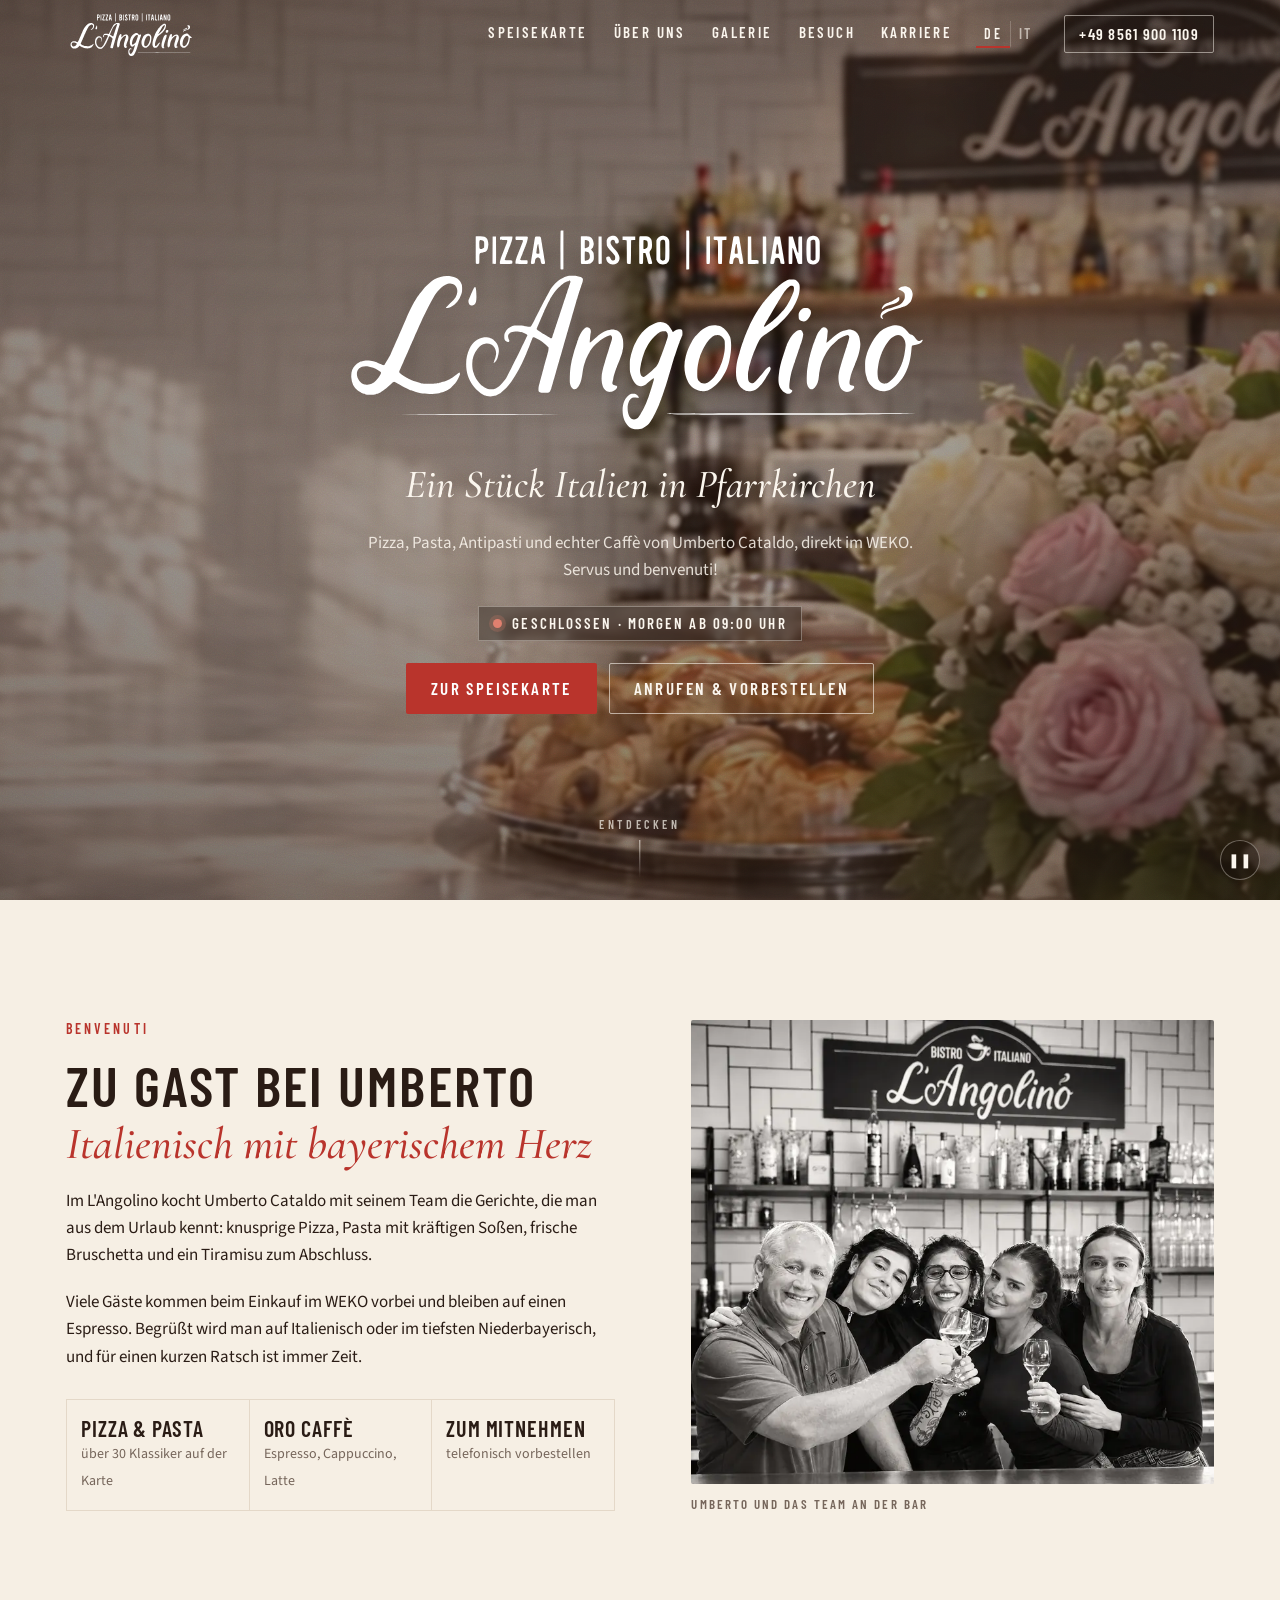
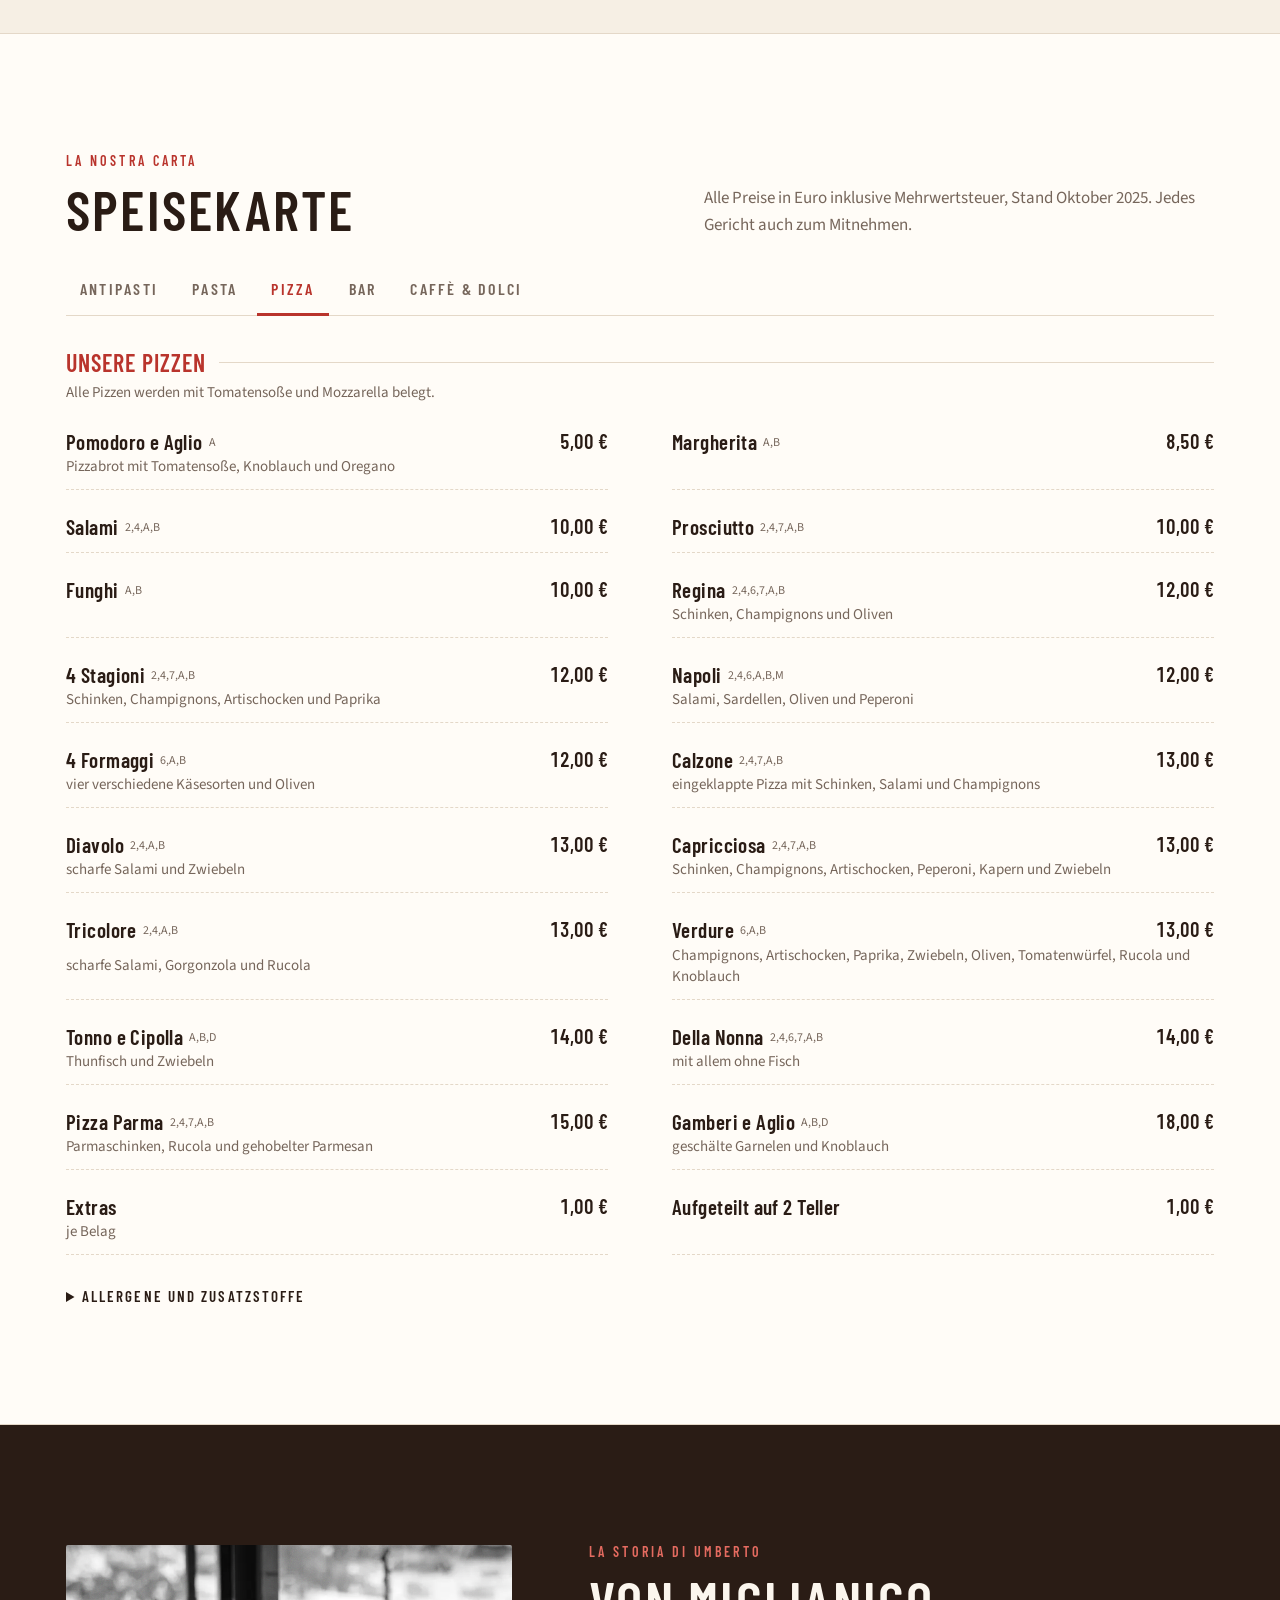
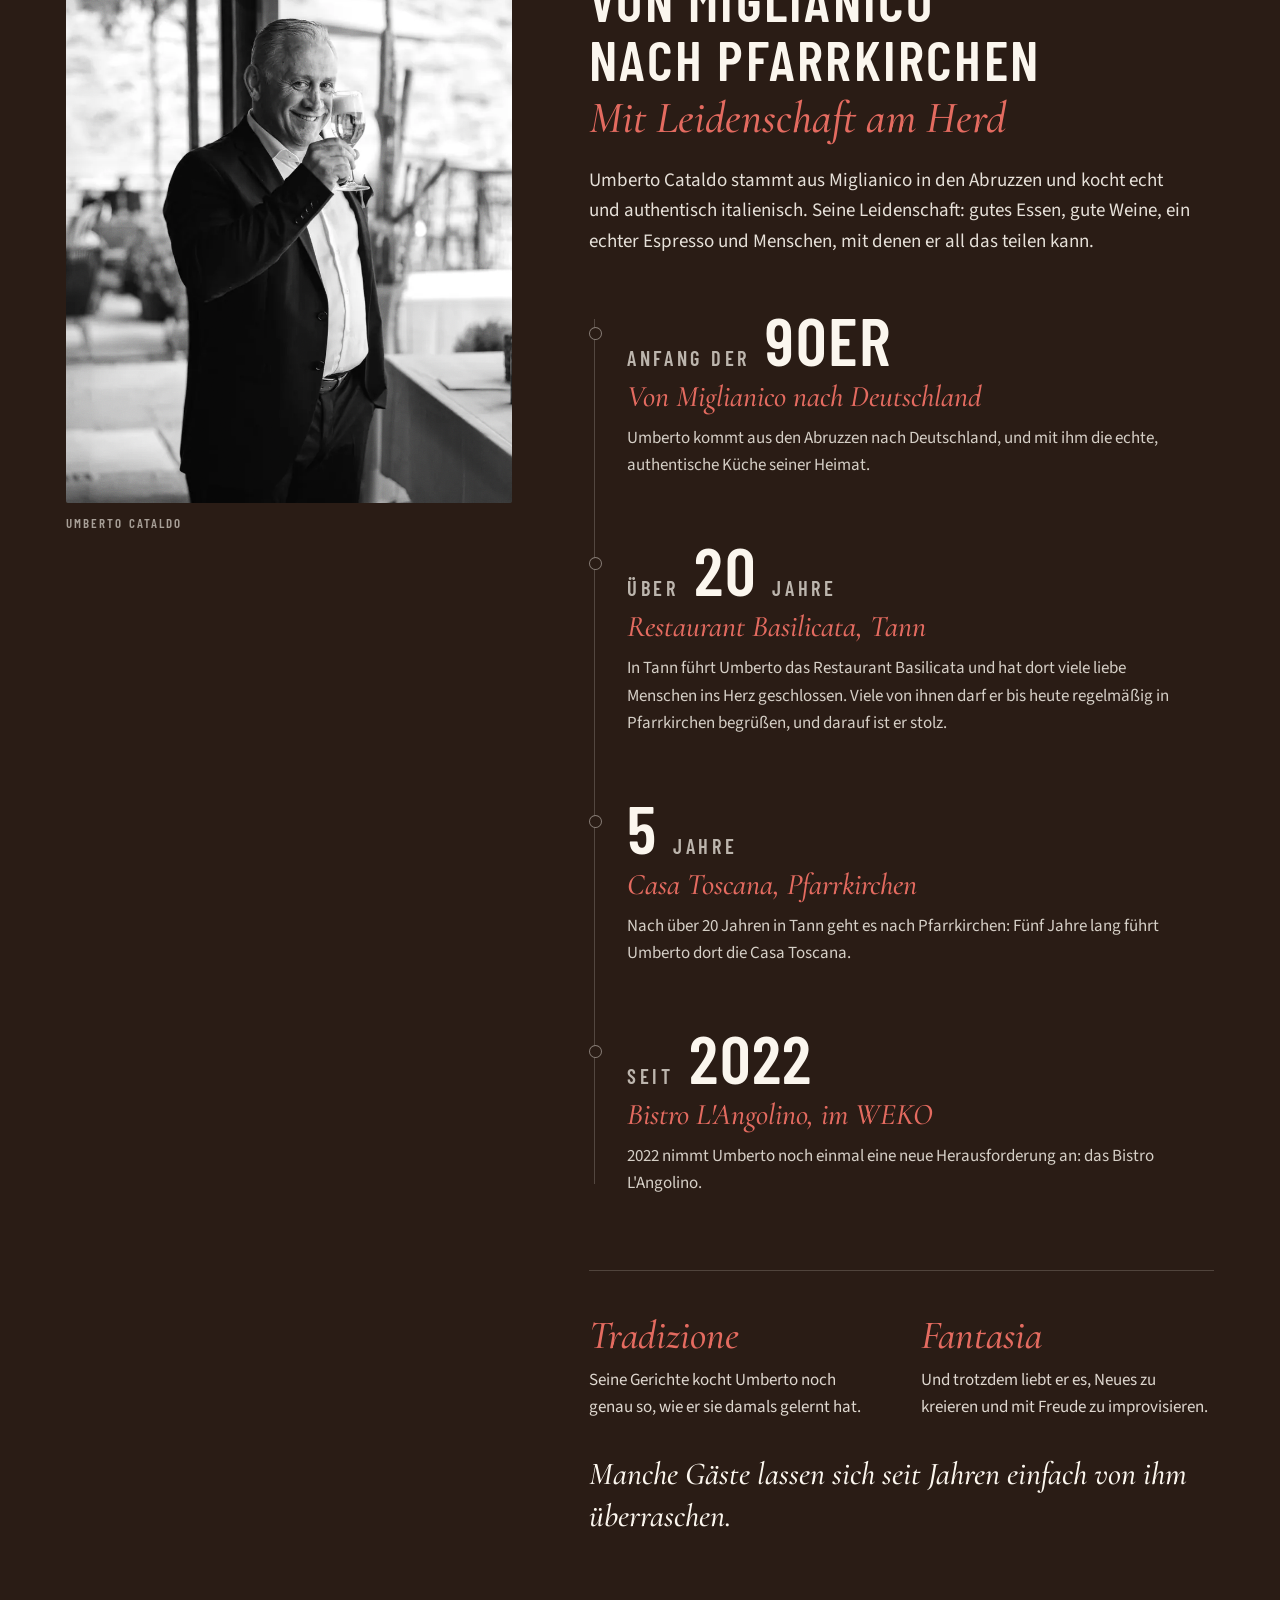
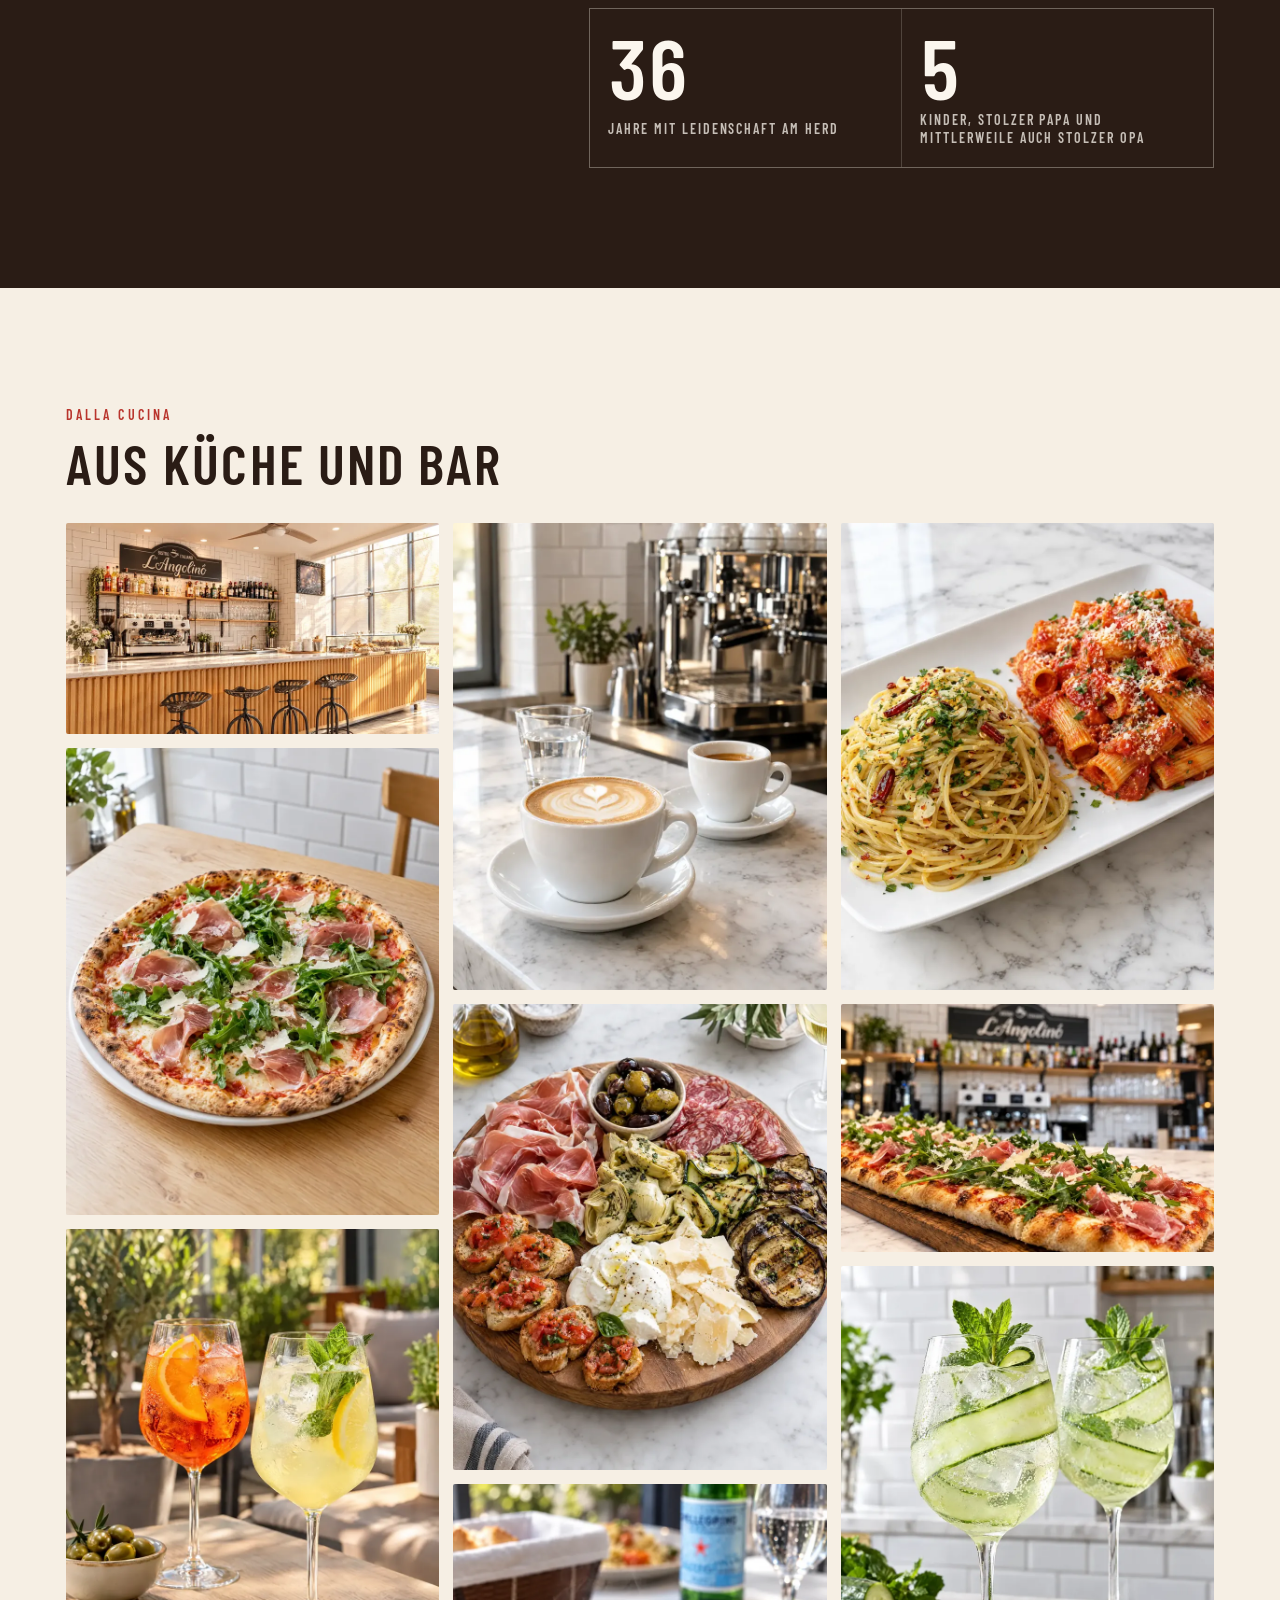
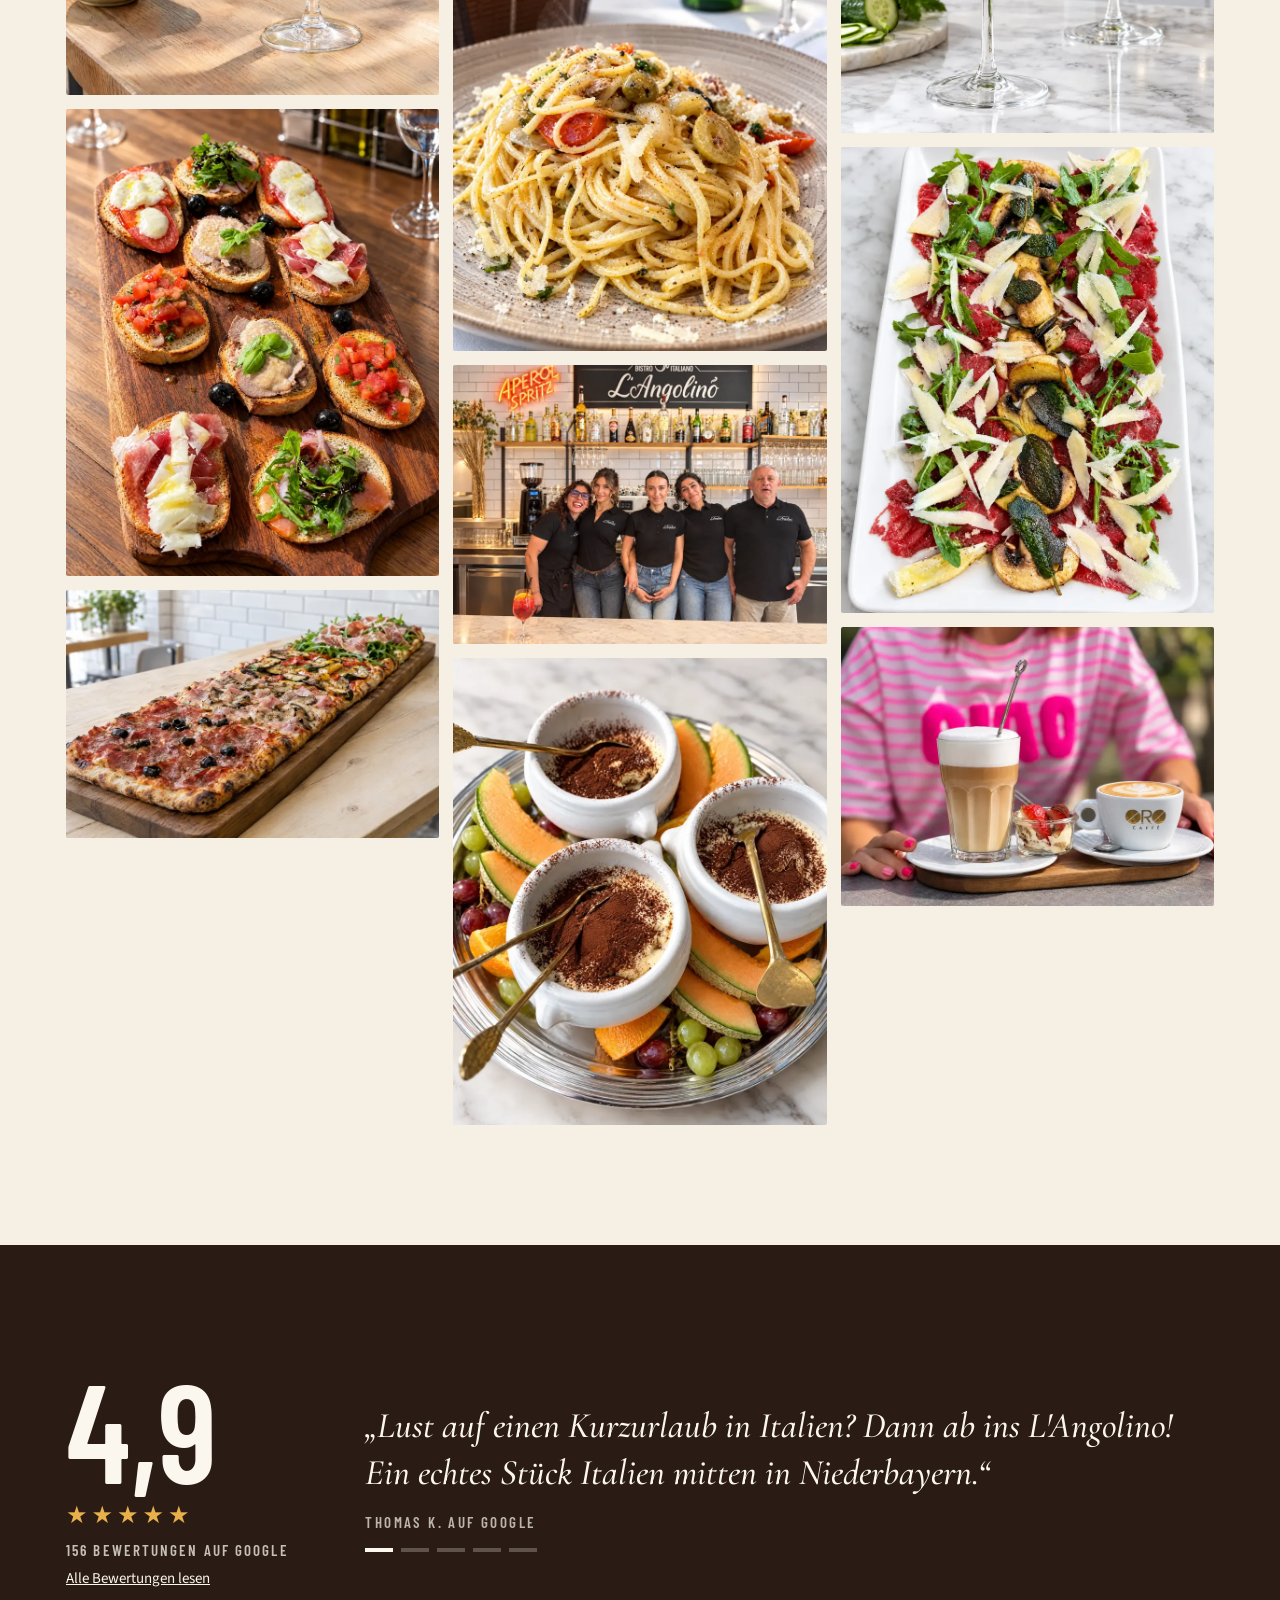
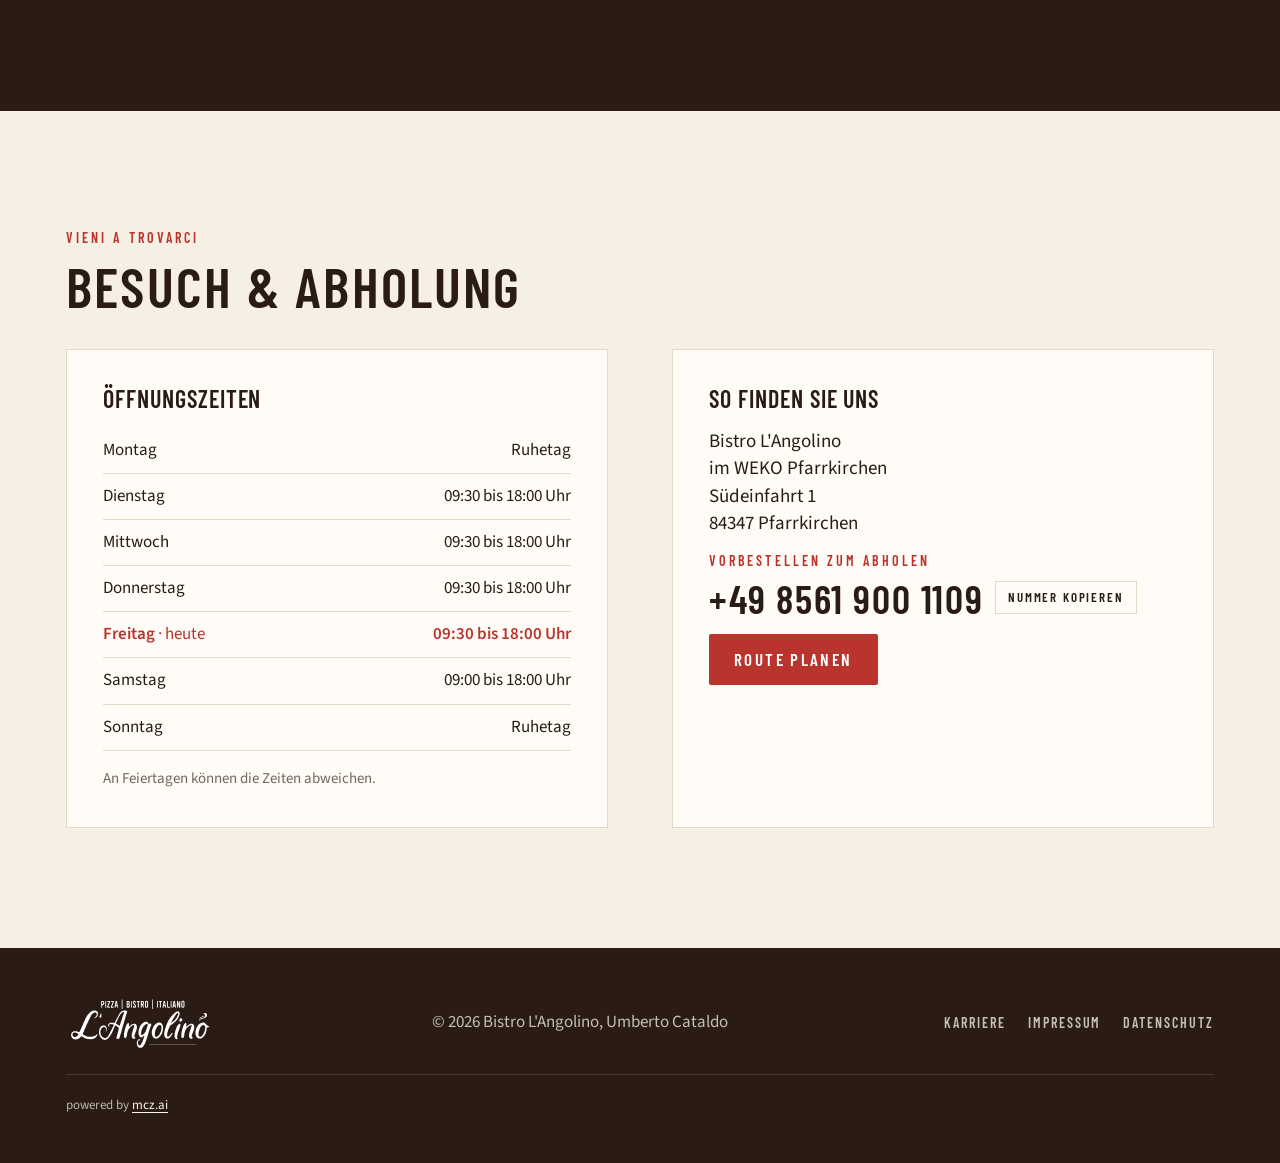
<file: index.html>
<!doctype html>
<html lang="de">
<head>
<meta charset="utf-8">
<meta name="viewport" content="width=device-width, initial-scale=1, viewport-fit=cover">
<title>L'Angolino Pfarrkirchen</title>
<meta name="description" content="Bistro L'Angolino im WEKO Pfarrkirchen: Pizza, Pasta, Antipasti und italienischer Caffè von Umberto Cataldo.">
<link rel="canonical" href="https://m5ki.github.io/angolino/">
<link rel="alternate" hreflang="de" href="https://m5ki.github.io/angolino/">
<link rel="alternate" hreflang="it" href="https://m5ki.github.io/angolino/it/">
<link rel="alternate" hreflang="x-default" href="https://m5ki.github.io/angolino/">
<meta property="og:type" content="website">
<meta property="og:locale" content="de_DE">
<meta property="og:locale:alternate" content="it_IT">
<meta property="og:site_name" content="L'Angolino Pfarrkirchen">
<meta property="og:title" content="L'Angolino Pfarrkirchen">
<meta property="og:description" content="Bistro L'Angolino im WEKO Pfarrkirchen: Pizza, Pasta, Antipasti und italienischer Caffè von Umberto Cataldo.">
<meta property="og:url" content="https://m5ki.github.io/angolino/">
<meta property="og:image" content="https://m5ki.github.io/angolino/assets/og-image.jpg">
<meta property="og:image:width" content="1200">
<meta property="og:image:height" content="630">
<meta property="og:image:alt" content="Bar des L'Angolino mit Siebträgermaschine, Flaschenregal und Croissants">
<meta name="twitter:card" content="summary_large_image">
<meta name="twitter:title" content="L'Angolino Pfarrkirchen">
<meta name="twitter:description" content="Bistro L'Angolino im WEKO Pfarrkirchen: Pizza, Pasta, Antipasti und italienischer Caffè von Umberto Cataldo.">
<meta name="twitter:image" content="https://m5ki.github.io/angolino/assets/og-image.jpg">
<meta name="twitter:image:alt" content="Bar des L'Angolino mit Siebträgermaschine, Flaschenregal und Croissants">
<link rel="icon" href="favicon.ico" sizes="48x48">
<link rel="icon" href="assets/favicon.svg" type="image/svg+xml">
<link rel="apple-touch-icon" href="assets/apple-touch-icon.png">
<link rel="preload" href="assets/fonts/barlow-condensed-latin-600.woff2" as="font" type="font/woff2" crossorigin>
<link rel="preload" href="assets/fonts/cormorant-garamond-italic-latin.woff2" as="font" type="font/woff2" crossorigin>
<link rel="preload" href="assets/fonts/source-sans-3-latin.woff2" as="font" type="font/woff2" crossorigin>
<link rel="stylesheet" href="css/style.css">
<script src="js/main.js" defer></script>
<script type="application/ld+json">
{
  "@context": "https://schema.org",
  "@type": "Restaurant",
  "@id": "https://m5ki.github.io/angolino/#restaurant",
  "name": "Bistro L'Angolino",
  "description": "Bistro L'Angolino im WEKO Pfarrkirchen: Pizza, Pasta, Antipasti und italienischer Caffè von Umberto Cataldo.",
  "url": "https://m5ki.github.io/angolino/",
  "image": "https://m5ki.github.io/angolino/assets/og-image.jpg",
  "telephone": "+49 8561 900 1109",
  "address": {
    "@type": "PostalAddress",
    "streetAddress": "Südeinfahrt 1",
    "postalCode": "84347",
    "addressLocality": "Pfarrkirchen",
    "addressCountry": "DE"
  },
  "servesCuisine": "Italienisch",
  "hasMenu": "https://m5ki.github.io/angolino/#karte",
  "openingHoursSpecification": [
    { "@type": "OpeningHoursSpecification", "dayOfWeek": ["Tuesday", "Wednesday", "Thursday", "Friday"], "opens": "09:30", "closes": "18:00" },
    { "@type": "OpeningHoursSpecification", "dayOfWeek": "Saturday", "opens": "09:00", "closes": "18:00" }
  ]
}
</script>
<meta name="robots" content="noindex, nofollow">
</head>
<body>

<header class="nav" id="nav">
  <div class="wrap">
    <a class="brand" href="#top" aria-label="L'Angolino, zum Seitenanfang">
      <img class="white" src="assets/logo_angolino_weiss.svg" width="2400" height="860" alt="">
      <img class="red" src="assets/logo_angolino.svg" width="2400" height="860" alt="">
    </a>
    <ul>
      <li><a class="l" href="#karte">Speisekarte</a></li>
      <li><a class="l" href="#benvenuti">Über uns</a></li>
      <li><a class="l" href="#galerie">Galerie</a></li>
      <li><a class="l" href="#besuch">Besuch</a></li>
      <li><a class="l" href="karriere">Karriere</a></li>
    </ul>
    <nav class="lang" aria-label="Sprache"><a href="./" hreflang="de" lang="de" aria-label="Deutsch" aria-current="page">DE</a><a href="it/" hreflang="it" lang="it" aria-label="Italiano">IT</a></nav>
    <a class="tel" href="tel:+4985619001109">+49 8561 900 1109</a>
  </div>
</header>

<main id="top">
  <section class="hero" aria-label="Willkommen">
    <img class="poster" src="assets/img/00_hero_bar-1600.webp" srcset="assets/img/00_hero_bar-800.webp 800w, assets/img/00_hero_bar-1600.webp 1600w" sizes="100vw" width="1600" height="905" alt="" fetchpriority="high">
    <!-- Quellen setzt js/main.js nach dem Laden (im Datensparmodus gar nicht), siehe README.
         hidden, weil Chrome ohne JavaScript sonst leere Video-Bedienelemente über dem Poster zeigt -->
    <video id="vid" autoplay muted loop playsinline preload="metadata" aria-hidden="true" hidden></video>
    <div class="inner">
      <h1><img class="logo" src="assets/logo_angolino_weiss.svg" width="2400" height="860" alt="L'Angolino, Pizza, Bistro, Italiano"></h1>
      <p class="claim">Ein Stück Italien in Pfarrkirchen</p>
      <p class="sub">Pizza, Pasta, Antipasti und echter Caffè von Umberto Cataldo, direkt im WEKO. Servus und benvenuti!</p>
      <div class="status" id="status"><i></i><span id="statusText">Öffnungszeiten</span></div>
      <div class="ctas">
        <a class="btn red" href="#karte">Zur Speisekarte</a>
        <a class="btn ghost" href="#besuch">Anrufen &amp; vorbestellen</a>
      </div>
    </div>
    <button class="vidtoggle" id="vidToggle" type="button" aria-label="Video anhalten" hidden>❚❚</button>
    <a class="scroll" href="#benvenuti">Entdecken<span></span></a>
  </section>

  <section class="intro" id="benvenuti">
    <div class="wrap grid">
      <div class="text reveal">
        <div class="eyebrow">Benvenuti</div>
        <h2>Zu Gast bei Umberto <span class="it">Italienisch mit bayerischem Herz</span></h2>
        <p>Im L'Angolino kocht Umberto Cataldo mit seinem Team die Gerichte, die man aus dem Urlaub kennt: knusprige Pizza, Pasta mit kräftigen Soßen, frische Bruschetta und ein Tiramisu zum Abschluss.</p>
        <p>Viele Gäste kommen beim Einkauf im WEKO vorbei und bleiben auf einen Espresso. Begrüßt wird man auf Italienisch oder im tiefsten Niederbayerisch, und für einen kurzen Ratsch ist immer Zeit.</p>
        <div class="facts">
          <div><b>Pizza &amp; Pasta</b><span>über 30 Klassiker auf der Karte</span></div>
          <div><b>Oro Caffè</b><span>Espresso, Cappuccino, Latte</span></div>
          <div><b>Zum Mitnehmen</b><span>telefonisch vorbestellen</span></div>
        </div>
      </div>
      <figure class="reveal">
        <img src="assets/img/30_team_sw_editorial-1600.webp" srcset="assets/img/30_team_sw_editorial-800.webp 800w, assets/img/30_team_sw_editorial-1600.webp 1600w" sizes="(max-width: 860px) calc(100vw - 32px), (max-width: 1180px) 46vw, 540px" width="1600" height="1422" alt="Umberto Cataldo und sein Team stoßen an der Bar des L'Angolino an" loading="lazy" decoding="async">
        <figcaption>Umberto und das Team an der Bar</figcaption>
      </figure>
    </div>
  </section>

  <section class="menu" id="karte">
    <div class="wrap">
      <div class="head reveal">
        <div class="titles">
          <div class="eyebrow">La nostra carta</div>
          <h2>Speisekarte</h2>
        </div>
        <p>Alle Preise in Euro inklusive Mehrwertsteuer, Stand <span id="menuStand">Oktober 2025</span>. Jedes Gericht auch zum Mitnehmen.</p>
      </div>
      <!-- Tabs und Gerichte kommen aus data/speisekarte.json -->
      <div class="tabs" role="tablist" id="tabs" aria-label="Kategorien der Speisekarte"></div>
      <div id="menuPanel" role="tabpanel" class="cols" tabindex="0">
        <noscript><p class="note">Zum Anzeigen der Speisekarte bitte JavaScript aktivieren oder unter +49 8561 900 1109 anrufen.</p></noscript>
      </div>
      <details class="legend">
        <summary>Allergene und Zusatzstoffe</summary>
        <p>1 Farbstoffe, 2 Konservierungsstoffe, 3 Antioxidationsmittel, 4 Geschmacksverstärker, 5 geschwefelt, 6 geschwärzt, 7 Phosphat, 8 Süßungsmittel, 9 koffeinhaltig, 10 Phenylalaninquelle. A glutenhaltiges Getreide, B Milch (Laktose), C Eier, D Fisch, E Senf.</p>
      </details>
    </div>
  </section>

  <section class="storia" id="umberto" aria-labelledby="storia-titel">
    <div class="wrap grid">
      <figure class="portrait wipe">
        <div class="frame"><img src="assets/img/umberto_portrait-1600.webp" srcset="assets/img/umberto_portrait-800.webp 800w, assets/img/umberto_portrait-1600.webp 1170w" sizes="(max-width: 900px) calc(100vw - 32px), 480px" width="1170" height="1463" alt="Umberto Cataldo hebt lächelnd sein Glas" loading="lazy" decoding="async"></div>
        <figcaption>Umberto Cataldo</figcaption>
      </figure>
      <div class="story">
        <div class="titles reveal">
          <div class="eyebrow">La storia di Umberto</div>
          <h2 id="storia-titel">Von Miglianico nach Pfarrkirchen <span class="it">Mit Leidenschaft am Herd</span></h2>
        </div>
        <p class="lead reveal">Umberto Cataldo stammt aus Miglianico in den Abruzzen und kocht echt und authentisch italienisch. Seine Leidenschaft: gutes Essen, gute Weine, ein echter Espresso und Menschen, mit denen er all das teilen kann.</p>
        <ol class="timeline" id="timeline">
          <li class="station reveal">
            <span class="wann"><small>Anfang der</small> 90er</span>
            <span class="wo">Von Miglianico nach Deutschland</span>
            <p>Umberto kommt aus den Abruzzen nach Deutschland, und mit ihm die echte, authentische Küche seiner Heimat.</p>
          </li>
          <li class="station reveal">
            <span class="wann"><small>Über</small> 20 <small>Jahre</small></span>
            <span class="wo">Restaurant Basilicata, Tann</span>
            <p>In Tann führt Umberto das Restaurant Basilicata und hat dort viele liebe Menschen ins Herz geschlossen. Viele von ihnen darf er bis heute regelmäßig in Pfarrkirchen begrüßen, und darauf ist er stolz.</p>
          </li>
          <li class="station reveal">
            <span class="wann">5 <small>Jahre</small></span>
            <span class="wo">Casa Toscana, Pfarrkirchen</span>
            <p>Nach über 20 Jahren in Tann geht es nach Pfarrkirchen: Fünf Jahre lang führt Umberto dort die Casa Toscana.</p>
          </li>
          <li class="station reveal">
            <span class="wann"><small>Seit</small> 2022</span>
            <span class="wo">Bistro L'Angolino, im WEKO</span>
            <p>2022 nimmt Umberto noch einmal eine neue Herausforderung an: das Bistro L'Angolino.</p>
          </li>
        </ol>
        <div class="haltung reveal">
          <div><span class="label">Tradizione</span><p>Seine Gerichte kocht Umberto noch genau so, wie er sie damals gelernt hat.</p></div>
          <div><span class="label">Fantasia</span><p>Und trotzdem liebt er es, Neues zu kreieren und mit Freude zu improvisieren.</p></div>
          <p class="ueberraschung">Manche Gäste lassen sich seit Jahren einfach von ihm überraschen.</p>
        </div>
        <div class="kennzahlen reveal">
          <div><b data-zaehlen="36">36</b><span>Jahre mit Leidenschaft am Herd</span></div>
          <div><b>5</b><span>Kinder, stolzer Papa und mittlerweile auch stolzer Opa</span></div>
        </div>
      </div>
    </div>
  </section>

  <section class="gal" id="galerie">
    <div class="wrap">
      <div class="head reveal">
        <div class="eyebrow">Dalla cucina</div>
        <h2>Aus Küche und Bar</h2>
      </div>
      <div class="mosaic" id="mosaic">
        <!-- galerie:start -->
        <button type="button" data-src="assets/img/62_bar_innen_studio-1600.webp" aria-label="Die Bar im L'Angolino mit Theke und Barhockern vergrößern"><img src="assets/img/62_bar_innen_studio-800.webp" srcset="assets/img/62_bar_innen_studio-800.webp 800w, assets/img/62_bar_innen_studio-1600.webp 1600w" sizes="(max-width: 605px) calc(100vw - 32px), (max-width: 899px) calc(50vw - 23px), (max-width: 1180px) calc(33vw - 20px), 374px" width="1600" height="905" alt="Die Bar im L'Angolino mit Theke und Barhockern" loading="lazy" decoding="async"></button>
        <button type="button" data-src="assets/img/02_pizza_parma-1600.webp" aria-label="Pizza Parma mit Parmaschinken, Rucola und Parmesan vergrößern"><img src="assets/img/02_pizza_parma-800.webp" srcset="assets/img/02_pizza_parma-800.webp 800w, assets/img/02_pizza_parma-1600.webp 1280w" sizes="(max-width: 605px) calc(100vw - 32px), (max-width: 899px) calc(50vw - 23px), (max-width: 1180px) calc(33vw - 20px), 374px" width="1280" height="1600" alt="Pizza Parma mit Parmaschinken, Rucola und Parmesan" loading="lazy" decoding="async"></button>
        <button type="button" data-src="assets/img/34_aperitivo_v2-1600.webp" aria-label="Aperol Spritz und Limoncello Spritz vergrößern"><img src="assets/img/34_aperitivo_v2-800.webp" srcset="assets/img/34_aperitivo_v2-800.webp 800w, assets/img/34_aperitivo_v2-1600.webp 1280w" sizes="(max-width: 605px) calc(100vw - 32px), (max-width: 899px) calc(50vw - 23px), (max-width: 1180px) calc(33vw - 20px), 374px" width="1280" height="1600" alt="Aperol Spritz und Limoncello Spritz" loading="lazy" decoding="async"></button>
        <button type="button" data-src="assets/img/60_bruschetta_studio-1600.webp" aria-label="Bruschetta-Brett mit verschiedenen Belägen vergrößern"><img src="assets/img/60_bruschetta_studio-800.webp" srcset="assets/img/60_bruschetta_studio-800.webp 800w, assets/img/60_bruschetta_studio-1600.webp 1280w" sizes="(max-width: 605px) calc(100vw - 32px), (max-width: 899px) calc(50vw - 23px), (max-width: 1180px) calc(33vw - 20px), 374px" width="1280" height="1600" alt="Bruschetta-Brett mit verschiedenen Belägen" loading="lazy" decoding="async"></button>
        <button type="button" data-src="assets/img/36_pizza_taglio_brett-1600.webp" aria-label="Pizza vom Brett mit vier Belägen vergrößern"><img src="assets/img/36_pizza_taglio_brett-800.webp" srcset="assets/img/36_pizza_taglio_brett-800.webp 800w, assets/img/36_pizza_taglio_brett-1600.webp 1600w" sizes="(max-width: 605px) calc(100vw - 32px), (max-width: 899px) calc(50vw - 23px), (max-width: 1180px) calc(33vw - 20px), 374px" width="1600" height="1063" alt="Pizza vom Brett mit vier Belägen" loading="lazy" decoding="async"></button>
        <button type="button" data-src="assets/img/09_cappuccino_espresso-1600.webp" aria-label="Cappuccino und Espresso an der Bar vergrößern"><img src="assets/img/09_cappuccino_espresso-800.webp" srcset="assets/img/09_cappuccino_espresso-800.webp 800w, assets/img/09_cappuccino_espresso-1600.webp 1280w" sizes="(max-width: 605px) calc(100vw - 32px), (max-width: 899px) calc(50vw - 23px), (max-width: 1180px) calc(33vw - 20px), 374px" width="1280" height="1600" alt="Cappuccino und Espresso an der Bar" loading="lazy" decoding="async"></button>
        <button type="button" data-src="assets/img/37_antipasti_brett-1600.webp" aria-label="Antipasti-Brett mit Schinken, Salami und Gemüse vergrößern"><img src="assets/img/37_antipasti_brett-800.webp" srcset="assets/img/37_antipasti_brett-800.webp 800w, assets/img/37_antipasti_brett-1600.webp 1280w" sizes="(max-width: 605px) calc(100vw - 32px), (max-width: 899px) calc(50vw - 23px), (max-width: 1180px) calc(33vw - 20px), 374px" width="1280" height="1600" alt="Antipasti-Brett mit Schinken, Salami und Gemüse" loading="lazy" decoding="async"></button>
        <button type="button" data-src="assets/img/04_spaghetti-1600.webp" aria-label="Spaghetti mit Kirschtomaten und Parmesan vergrößern"><img src="assets/img/04_spaghetti-800.webp" srcset="assets/img/04_spaghetti-800.webp 800w, assets/img/04_spaghetti-1600.webp 1280w" sizes="(max-width: 605px) calc(100vw - 32px), (max-width: 899px) calc(50vw - 23px), (max-width: 1180px) calc(33vw - 20px), 374px" width="1280" height="1600" alt="Spaghetti mit Kirschtomaten und Parmesan" loading="lazy" decoding="async"></button>
        <button type="button" data-src="assets/img/32_team_theke_v2-1600.webp" aria-label="Das Team hinter der Theke vergrößern"><img src="assets/img/32_team_theke_v2-800.webp" srcset="assets/img/32_team_theke_v2-800.webp 800w, assets/img/32_team_theke_v2-1600.webp 1600w" sizes="(max-width: 605px) calc(100vw - 32px), (max-width: 899px) calc(50vw - 23px), (max-width: 1180px) calc(33vw - 20px), 374px" width="1600" height="1195" alt="Das Team hinter der Theke" loading="lazy" decoding="async"></button>
        <button type="button" data-src="assets/img/08_tiramisu-1600.webp" aria-label="Tiramisu mit Melone vergrößern"><img src="assets/img/08_tiramisu-800.webp" srcset="assets/img/08_tiramisu-800.webp 800w, assets/img/08_tiramisu-1600.webp 1280w" sizes="(max-width: 605px) calc(100vw - 32px), (max-width: 899px) calc(50vw - 23px), (max-width: 1180px) calc(33vw - 20px), 374px" width="1280" height="1600" alt="Tiramisu mit Melone" loading="lazy" decoding="async"></button>
        <button type="button" data-src="assets/img/38_pasta_duo-1600.webp" aria-label="Spaghetti Aglio Olio und Rigatoni Arrabiata vergrößern"><img src="assets/img/38_pasta_duo-800.webp" srcset="assets/img/38_pasta_duo-800.webp 800w, assets/img/38_pasta_duo-1600.webp 1280w" sizes="(max-width: 605px) calc(100vw - 32px), (max-width: 899px) calc(50vw - 23px), (max-width: 1180px) calc(33vw - 20px), 374px" width="1280" height="1600" alt="Spaghetti Aglio Olio und Rigatoni Arrabiata" loading="lazy" decoding="async"></button>
        <button type="button" data-src="assets/img/33_pizza_taglio_theke_v2-1600.webp" aria-label="Pizza mit Parmaschinken und Rucola an der Theke vergrößern"><img src="assets/img/33_pizza_taglio_theke_v2-800.webp" srcset="assets/img/33_pizza_taglio_theke_v2-800.webp 800w, assets/img/33_pizza_taglio_theke_v2-1600.webp 1600w" sizes="(max-width: 605px) calc(100vw - 32px), (max-width: 899px) calc(50vw - 23px), (max-width: 1180px) calc(33vw - 20px), 374px" width="1600" height="1063" alt="Pizza mit Parmaschinken und Rucola an der Theke" loading="lazy" decoding="async"></button>
        <button type="button" data-src="assets/img/40_gurkenspritz-1600.webp" aria-label="Gurkenspritz mit Minze vergrößern"><img src="assets/img/40_gurkenspritz-800.webp" srcset="assets/img/40_gurkenspritz-800.webp 800w, assets/img/40_gurkenspritz-1600.webp 1280w" sizes="(max-width: 605px) calc(100vw - 32px), (max-width: 899px) calc(50vw - 23px), (max-width: 1180px) calc(33vw - 20px), 374px" width="1280" height="1600" alt="Gurkenspritz mit Minze" loading="lazy" decoding="async"></button>
        <button type="button" data-src="assets/img/05_carpaccio-1600.webp" aria-label="Carpaccio mit Rucola und Parmesan vergrößern"><img src="assets/img/05_carpaccio-800.webp" srcset="assets/img/05_carpaccio-800.webp 800w, assets/img/05_carpaccio-1600.webp 1280w" sizes="(max-width: 605px) calc(100vw - 32px), (max-width: 899px) calc(50vw - 23px), (max-width: 1180px) calc(33vw - 20px), 374px" width="1280" height="1600" alt="Carpaccio mit Rucola und Parmesan" loading="lazy" decoding="async"></button>
        <button type="button" data-src="assets/img/61_latte_cappuccino_studio-1600.webp" aria-label="Latte Macchiato, Cappuccino und Tiramisu mit Erdbeeren vergrößern"><img src="assets/img/61_latte_cappuccino_studio-800.webp" srcset="assets/img/61_latte_cappuccino_studio-800.webp 800w, assets/img/61_latte_cappuccino_studio-1600.webp 1600w" sizes="(max-width: 605px) calc(100vw - 32px), (max-width: 899px) calc(50vw - 23px), (max-width: 1180px) calc(33vw - 20px), 374px" width="1600" height="1195" alt="Latte Macchiato, Cappuccino und Tiramisu mit Erdbeeren" loading="lazy" decoding="async"></button>
        <!-- galerie:end -->
      </div>
    </div>
  </section>

  <section class="voices" aria-label="Bewertungen unserer Gäste">
    <div class="wrap grid">
      <div class="score reveal">
        <b id="score">4,9</b>
        <div class="stars" aria-hidden="true">★★★★★</div>
        <span id="scoreCount">156 Bewertungen auf Google</span>
        <a href="https://maps.app.goo.gl/Tx8iFF7YotJz7dkh9" target="_blank" rel="noopener">Alle Bewertungen lesen</a>
      </div>
      <!-- Zitate kommen aus data/bewertungen.json, das erste steht hier als Fallback -->
      <div class="quote" id="quote" aria-live="off">
        <blockquote id="qText">„Lust auf einen Kurzurlaub in Italien? Dann ab ins L'Angolino! Ein echtes Stück Italien mitten in Niederbayern.“</blockquote>
        <cite id="qName">Thomas K. auf Google</cite>
        <div class="dots" id="qDots"></div>
      </div>
    </div>
  </section>

  <section class="visit" id="besuch">
    <div class="wrap">
      <div class="titles reveal">
        <div class="eyebrow">Vieni a trovarci</div>
        <h2>Besuch &amp; Abholung</h2>
      </div>
      <div class="grid">
        <div class="box reveal">
          <h3>Öffnungszeiten</h3>
          <!-- Fallback ohne JavaScript; mit JavaScript wird die Tabelle aus data/oeffnungszeiten.json neu aufgebaut -->
          <table class="hours" id="hours">
            <tbody>
              <tr><td>Montag</td><td>Ruhetag</td></tr>
              <tr><td>Dienstag</td><td>09:30 bis 18:00 Uhr</td></tr>
              <tr><td>Mittwoch</td><td>09:30 bis 18:00 Uhr</td></tr>
              <tr><td>Donnerstag</td><td>09:30 bis 18:00 Uhr</td></tr>
              <tr><td>Freitag</td><td>09:30 bis 18:00 Uhr</td></tr>
              <tr><td>Samstag</td><td>09:00 bis 18:00 Uhr</td></tr>
              <tr><td>Sonntag</td><td>Ruhetag</td></tr>
            </tbody>
          </table>
          <p class="note">An Feiertagen können die Zeiten abweichen.</p>
        </div>
        <div class="box reveal">
          <h3>So finden Sie uns</h3>
          <address>Bistro L'Angolino<br>im WEKO Pfarrkirchen<br>Südeinfahrt 1<br>84347 Pfarrkirchen</address>
          <div>
            <div class="eyebrow">Vorbestellen zum Abholen</div>
            <div class="phone"><span class="num" id="num">+49 8561 900 1109</span><button class="copy" id="copy" type="button" hidden>Nummer kopieren</button></div>
          </div>
          <a class="btn red" href="https://www.google.com/maps/dir/?api=1&amp;destination=Bistro+L%C2%B4Angolino+S%C3%BCdeinfahrt+1+84347+Pfarrkirchen" target="_blank" rel="noopener">Route planen</a>
        </div>
      </div>
    </div>
  </section>
</main>

<footer>
  <div class="wrap">
    <img src="assets/logo_angolino_weiss.svg" width="2400" height="860" alt="L'Angolino" loading="lazy">
    <span>© 2026 Bistro L'Angolino, Umberto Cataldo</span>
    <nav aria-label="Weitere Seiten"><a href="karriere">Karriere</a><a href="impressum">Impressum</a><a href="datenschutz">Datenschutz</a></nav>
    <p class="powered">powered by <a href="https://www.mcz.ai" target="_blank" rel="noopener">mcz.ai</a></p>
  </div>
</footer>

<div class="lb" id="lb" role="dialog" aria-modal="true" aria-label="Bildansicht" hidden><button type="button" id="lbClose" aria-label="Bild schließen">✕</button><img id="lbImg" alt=""></div>

</body>
</html>
</file>
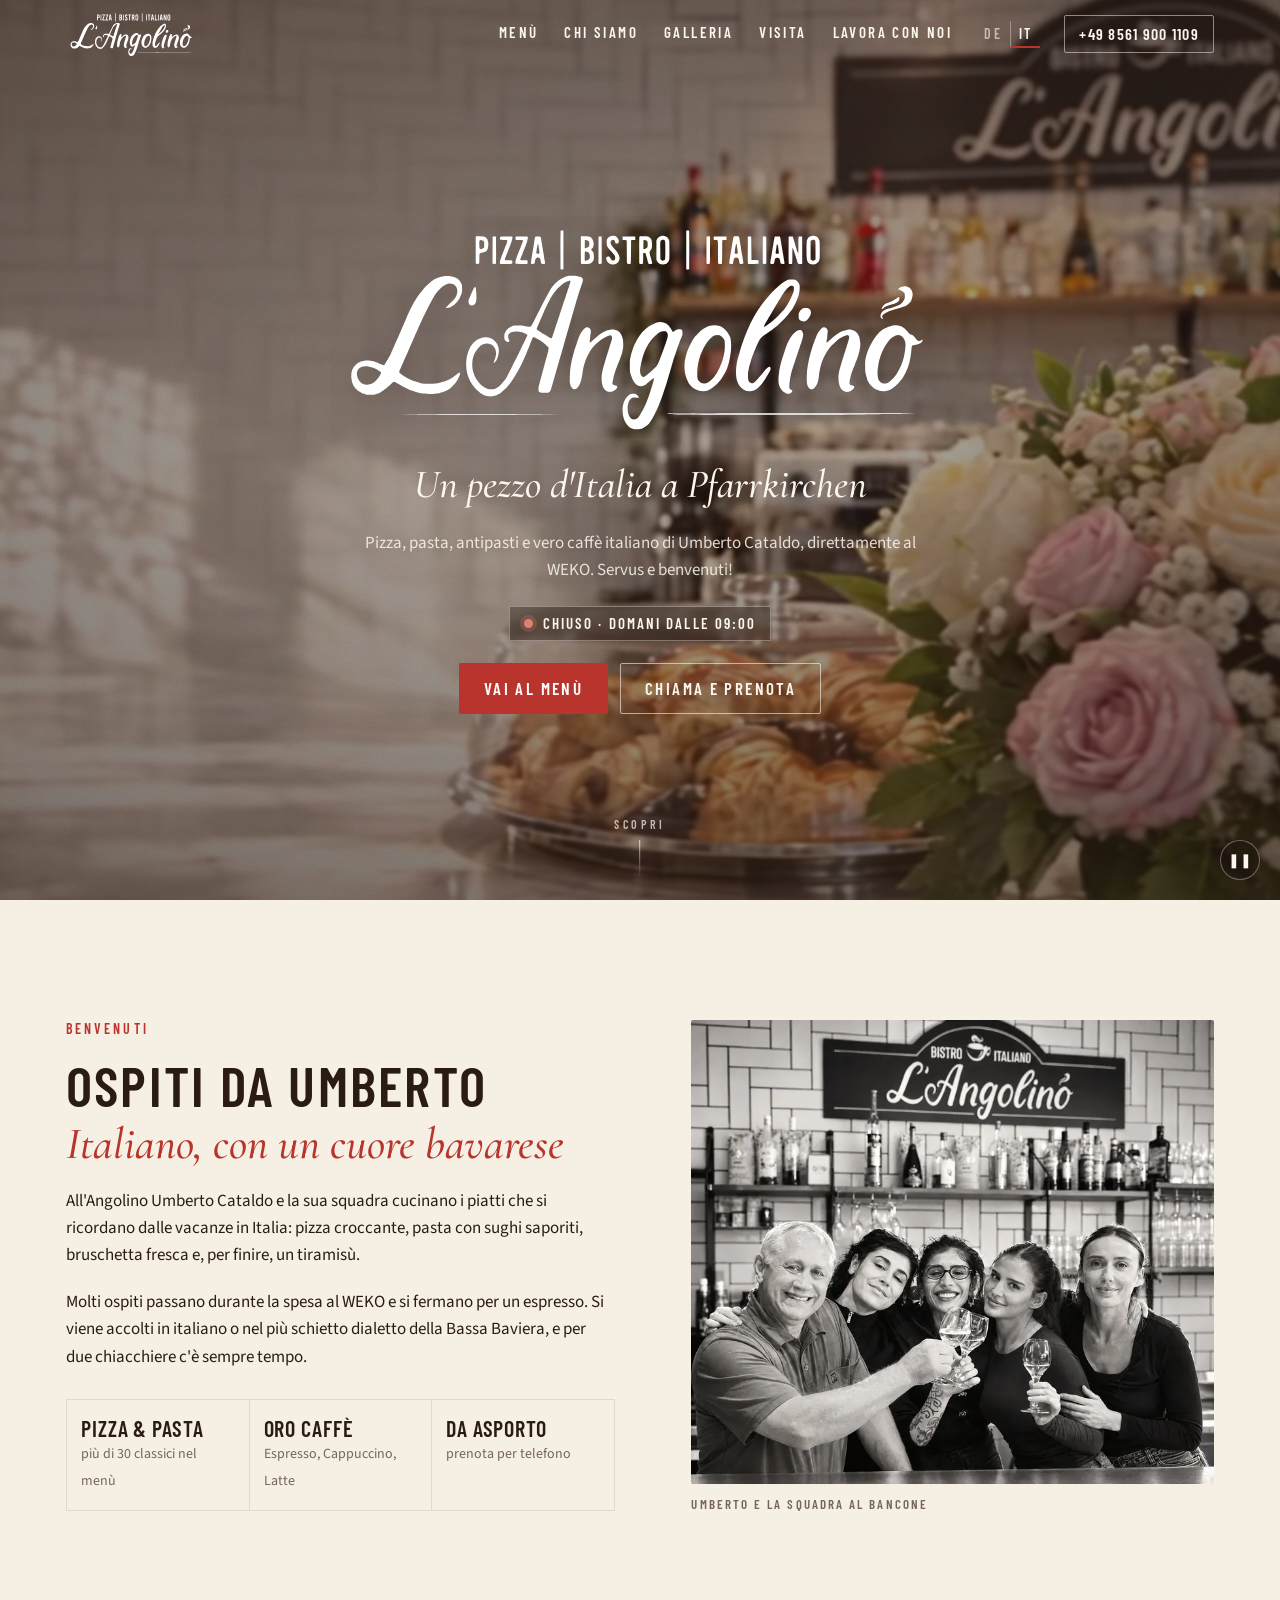
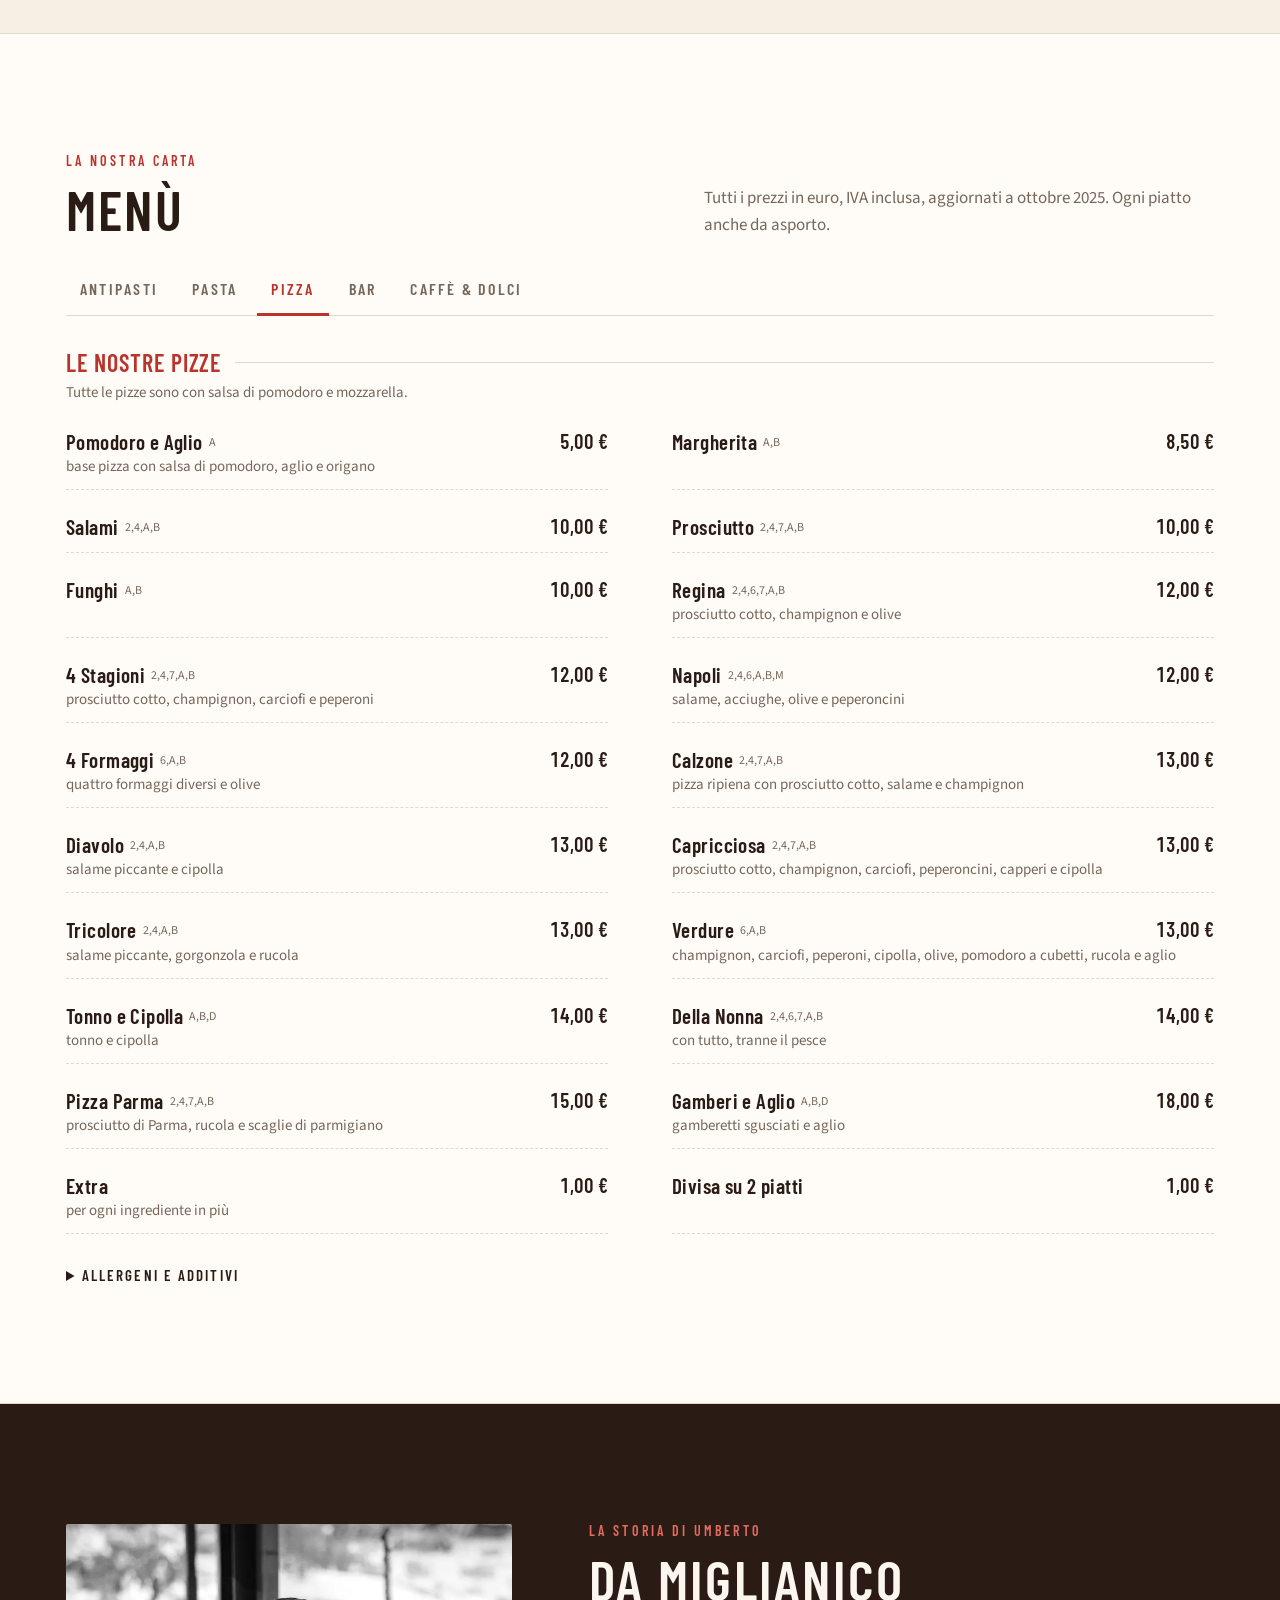
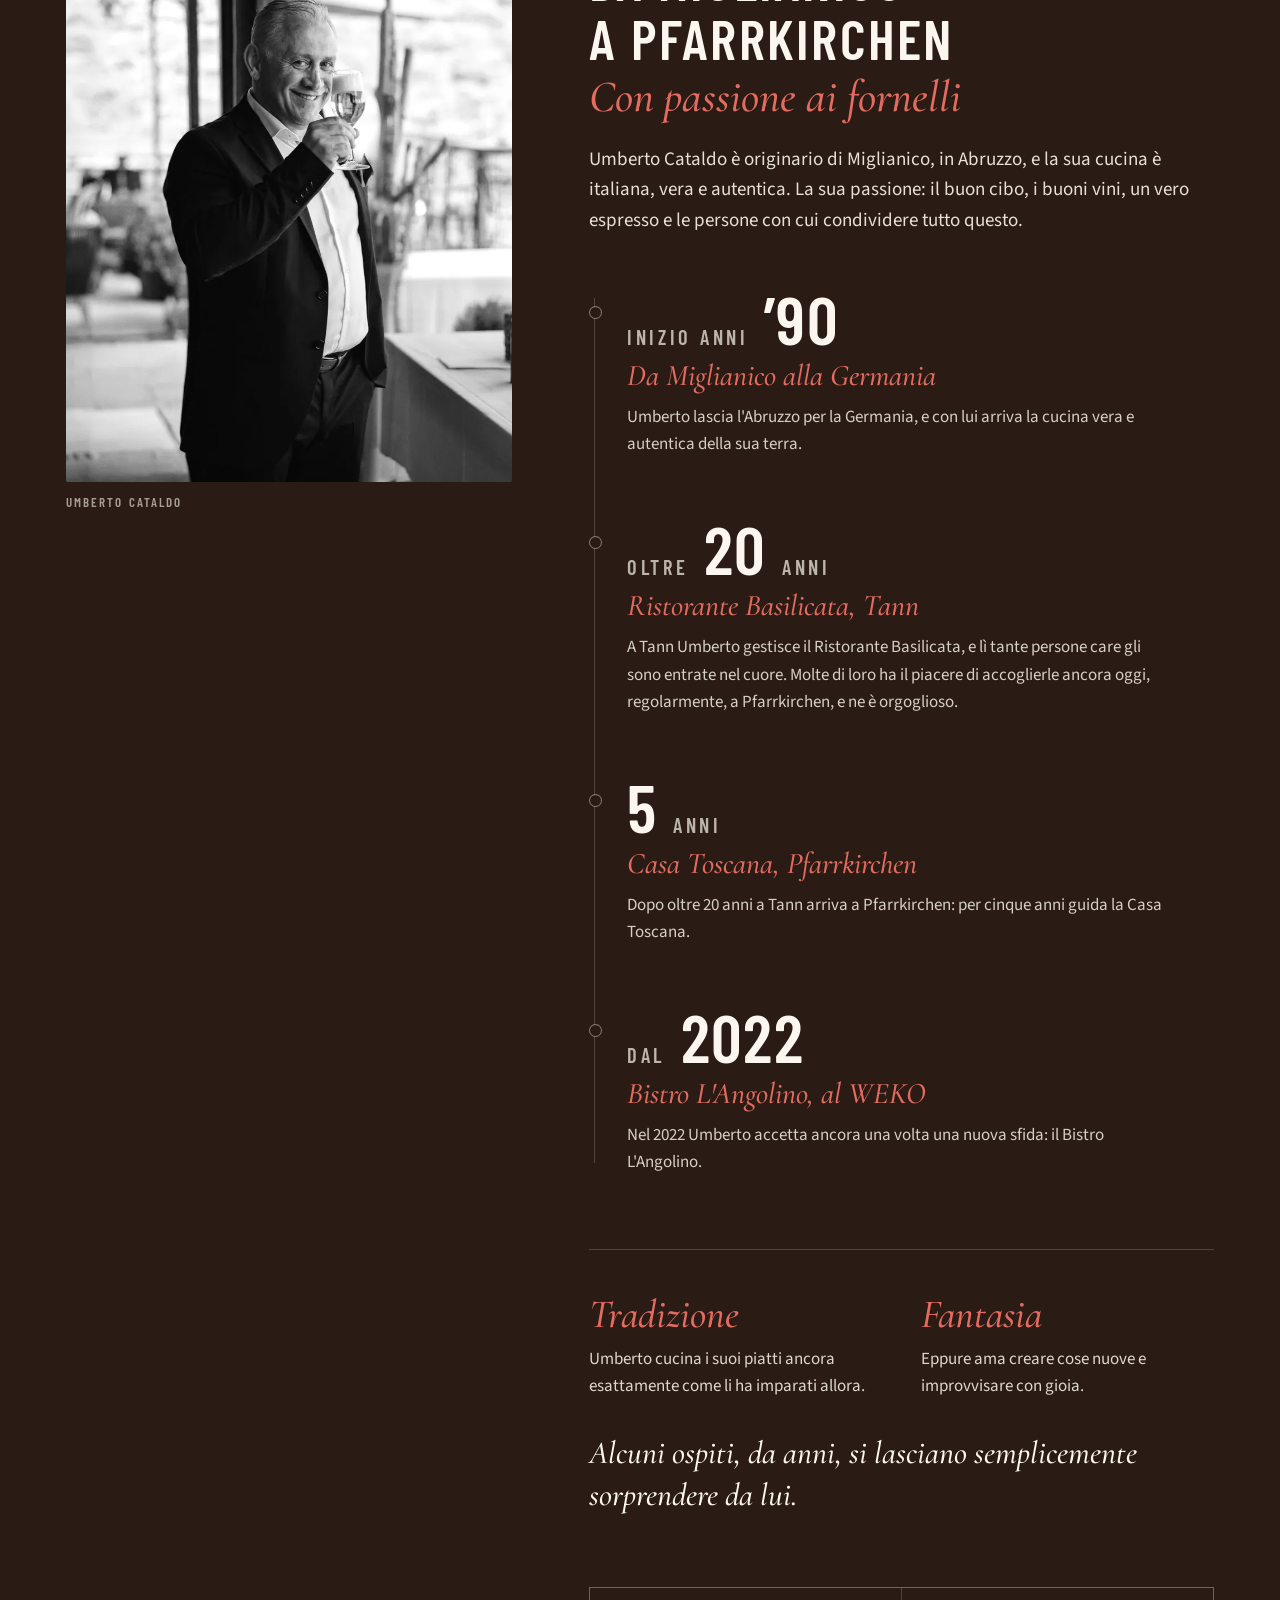
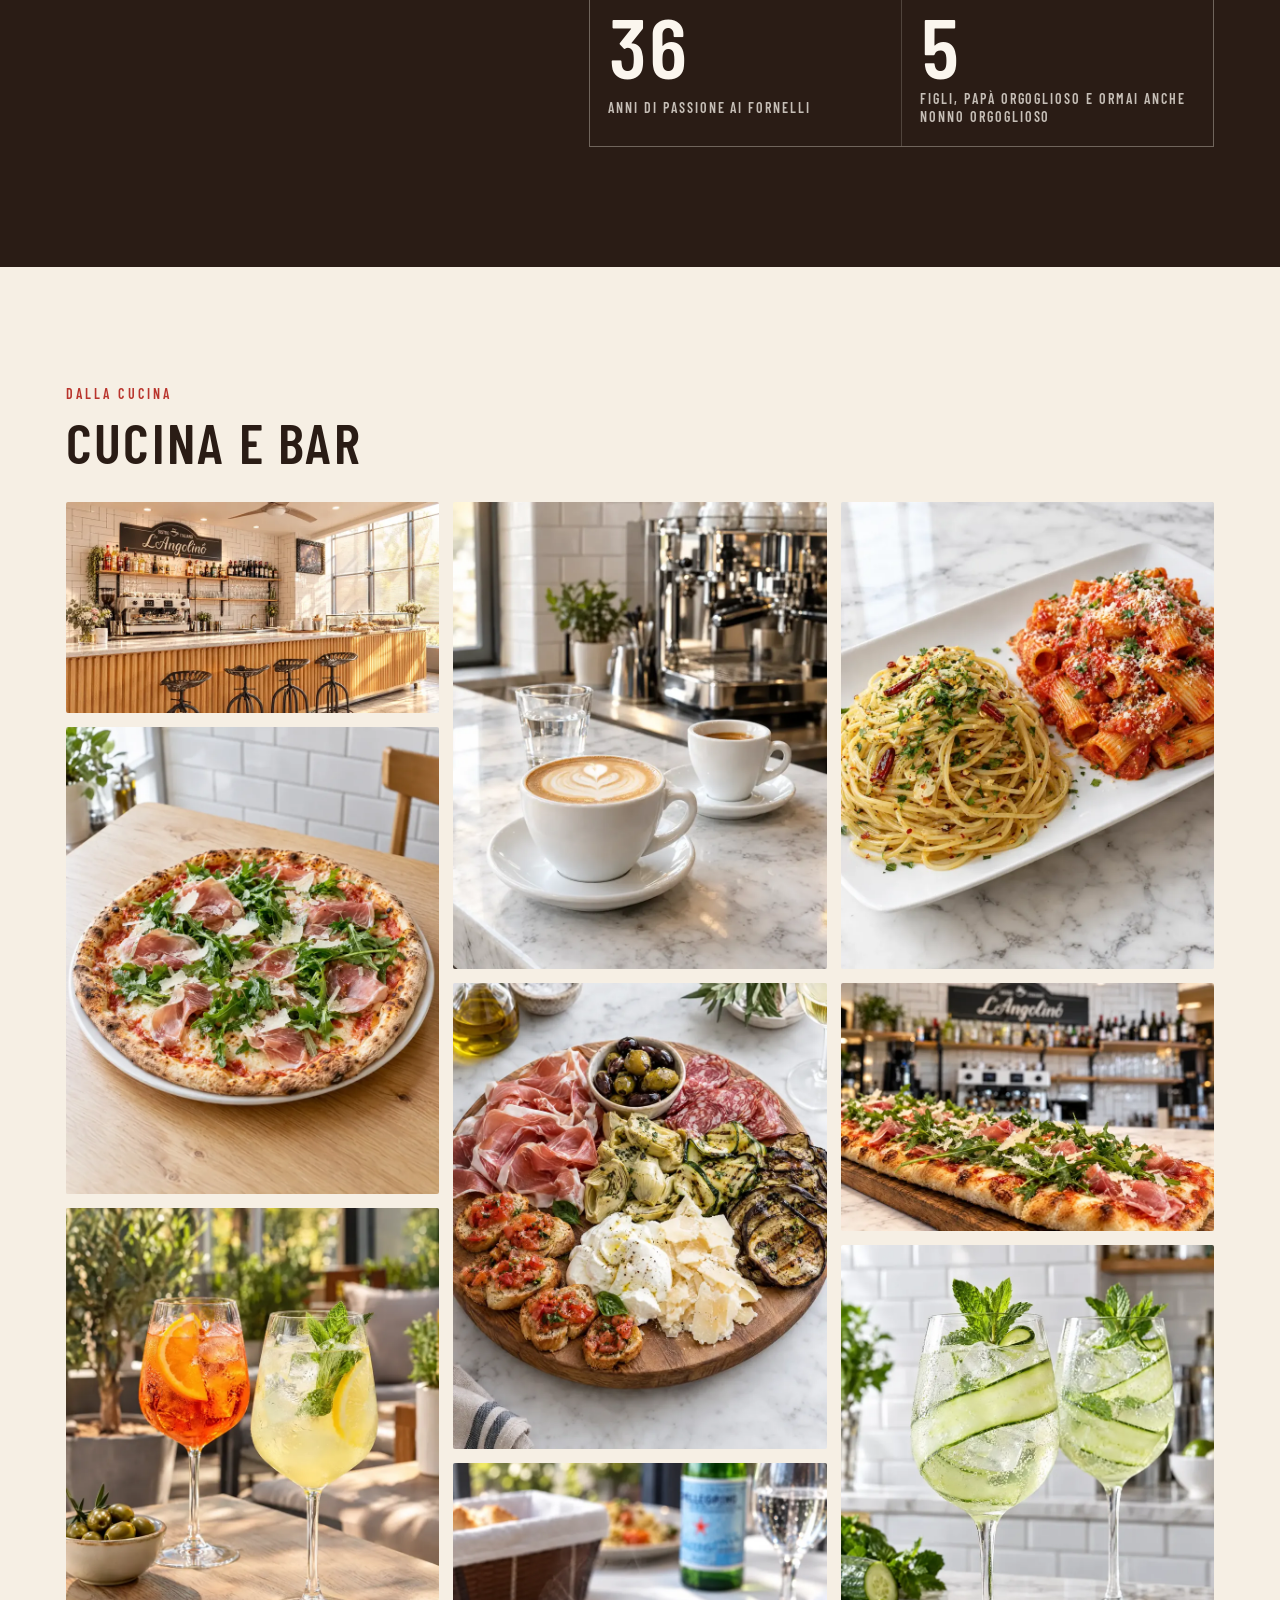
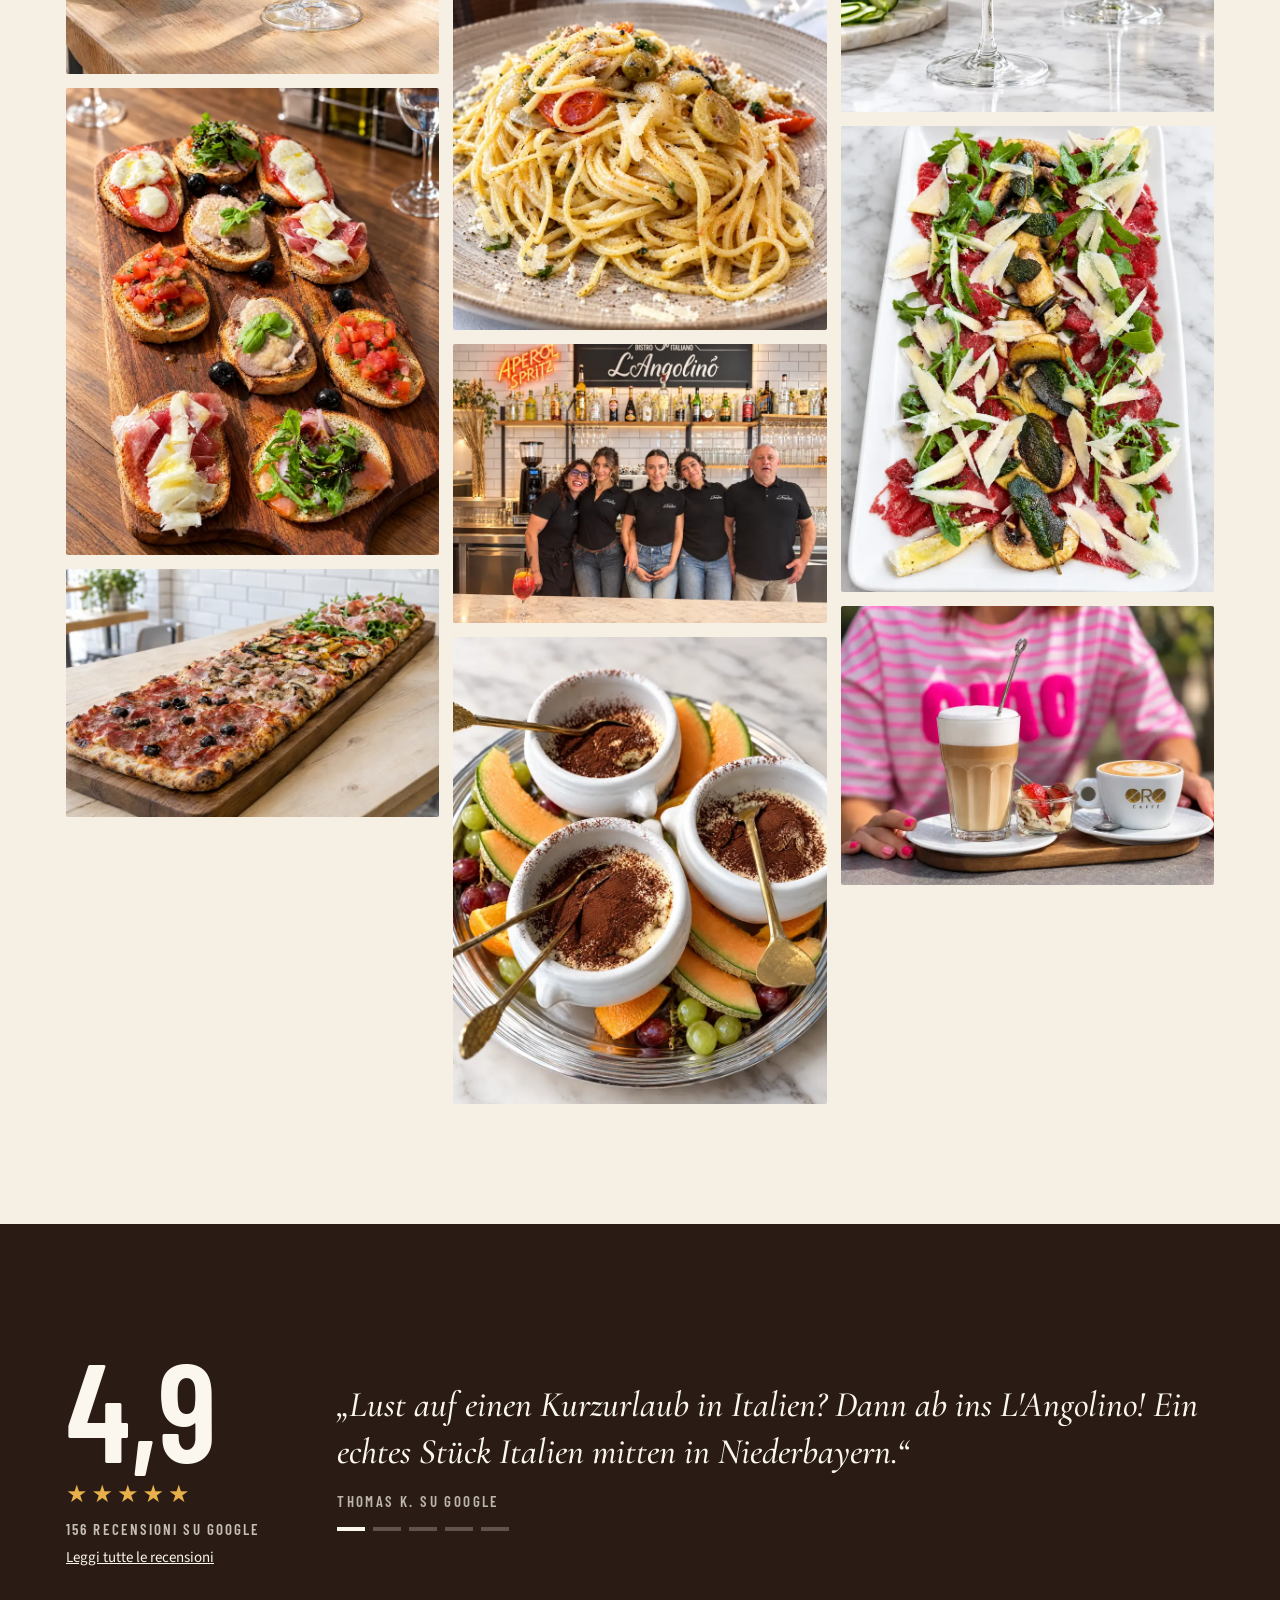
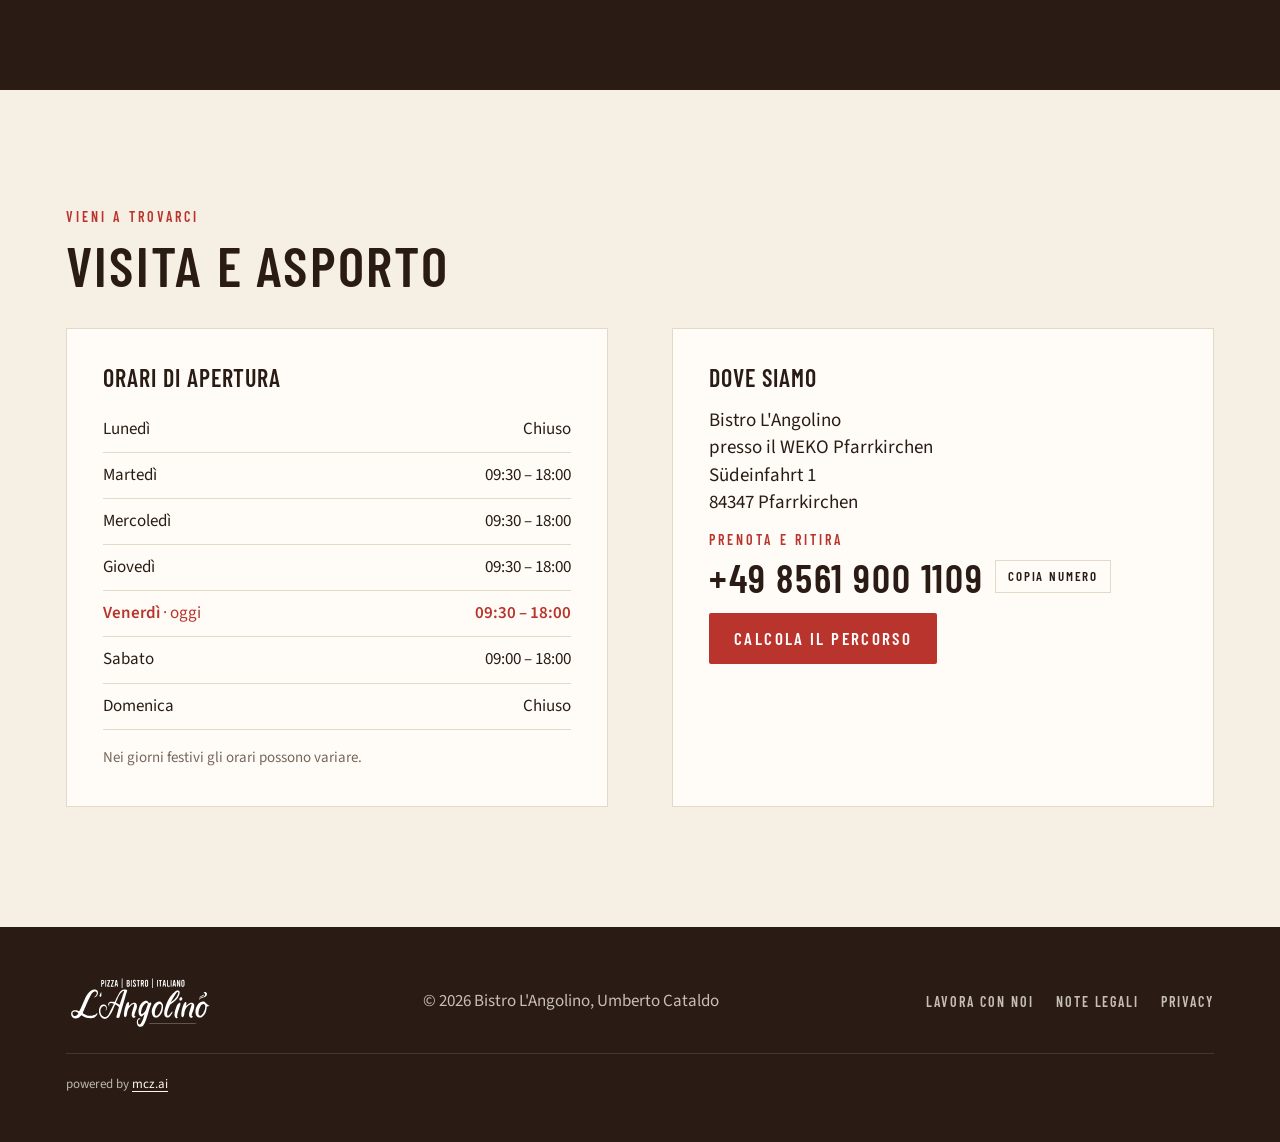
<file: it/index.html>
<!doctype html>
<html lang="it">
<head>
<meta charset="utf-8">
<meta name="viewport" content="width=device-width, initial-scale=1, viewport-fit=cover">
<title>L'Angolino Pfarrkirchen</title>
<meta name="description" content="Bistro L'Angolino al WEKO di Pfarrkirchen: pizza, pasta, antipasti e vero caffè italiano di Umberto Cataldo.">
<link rel="canonical" href="https://m5ki.github.io/angolino/it/">
<link rel="alternate" hreflang="de" href="https://m5ki.github.io/angolino/">
<link rel="alternate" hreflang="it" href="https://m5ki.github.io/angolino/it/">
<link rel="alternate" hreflang="x-default" href="https://m5ki.github.io/angolino/">
<meta property="og:type" content="website">
<meta property="og:locale" content="it_IT">
<meta property="og:locale:alternate" content="de_DE">
<meta property="og:site_name" content="L'Angolino Pfarrkirchen">
<meta property="og:title" content="L'Angolino Pfarrkirchen">
<meta property="og:description" content="Bistro L'Angolino al WEKO di Pfarrkirchen: pizza, pasta, antipasti e vero caffè italiano di Umberto Cataldo.">
<meta property="og:url" content="https://m5ki.github.io/angolino/it/">
<meta property="og:image" content="https://m5ki.github.io/angolino/assets/og-image.jpg">
<meta property="og:image:width" content="1200">
<meta property="og:image:height" content="630">
<meta property="og:image:alt" content="Il bar dell'Angolino con macchina per espresso, bottiglie e cornetti">
<meta name="twitter:card" content="summary_large_image">
<meta name="twitter:title" content="L'Angolino Pfarrkirchen">
<meta name="twitter:description" content="Bistro L'Angolino al WEKO di Pfarrkirchen: pizza, pasta, antipasti e vero caffè italiano di Umberto Cataldo.">
<meta name="twitter:image" content="https://m5ki.github.io/angolino/assets/og-image.jpg">
<meta name="twitter:image:alt" content="Il bar dell'Angolino con macchina per espresso, bottiglie e cornetti">
<link rel="icon" href="../favicon.ico" sizes="48x48">
<link rel="icon" href="../assets/favicon.svg" type="image/svg+xml">
<link rel="apple-touch-icon" href="../assets/apple-touch-icon.png">
<link rel="preload" href="../assets/fonts/barlow-condensed-latin-600.woff2" as="font" type="font/woff2" crossorigin>
<link rel="preload" href="../assets/fonts/cormorant-garamond-italic-latin.woff2" as="font" type="font/woff2" crossorigin>
<link rel="preload" href="../assets/fonts/source-sans-3-latin.woff2" as="font" type="font/woff2" crossorigin>
<link rel="stylesheet" href="../css/style.css">
<script src="../js/main.js" defer></script>
<script type="application/ld+json">
{
  "@context": "https://schema.org",
  "@type": "Restaurant",
  "@id": "https://m5ki.github.io/angolino/#restaurant",
  "name": "Bistro L'Angolino",
  "description": "Bistro L'Angolino al WEKO di Pfarrkirchen: pizza, pasta, antipasti e vero caffè italiano di Umberto Cataldo.",
  "url": "https://m5ki.github.io/angolino/it/",
  "image": "https://m5ki.github.io/angolino/assets/og-image.jpg",
  "telephone": "+49 8561 900 1109",
  "address": {
    "@type": "PostalAddress",
    "streetAddress": "Südeinfahrt 1",
    "postalCode": "84347",
    "addressLocality": "Pfarrkirchen",
    "addressCountry": "DE"
  },
  "servesCuisine": "Italiana",
  "hasMenu": "https://m5ki.github.io/angolino/it/#menu",
  "openingHoursSpecification": [
    { "@type": "OpeningHoursSpecification", "dayOfWeek": ["Tuesday", "Wednesday", "Thursday", "Friday"], "opens": "09:30", "closes": "18:00" },
    { "@type": "OpeningHoursSpecification", "dayOfWeek": "Saturday", "opens": "09:00", "closes": "18:00" }
  ]
}
</script>
<meta name="robots" content="noindex, nofollow">
</head>
<body>

<header class="nav" id="nav">
  <div class="wrap">
    <a class="brand" href="#top" aria-label="L'Angolino, torna all'inizio">
      <img class="white" src="../assets/logo_angolino_weiss.svg" width="2400" height="860" alt="">
      <img class="red" src="../assets/logo_angolino.svg" width="2400" height="860" alt="">
    </a>
    <ul>
      <li><a class="l" href="#menu">Menù</a></li>
      <li><a class="l" href="#benvenuti">Chi siamo</a></li>
      <li><a class="l" href="#galleria">Galleria</a></li>
      <li><a class="l" href="#visita">Visita</a></li>
      <li><a class="l" href="lavora-con-noi">Lavora con noi</a></li>
    </ul>
    <nav class="lang" aria-label="Lingua"><a href="../" hreflang="de" lang="de" aria-label="Deutsch">DE</a><a href="./" hreflang="it" lang="it" aria-label="Italiano" aria-current="page">IT</a></nav>
    <a class="tel" href="tel:+4985619001109">+49 8561 900 1109</a>
  </div>
</header>

<main id="top">
  <section class="hero" aria-label="Benvenuti">
    <img class="poster" src="../assets/img/00_hero_bar-1600.webp" srcset="../assets/img/00_hero_bar-800.webp 800w, ../assets/img/00_hero_bar-1600.webp 1600w" sizes="100vw" width="1600" height="905" alt="" fetchpriority="high">
    <!-- Quellen setzt ../js/main.js nach dem Laden (im Datensparmodus gar nicht), siehe README.
         hidden, weil Chrome ohne JavaScript sonst leere Video-Bedienelemente über dem Poster zeigt -->
    <video id="vid" autoplay muted loop playsinline preload="metadata" aria-hidden="true" hidden></video>
    <div class="inner">
      <h1><img class="logo" src="../assets/logo_angolino_weiss.svg" width="2400" height="860" alt="L'Angolino, Pizza, Bistro, Italiano"></h1>
      <p class="claim">Un pezzo d'Italia a Pfarrkirchen</p>
      <p class="sub">Pizza, pasta, antipasti e vero caffè italiano di Umberto Cataldo, direttamente al WEKO. Servus e benvenuti!</p>
      <div class="status" id="status"><i></i><span id="statusText">Orari</span></div>
      <div class="ctas">
        <a class="btn red" href="#menu">Vai al menù</a>
        <a class="btn ghost" href="#visita">Chiama e prenota</a>
      </div>
    </div>
    <button class="vidtoggle" id="vidToggle" type="button" aria-label="Metti in pausa il video" hidden>❚❚</button>
    <a class="scroll" href="#benvenuti">Scopri<span></span></a>
  </section>

  <section class="intro" id="benvenuti">
    <div class="wrap grid">
      <div class="text reveal">
        <div class="eyebrow">Benvenuti</div>
        <h2>Ospiti da Umberto <span class="it">Italiano, con un cuore bavarese</span></h2>
        <p>All'Angolino Umberto Cataldo e la sua squadra cucinano i piatti che si ricordano dalle vacanze in Italia: pizza croccante, pasta con sughi saporiti, bruschetta fresca e, per finire, un tiramisù.</p>
        <p>Molti ospiti passano durante la spesa al WEKO e si fermano per un espresso. Si viene accolti in italiano o nel più schietto dialetto della Bassa Baviera, e per due chiacchiere c'è sempre tempo.</p>
        <div class="facts">
          <div><b>Pizza &amp; Pasta</b><span>più di 30 classici nel menù</span></div>
          <div><b>Oro Caffè</b><span>Espresso, Cappuccino, Latte</span></div>
          <div><b>Da asporto</b><span>prenota per telefono</span></div>
        </div>
      </div>
      <figure class="reveal">
        <img src="../assets/img/30_team_sw_editorial-1600.webp" srcset="../assets/img/30_team_sw_editorial-800.webp 800w, ../assets/img/30_team_sw_editorial-1600.webp 1600w" sizes="(max-width: 860px) calc(100vw - 32px), (max-width: 1180px) 46vw, 540px" width="1600" height="1422" alt="Umberto Cataldo e la sua squadra brindano al bancone dell'Angolino" loading="lazy" decoding="async">
        <figcaption>Umberto e la squadra al bancone</figcaption>
      </figure>
    </div>
  </section>

  <section class="menu" id="menu">
    <div class="wrap">
      <div class="head reveal">
        <div class="titles">
          <div class="eyebrow">La nostra carta</div>
          <h2>Menù</h2>
        </div>
        <p>Tutti i prezzi in euro, IVA inclusa, aggiornati a <span id="menuStand">ottobre 2025</span>. Ogni piatto anche da asporto.</p>
      </div>
      <!-- Tabs und Gerichte kommen aus data/speisekarte.json -->
      <div class="tabs" role="tablist" id="tabs" aria-label="Categorie del menù"></div>
      <div id="menuPanel" role="tabpanel" class="cols" tabindex="0">
        <noscript><p class="note">Per vedere il menù attiva JavaScript oppure chiama il numero +49 8561 900 1109.</p></noscript>
      </div>
      <details class="legend">
        <summary>Allergeni e additivi</summary>
        <p>1 coloranti, 2 conservanti, 3 antiossidanti, 4 esaltatori di sapidità, 5 solfitato, 6 annerito, 7 fosfati, 8 edulcoranti, 9 contiene caffeina, 10 fonte di fenilalanina. A cereali contenenti glutine, B latte (lattosio), C uova, D pesce, E senape.</p>
      </details>
    </div>
  </section>

  <section class="storia" id="storia" aria-labelledby="storia-titel">
    <div class="wrap grid">
      <figure class="portrait wipe">
        <div class="frame"><img src="../assets/img/umberto_portrait-1600.webp" srcset="../assets/img/umberto_portrait-800.webp 800w, ../assets/img/umberto_portrait-1600.webp 1170w" sizes="(max-width: 900px) calc(100vw - 32px), 480px" width="1170" height="1463" alt="Umberto Cataldo alza il bicchiere sorridendo" loading="lazy" decoding="async"></div>
        <figcaption>Umberto Cataldo</figcaption>
      </figure>
      <div class="story">
        <div class="titles reveal">
          <div class="eyebrow">La storia di Umberto</div>
          <h2 id="storia-titel">Da Miglianico a Pfarrkirchen <span class="it">Con passione ai fornelli</span></h2>
        </div>
        <p class="lead reveal">Umberto Cataldo è originario di Miglianico, in Abruzzo, e la sua cucina è italiana, vera e autentica. La sua passione: il buon cibo, i buoni vini, un vero espresso e le persone con cui condividere tutto questo.</p>
        <ol class="timeline" id="timeline">
          <li class="station reveal">
            <span class="wann"><small>Inizio anni</small> ’90</span>
            <span class="wo">Da Miglianico alla Germania</span>
            <p>Umberto lascia l'Abruzzo per la Germania, e con lui arriva la cucina vera e autentica della sua terra.</p>
          </li>
          <li class="station reveal">
            <span class="wann"><small>Oltre</small> 20 <small>anni</small></span>
            <span class="wo">Ristorante Basilicata, Tann</span>
            <p>A Tann Umberto gestisce il Ristorante Basilicata, e lì tante persone care gli sono entrate nel cuore. Molte di loro ha il piacere di accoglierle ancora oggi, regolarmente, a Pfarrkirchen, e ne è orgoglioso.</p>
          </li>
          <li class="station reveal">
            <span class="wann">5 <small>anni</small></span>
            <span class="wo">Casa Toscana, Pfarrkirchen</span>
            <p>Dopo oltre 20 anni a Tann arriva a Pfarrkirchen: per cinque anni guida la Casa Toscana.</p>
          </li>
          <li class="station reveal">
            <span class="wann"><small>Dal</small> 2022</span>
            <span class="wo">Bistro L'Angolino, al WEKO</span>
            <p>Nel 2022 Umberto accetta ancora una volta una nuova sfida: il Bistro L'Angolino.</p>
          </li>
        </ol>
        <div class="haltung reveal">
          <div><span class="label">Tradizione</span><p>Umberto cucina i suoi piatti ancora esattamente come li ha imparati allora.</p></div>
          <div><span class="label">Fantasia</span><p>Eppure ama creare cose nuove e improvvisare con gioia.</p></div>
          <p class="ueberraschung">Alcuni ospiti, da anni, si lasciano semplicemente sorprendere da lui.</p>
        </div>
        <div class="kennzahlen reveal">
          <div><b data-zaehlen="36">36</b><span>anni di passione ai fornelli</span></div>
          <div><b>5</b><span>figli, papà orgoglioso e ormai anche nonno orgoglioso</span></div>
        </div>
      </div>
    </div>
  </section>

  <section class="gal" id="galleria">
    <div class="wrap">
      <div class="head reveal">
        <div class="eyebrow">Dalla cucina</div>
        <h2>Cucina e bar</h2>
      </div>
      <div class="mosaic" id="mosaic">
        <!-- galerie:start -->
        <button type="button" data-src="../assets/img/62_bar_innen_studio-1600.webp" aria-label="Ingrandisci: Il bar dell'Angolino con bancone e sgabelli"><img src="../assets/img/62_bar_innen_studio-800.webp" srcset="../assets/img/62_bar_innen_studio-800.webp 800w, ../assets/img/62_bar_innen_studio-1600.webp 1600w" sizes="(max-width: 605px) calc(100vw - 32px), (max-width: 899px) calc(50vw - 23px), (max-width: 1180px) calc(33vw - 20px), 374px" width="1600" height="905" alt="Il bar dell'Angolino con bancone e sgabelli" loading="lazy" decoding="async"></button>
        <button type="button" data-src="../assets/img/02_pizza_parma-1600.webp" aria-label="Ingrandisci: Pizza Parma con prosciutto di Parma, rucola e parmigiano"><img src="../assets/img/02_pizza_parma-800.webp" srcset="../assets/img/02_pizza_parma-800.webp 800w, ../assets/img/02_pizza_parma-1600.webp 1280w" sizes="(max-width: 605px) calc(100vw - 32px), (max-width: 899px) calc(50vw - 23px), (max-width: 1180px) calc(33vw - 20px), 374px" width="1280" height="1600" alt="Pizza Parma con prosciutto di Parma, rucola e parmigiano" loading="lazy" decoding="async"></button>
        <button type="button" data-src="../assets/img/34_aperitivo_v2-1600.webp" aria-label="Ingrandisci: Aperol Spritz e Limoncello Spritz"><img src="../assets/img/34_aperitivo_v2-800.webp" srcset="../assets/img/34_aperitivo_v2-800.webp 800w, ../assets/img/34_aperitivo_v2-1600.webp 1280w" sizes="(max-width: 605px) calc(100vw - 32px), (max-width: 899px) calc(50vw - 23px), (max-width: 1180px) calc(33vw - 20px), 374px" width="1280" height="1600" alt="Aperol Spritz e Limoncello Spritz" loading="lazy" decoding="async"></button>
        <button type="button" data-src="../assets/img/60_bruschetta_studio-1600.webp" aria-label="Ingrandisci: Tagliere di bruschette con condimenti diversi"><img src="../assets/img/60_bruschetta_studio-800.webp" srcset="../assets/img/60_bruschetta_studio-800.webp 800w, ../assets/img/60_bruschetta_studio-1600.webp 1280w" sizes="(max-width: 605px) calc(100vw - 32px), (max-width: 899px) calc(50vw - 23px), (max-width: 1180px) calc(33vw - 20px), 374px" width="1280" height="1600" alt="Tagliere di bruschette con condimenti diversi" loading="lazy" decoding="async"></button>
        <button type="button" data-src="../assets/img/36_pizza_taglio_brett-1600.webp" aria-label="Ingrandisci: Pizza sul tagliere con quattro gusti"><img src="../assets/img/36_pizza_taglio_brett-800.webp" srcset="../assets/img/36_pizza_taglio_brett-800.webp 800w, ../assets/img/36_pizza_taglio_brett-1600.webp 1600w" sizes="(max-width: 605px) calc(100vw - 32px), (max-width: 899px) calc(50vw - 23px), (max-width: 1180px) calc(33vw - 20px), 374px" width="1600" height="1063" alt="Pizza sul tagliere con quattro gusti" loading="lazy" decoding="async"></button>
        <button type="button" data-src="../assets/img/09_cappuccino_espresso-1600.webp" aria-label="Ingrandisci: Cappuccino ed espresso al bancone"><img src="../assets/img/09_cappuccino_espresso-800.webp" srcset="../assets/img/09_cappuccino_espresso-800.webp 800w, ../assets/img/09_cappuccino_espresso-1600.webp 1280w" sizes="(max-width: 605px) calc(100vw - 32px), (max-width: 899px) calc(50vw - 23px), (max-width: 1180px) calc(33vw - 20px), 374px" width="1280" height="1600" alt="Cappuccino ed espresso al bancone" loading="lazy" decoding="async"></button>
        <button type="button" data-src="../assets/img/37_antipasti_brett-1600.webp" aria-label="Ingrandisci: Tagliere di antipasti con prosciutto, salame e verdure"><img src="../assets/img/37_antipasti_brett-800.webp" srcset="../assets/img/37_antipasti_brett-800.webp 800w, ../assets/img/37_antipasti_brett-1600.webp 1280w" sizes="(max-width: 605px) calc(100vw - 32px), (max-width: 899px) calc(50vw - 23px), (max-width: 1180px) calc(33vw - 20px), 374px" width="1280" height="1600" alt="Tagliere di antipasti con prosciutto, salame e verdure" loading="lazy" decoding="async"></button>
        <button type="button" data-src="../assets/img/04_spaghetti-1600.webp" aria-label="Ingrandisci: Spaghetti con pomodorini e parmigiano"><img src="../assets/img/04_spaghetti-800.webp" srcset="../assets/img/04_spaghetti-800.webp 800w, ../assets/img/04_spaghetti-1600.webp 1280w" sizes="(max-width: 605px) calc(100vw - 32px), (max-width: 899px) calc(50vw - 23px), (max-width: 1180px) calc(33vw - 20px), 374px" width="1280" height="1600" alt="Spaghetti con pomodorini e parmigiano" loading="lazy" decoding="async"></button>
        <button type="button" data-src="../assets/img/32_team_theke_v2-1600.webp" aria-label="Ingrandisci: La squadra dietro il bancone"><img src="../assets/img/32_team_theke_v2-800.webp" srcset="../assets/img/32_team_theke_v2-800.webp 800w, ../assets/img/32_team_theke_v2-1600.webp 1600w" sizes="(max-width: 605px) calc(100vw - 32px), (max-width: 899px) calc(50vw - 23px), (max-width: 1180px) calc(33vw - 20px), 374px" width="1600" height="1195" alt="La squadra dietro il bancone" loading="lazy" decoding="async"></button>
        <button type="button" data-src="../assets/img/08_tiramisu-1600.webp" aria-label="Ingrandisci: Tiramisù con melone"><img src="../assets/img/08_tiramisu-800.webp" srcset="../assets/img/08_tiramisu-800.webp 800w, ../assets/img/08_tiramisu-1600.webp 1280w" sizes="(max-width: 605px) calc(100vw - 32px), (max-width: 899px) calc(50vw - 23px), (max-width: 1180px) calc(33vw - 20px), 374px" width="1280" height="1600" alt="Tiramisù con melone" loading="lazy" decoding="async"></button>
        <button type="button" data-src="../assets/img/38_pasta_duo-1600.webp" aria-label="Ingrandisci: Spaghetti aglio e olio e rigatoni all'arrabbiata"><img src="../assets/img/38_pasta_duo-800.webp" srcset="../assets/img/38_pasta_duo-800.webp 800w, ../assets/img/38_pasta_duo-1600.webp 1280w" sizes="(max-width: 605px) calc(100vw - 32px), (max-width: 899px) calc(50vw - 23px), (max-width: 1180px) calc(33vw - 20px), 374px" width="1280" height="1600" alt="Spaghetti aglio e olio e rigatoni all'arrabbiata" loading="lazy" decoding="async"></button>
        <button type="button" data-src="../assets/img/33_pizza_taglio_theke_v2-1600.webp" aria-label="Ingrandisci: Pizza con prosciutto di Parma e rucola al bancone"><img src="../assets/img/33_pizza_taglio_theke_v2-800.webp" srcset="../assets/img/33_pizza_taglio_theke_v2-800.webp 800w, ../assets/img/33_pizza_taglio_theke_v2-1600.webp 1600w" sizes="(max-width: 605px) calc(100vw - 32px), (max-width: 899px) calc(50vw - 23px), (max-width: 1180px) calc(33vw - 20px), 374px" width="1600" height="1063" alt="Pizza con prosciutto di Parma e rucola al bancone" loading="lazy" decoding="async"></button>
        <button type="button" data-src="../assets/img/40_gurkenspritz-1600.webp" aria-label="Ingrandisci: Spritz al cetriolo con menta"><img src="../assets/img/40_gurkenspritz-800.webp" srcset="../assets/img/40_gurkenspritz-800.webp 800w, ../assets/img/40_gurkenspritz-1600.webp 1280w" sizes="(max-width: 605px) calc(100vw - 32px), (max-width: 899px) calc(50vw - 23px), (max-width: 1180px) calc(33vw - 20px), 374px" width="1280" height="1600" alt="Spritz al cetriolo con menta" loading="lazy" decoding="async"></button>
        <button type="button" data-src="../assets/img/05_carpaccio-1600.webp" aria-label="Ingrandisci: Carpaccio con rucola e parmigiano"><img src="../assets/img/05_carpaccio-800.webp" srcset="../assets/img/05_carpaccio-800.webp 800w, ../assets/img/05_carpaccio-1600.webp 1280w" sizes="(max-width: 605px) calc(100vw - 32px), (max-width: 899px) calc(50vw - 23px), (max-width: 1180px) calc(33vw - 20px), 374px" width="1280" height="1600" alt="Carpaccio con rucola e parmigiano" loading="lazy" decoding="async"></button>
        <button type="button" data-src="../assets/img/61_latte_cappuccino_studio-1600.webp" aria-label="Ingrandisci: Latte macchiato, cappuccino e tiramisù con fragole"><img src="../assets/img/61_latte_cappuccino_studio-800.webp" srcset="../assets/img/61_latte_cappuccino_studio-800.webp 800w, ../assets/img/61_latte_cappuccino_studio-1600.webp 1600w" sizes="(max-width: 605px) calc(100vw - 32px), (max-width: 899px) calc(50vw - 23px), (max-width: 1180px) calc(33vw - 20px), 374px" width="1600" height="1195" alt="Latte macchiato, cappuccino e tiramisù con fragole" loading="lazy" decoding="async"></button>
        <!-- galerie:end -->
      </div>
    </div>
  </section>

  <section class="voices" aria-label="Le recensioni dei nostri ospiti">
    <div class="wrap grid">
      <div class="score reveal">
        <b id="score">4,9</b>
        <div class="stars" aria-hidden="true">★★★★★</div>
        <span id="scoreCount">156 recensioni su Google</span>
        <a href="https://maps.app.goo.gl/Tx8iFF7YotJz7dkh9" target="_blank" rel="noopener">Leggi tutte le recensioni</a>
      </div>
      <!-- Zitate kommen aus data/bewertungen.json, das erste steht hier als Fallback -->
      <div class="quote" id="quote" aria-live="off">
        <blockquote id="qText" lang="de">„Lust auf einen Kurzurlaub in Italien? Dann ab ins L'Angolino! Ein echtes Stück Italien mitten in Niederbayern.“</blockquote>
        <cite id="qName">Thomas K. su Google</cite>
        <div class="dots" id="qDots"></div>
      </div>
    </div>
  </section>

  <section class="visit" id="visita">
    <div class="wrap">
      <div class="titles reveal">
        <div class="eyebrow">Vieni a trovarci</div>
        <h2>Visita e asporto</h2>
      </div>
      <div class="grid">
        <div class="box reveal">
          <h3>Orari di apertura</h3>
          <!-- Fallback ohne JavaScript; mit JavaScript wird die Tabelle aus data/oeffnungszeiten.json neu aufgebaut -->
          <table class="hours" id="hours">
            <tbody>
              <tr><td>Lunedì</td><td>Chiuso</td></tr>
              <tr><td>Martedì</td><td>09:30 – 18:00</td></tr>
              <tr><td>Mercoledì</td><td>09:30 – 18:00</td></tr>
              <tr><td>Giovedì</td><td>09:30 – 18:00</td></tr>
              <tr><td>Venerdì</td><td>09:30 – 18:00</td></tr>
              <tr><td>Sabato</td><td>09:00 – 18:00</td></tr>
              <tr><td>Domenica</td><td>Chiuso</td></tr>
            </tbody>
          </table>
          <p class="note">Nei giorni festivi gli orari possono variare.</p>
        </div>
        <div class="box reveal">
          <h3>Dove siamo</h3>
          <address>Bistro L'Angolino<br>presso il WEKO Pfarrkirchen<br>Südeinfahrt 1<br>84347 Pfarrkirchen</address>
          <div>
            <div class="eyebrow">Prenota e ritira</div>
            <div class="phone"><span class="num" id="num">+49 8561 900 1109</span><button class="copy" id="copy" type="button" hidden>Copia numero</button></div>
          </div>
          <a class="btn red" href="https://www.google.com/maps/dir/?api=1&amp;destination=Bistro+L%C2%B4Angolino+S%C3%BCdeinfahrt+1+84347+Pfarrkirchen" target="_blank" rel="noopener">Calcola il percorso</a>
        </div>
      </div>
    </div>
  </section>
</main>

<footer>
  <div class="wrap">
    <img src="../assets/logo_angolino_weiss.svg" width="2400" height="860" alt="L'Angolino" loading="lazy">
    <span>© 2026 Bistro L'Angolino, Umberto Cataldo</span>
    <nav aria-label="Altre pagine"><a href="lavora-con-noi">Lavora con noi</a><a href="note-legali">Note legali</a><a href="privacy">Privacy</a></nav>
    <p class="powered">powered by <a href="https://www.mcz.ai" target="_blank" rel="noopener">mcz.ai</a></p>
  </div>
</footer>

<div class="lb" id="lb" role="dialog" aria-modal="true" aria-label="Visualizzazione immagine" hidden><button type="button" id="lbClose" aria-label="Chiudi immagine">✕</button><img id="lbImg" alt=""></div>

</body>
</html>
</file>
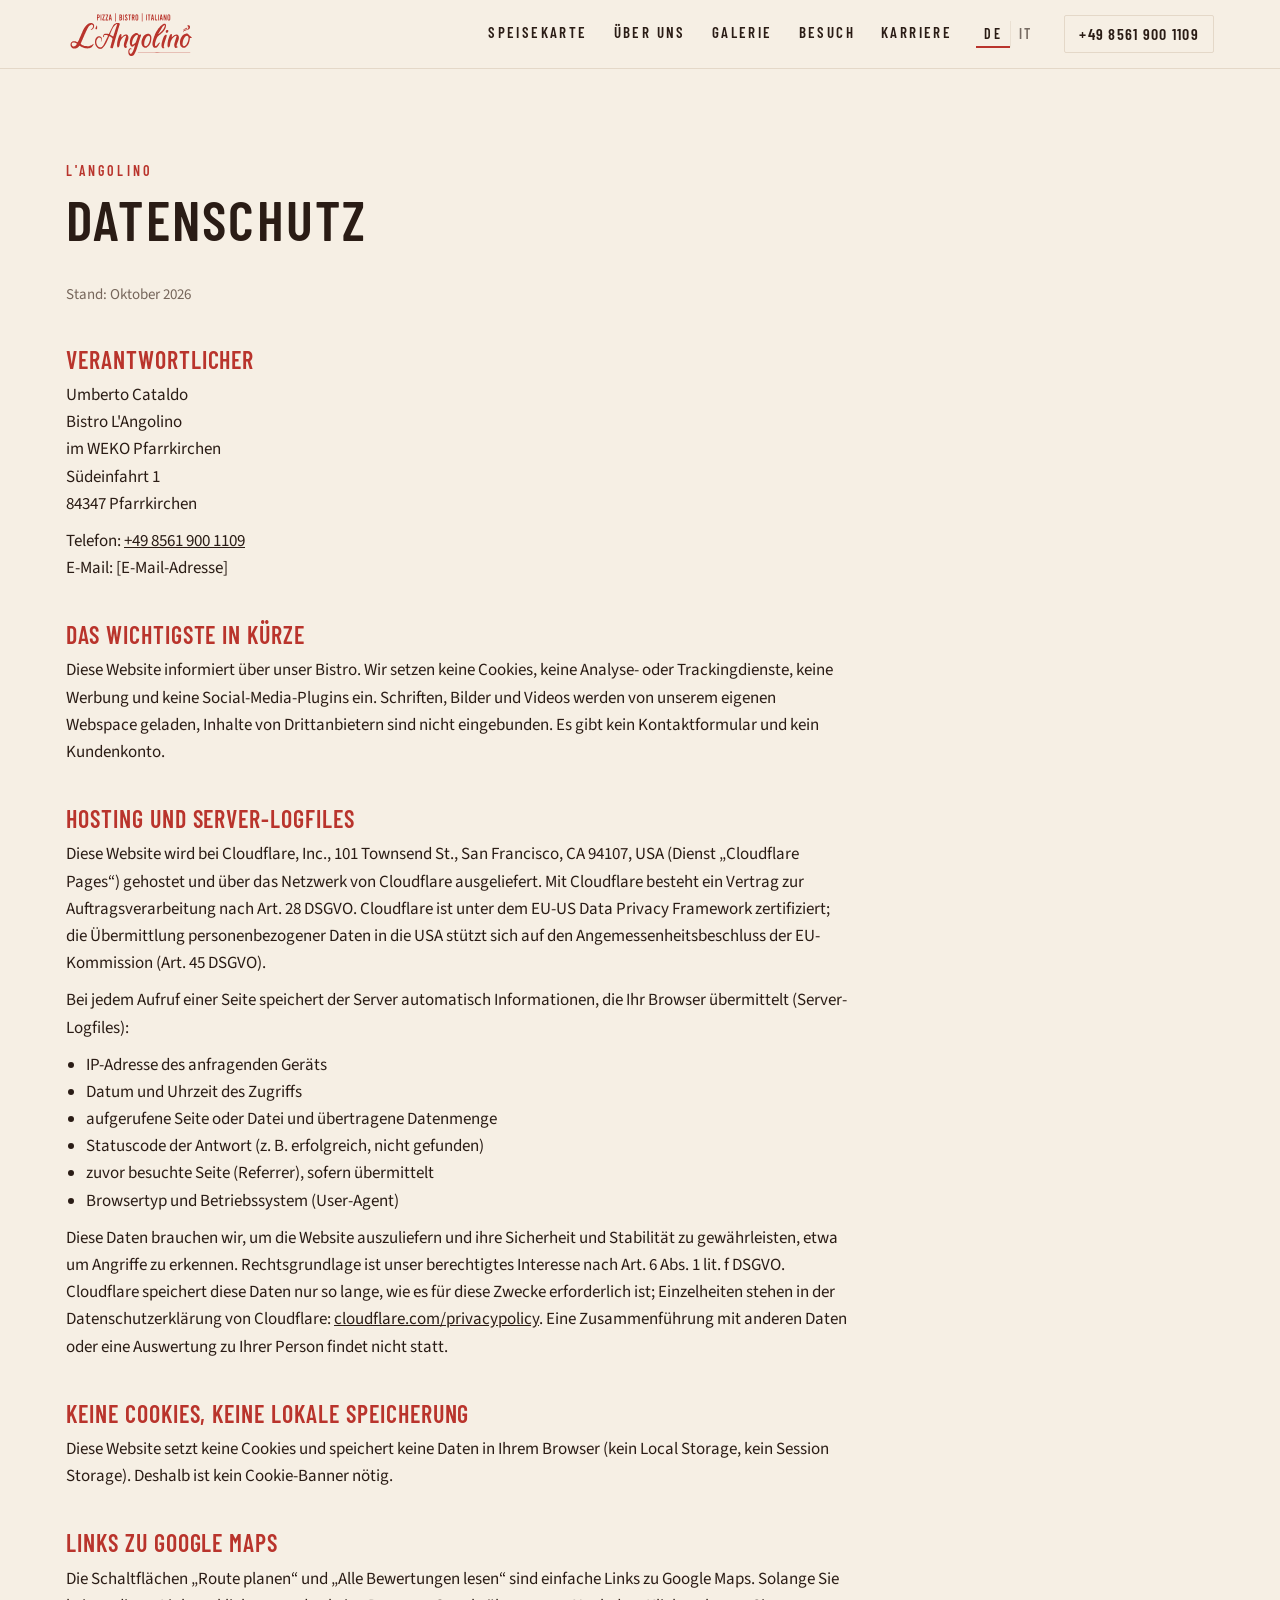
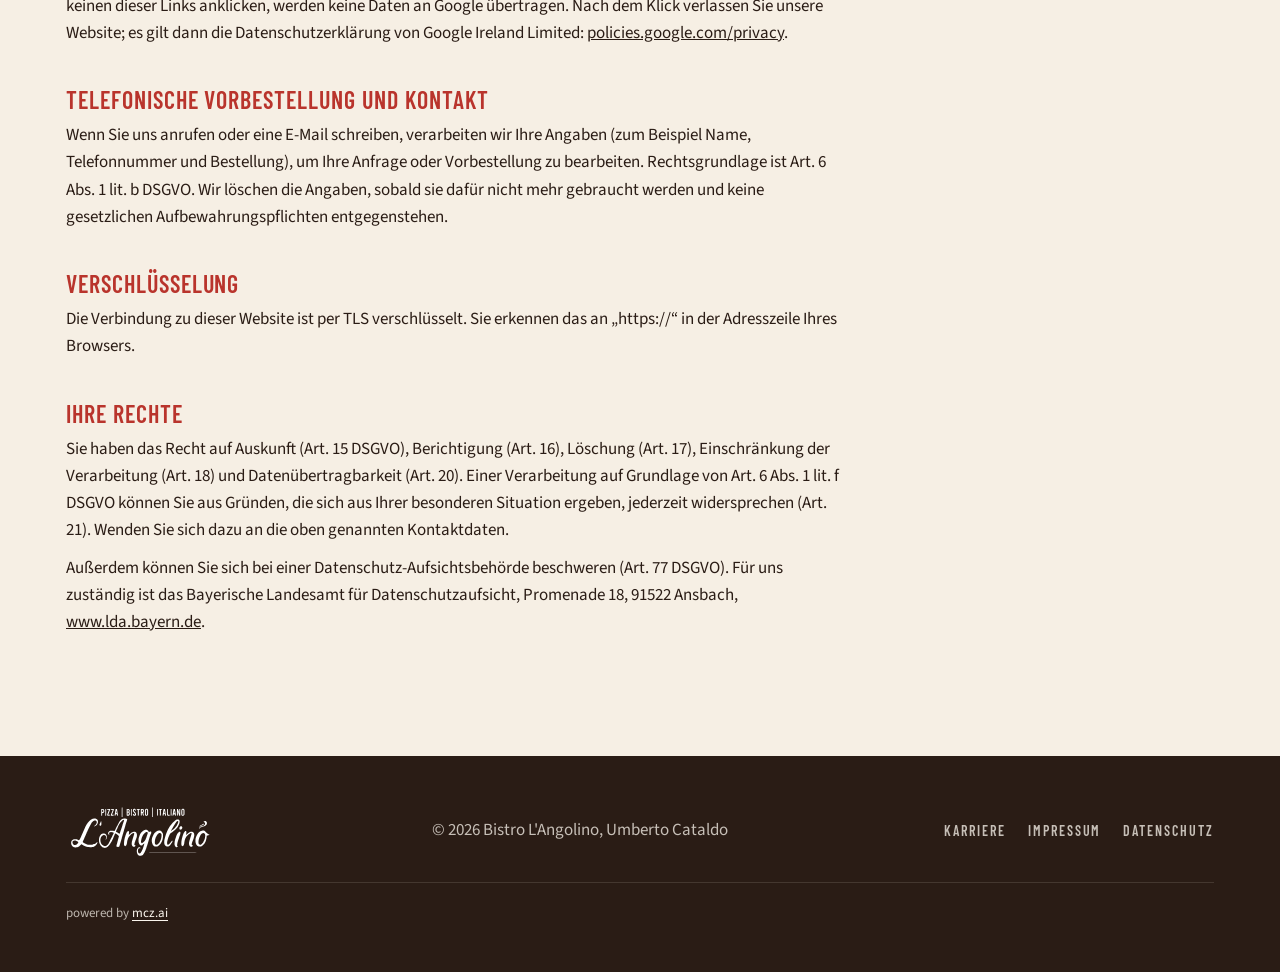
<file: datenschutz.html>
<!doctype html>
<html lang="de">
<head>
<meta charset="utf-8">
<meta name="viewport" content="width=device-width, initial-scale=1, viewport-fit=cover">
<title>Datenschutz · L'Angolino Pfarrkirchen</title>
<meta name="description" content="Datenschutzerklärung des Bistro L'Angolino Pfarrkirchen: keine Cookies, kein Tracking, nur Server-Logfiles des Hosters.">
<link rel="canonical" href="https://m5ki.github.io/angolino/datenschutz">
<link rel="alternate" hreflang="de" href="https://m5ki.github.io/angolino/datenschutz">
<link rel="alternate" hreflang="it" href="https://m5ki.github.io/angolino/it/privacy">
<link rel="icon" href="favicon.ico" sizes="48x48">
<link rel="icon" href="assets/favicon.svg" type="image/svg+xml">
<link rel="apple-touch-icon" href="assets/apple-touch-icon.png">
<link rel="stylesheet" href="css/style.css">
<meta name="robots" content="noindex, nofollow">
</head>
<body>

<header class="nav solid">
  <div class="wrap">
    <a class="brand" href="./" aria-label="L'Angolino, zur Startseite">
      <img class="white" src="assets/logo_angolino_weiss.svg" width="2400" height="860" alt="">
      <img class="red" src="assets/logo_angolino.svg" width="2400" height="860" alt="">
    </a>
    <ul>
      <li><a class="l" href="./#karte">Speisekarte</a></li>
      <li><a class="l" href="./#benvenuti">Über uns</a></li>
      <li><a class="l" href="./#galerie">Galerie</a></li>
      <li><a class="l" href="./#besuch">Besuch</a></li>
      <li><a class="l" href="karriere">Karriere</a></li>
    </ul>
    <nav class="lang" aria-label="Sprache"><a href="datenschutz" hreflang="de" lang="de" aria-label="Deutsch" aria-current="page">DE</a><a href="it/privacy" hreflang="it" lang="it" aria-label="Italiano">IT</a></nav>
    <a class="tel" href="tel:+4985619001109">+49 8561 900 1109</a>
  </div>
</header>

<main class="legal">
  <div class="wrap">
    <div class="titles">
      <div class="eyebrow">L'Angolino</div>
      <h1>Datenschutz</h1>
    </div>
    <div class="text">
      <p class="stand">Stand: Oktober 2026</p>

      <h2>Verantwortlicher</h2>
      <address>
        Umberto Cataldo<br>
        Bistro L'Angolino<br>
        im WEKO Pfarrkirchen<br>
        Südeinfahrt 1<br>
        84347 Pfarrkirchen
      </address>
      <p>Telefon: <a href="tel:+4985619001109">+49 8561 900 1109</a><br>
      E-Mail: [E-Mail-Adresse]</p>

      <h2>Das Wichtigste in Kürze</h2>
      <p>Diese Website informiert über unser Bistro. Wir setzen keine Cookies, keine Analyse- oder Trackingdienste, keine Werbung und keine Social-Media-Plugins ein. Schriften, Bilder und Videos werden von unserem eigenen Webspace geladen, Inhalte von Drittanbietern sind nicht eingebunden. Es gibt kein Kontaktformular und kein Kundenkonto.</p>

      <h2>Hosting und Server-Logfiles</h2>
      <!-- Hoster: Cloudflare Pages (Entscheidung 21.10.2026). Bei Umzug auf einen eigenen Server stattdessen:
           Hetzner Online GmbH, Industriestr. 25, 91710 Gunzenhausen; dann den Satz zur Übermittlung in die USA streichen
           und die Aufbewahrung der nginx-Logs (logrotate) nennen. -->
      <p>Diese Website wird bei Cloudflare, Inc., 101 Townsend St., San Francisco, CA 94107, USA (Dienst „Cloudflare Pages“) gehostet und über das Netzwerk von Cloudflare ausgeliefert. Mit Cloudflare besteht ein Vertrag zur Auftragsverarbeitung nach Art. 28 DSGVO. Cloudflare ist unter dem EU-US Data Privacy Framework zertifiziert; die Übermittlung personenbezogener Daten in die USA stützt sich auf den Angemessenheitsbeschluss der EU-Kommission (Art. 45 DSGVO).</p>
      <p>Bei jedem Aufruf einer Seite speichert der Server automatisch Informationen, die Ihr Browser übermittelt (Server-Logfiles):</p>
      <ul>
        <li>IP-Adresse des anfragenden Geräts</li>
        <li>Datum und Uhrzeit des Zugriffs</li>
        <li>aufgerufene Seite oder Datei und übertragene Datenmenge</li>
        <li>Statuscode der Antwort (z. B. erfolgreich, nicht gefunden)</li>
        <li>zuvor besuchte Seite (Referrer), sofern übermittelt</li>
        <li>Browsertyp und Betriebssystem (User-Agent)</li>
      </ul>
      <p>Diese Daten brauchen wir, um die Website auszuliefern und ihre Sicherheit und Stabilität zu gewährleisten, etwa um Angriffe zu erkennen. Rechtsgrundlage ist unser berechtigtes Interesse nach Art. 6 Abs. 1 lit. f DSGVO. Cloudflare speichert diese Daten nur so lange, wie es für diese Zwecke erforderlich ist; Einzelheiten stehen in der Datenschutzerklärung von Cloudflare: <a href="https://www.cloudflare.com/de-de/privacypolicy/" target="_blank" rel="noopener">cloudflare.com/privacypolicy</a>. Eine Zusammenführung mit anderen Daten oder eine Auswertung zu Ihrer Person findet nicht statt.</p>

      <h2>Keine Cookies, keine lokale Speicherung</h2>
      <p>Diese Website setzt keine Cookies und speichert keine Daten in Ihrem Browser (kein Local Storage, kein Session Storage). Deshalb ist kein Cookie-Banner nötig.</p>

      <h2>Links zu Google Maps</h2>
      <p>Die Schaltflächen „Route planen“ und „Alle Bewertungen lesen“ sind einfache Links zu Google Maps. Solange Sie keinen dieser Links anklicken, werden keine Daten an Google übertragen. Nach dem Klick verlassen Sie unsere Website; es gilt dann die Datenschutzerklärung von Google Ireland Limited: <a href="https://policies.google.com/privacy?hl=de" target="_blank" rel="noopener">policies.google.com/privacy</a>.</p>

      <h2>Telefonische Vorbestellung und Kontakt</h2>
      <p>Wenn Sie uns anrufen oder eine E-Mail schreiben, verarbeiten wir Ihre Angaben (zum Beispiel Name, Telefonnummer und Bestellung), um Ihre Anfrage oder Vorbestellung zu bearbeiten. Rechtsgrundlage ist Art. 6 Abs. 1 lit. b DSGVO. Wir löschen die Angaben, sobald sie dafür nicht mehr gebraucht werden und keine gesetzlichen Aufbewahrungspflichten entgegenstehen.</p>

      <h2>Verschlüsselung</h2>
      <p>Die Verbindung zu dieser Website ist per TLS verschlüsselt. Sie erkennen das an „https://“ in der Adresszeile Ihres Browsers.</p>

      <h2>Ihre Rechte</h2>
      <p>Sie haben das Recht auf Auskunft (Art. 15 DSGVO), Berichtigung (Art. 16), Löschung (Art. 17), Einschränkung der Verarbeitung (Art. 18) und Datenübertragbarkeit (Art. 20). Einer Verarbeitung auf Grundlage von Art. 6 Abs. 1 lit. f DSGVO können Sie aus Gründen, die sich aus Ihrer besonderen Situation ergeben, jederzeit widersprechen (Art. 21). Wenden Sie sich dazu an die oben genannten Kontaktdaten.</p>
      <p>Außerdem können Sie sich bei einer Datenschutz-Aufsichtsbehörde beschweren (Art. 77 DSGVO). Für uns zuständig ist das Bayerische Landesamt für Datenschutzaufsicht, Promenade 18, 91522 Ansbach, <a href="https://www.lda.bayern.de" target="_blank" rel="noopener">www.lda.bayern.de</a>.</p>
    </div>
  </div>
</main>

<footer>
  <div class="wrap">
    <img src="assets/logo_angolino_weiss.svg" width="2400" height="860" alt="L'Angolino" loading="lazy">
    <span>© 2026 Bistro L'Angolino, Umberto Cataldo</span>
    <nav aria-label="Weitere Seiten"><a href="karriere">Karriere</a><a href="impressum">Impressum</a><a href="datenschutz" aria-current="page">Datenschutz</a></nav>
    <p class="powered">powered by <a href="https://www.mcz.ai" target="_blank" rel="noopener">mcz.ai</a></p>
  </div>
</footer>

</body>
</html>
</file>
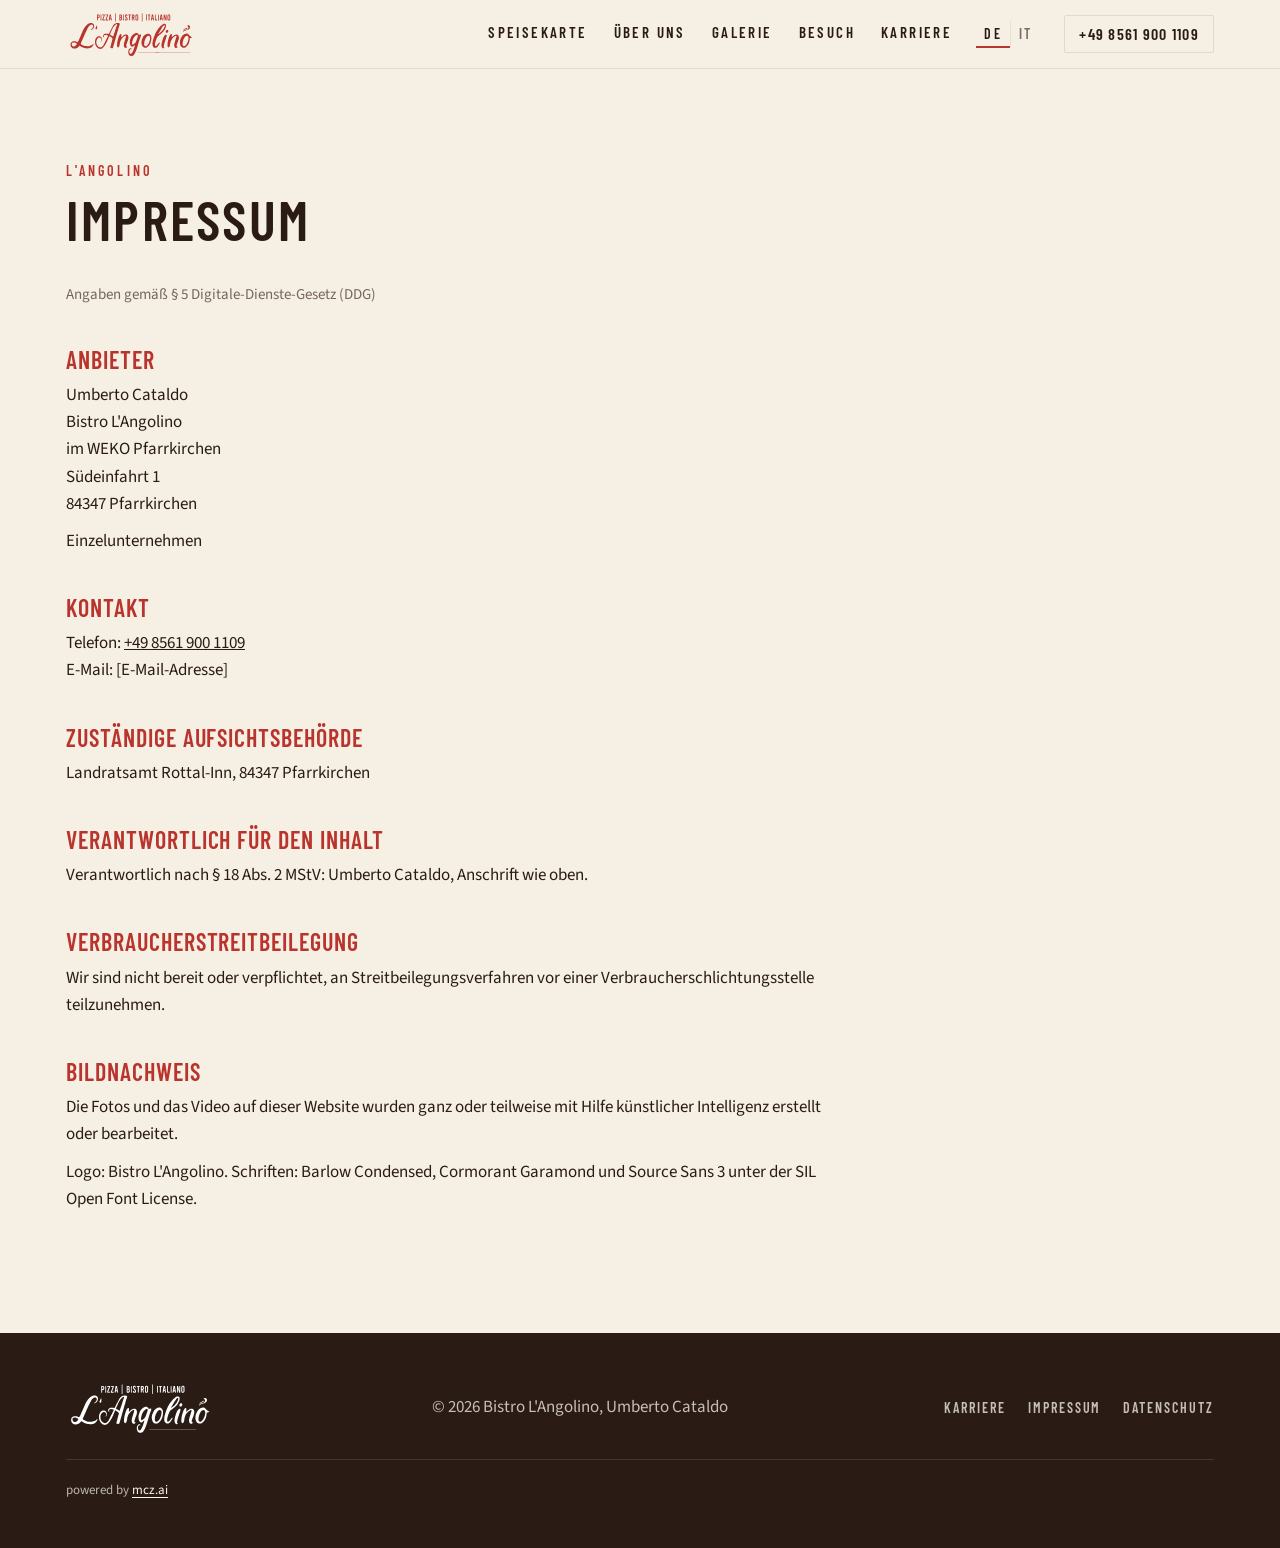
<file: impressum.html>
<!doctype html>
<html lang="de">
<head>
<meta charset="utf-8">
<meta name="viewport" content="width=device-width, initial-scale=1, viewport-fit=cover">
<title>Impressum · L'Angolino Pfarrkirchen</title>
<meta name="description" content="Impressum des Bistro L'Angolino im WEKO Pfarrkirchen, Betreiber Umberto Cataldo.">
<link rel="canonical" href="https://m5ki.github.io/angolino/impressum">
<link rel="alternate" hreflang="de" href="https://m5ki.github.io/angolino/impressum">
<link rel="alternate" hreflang="it" href="https://m5ki.github.io/angolino/it/note-legali">
<link rel="icon" href="favicon.ico" sizes="48x48">
<link rel="icon" href="assets/favicon.svg" type="image/svg+xml">
<link rel="apple-touch-icon" href="assets/apple-touch-icon.png">
<link rel="stylesheet" href="css/style.css">
<meta name="robots" content="noindex, nofollow">
</head>
<body>

<header class="nav solid">
  <div class="wrap">
    <a class="brand" href="./" aria-label="L'Angolino, zur Startseite">
      <img class="white" src="assets/logo_angolino_weiss.svg" width="2400" height="860" alt="">
      <img class="red" src="assets/logo_angolino.svg" width="2400" height="860" alt="">
    </a>
    <ul>
      <li><a class="l" href="./#karte">Speisekarte</a></li>
      <li><a class="l" href="./#benvenuti">Über uns</a></li>
      <li><a class="l" href="./#galerie">Galerie</a></li>
      <li><a class="l" href="./#besuch">Besuch</a></li>
      <li><a class="l" href="karriere">Karriere</a></li>
    </ul>
    <nav class="lang" aria-label="Sprache"><a href="impressum" hreflang="de" lang="de" aria-label="Deutsch" aria-current="page">DE</a><a href="it/note-legali" hreflang="it" lang="it" aria-label="Italiano">IT</a></nav>
    <a class="tel" href="tel:+4985619001109">+49 8561 900 1109</a>
  </div>
</header>

<main class="legal">
  <div class="wrap">
    <div class="titles">
      <div class="eyebrow">L'Angolino</div>
      <h1>Impressum</h1>
    </div>
    <div class="text">
      <p class="stand">Angaben gemäß § 5 Digitale-Dienste-Gesetz (DDG)</p>

      <h2>Anbieter</h2>
      <address>
        Umberto Cataldo<br>
        Bistro L'Angolino<br>
        im WEKO Pfarrkirchen<br>
        Südeinfahrt 1<br>
        84347 Pfarrkirchen
      </address>
      <p>Einzelunternehmen</p>

      <h2>Kontakt</h2>
      <p>Telefon: <a href="tel:+4985619001109">+49 8561 900 1109</a><br>
      E-Mail: [E-Mail-Adresse]</p>


      <h2>Zuständige Aufsichtsbehörde</h2>
      <p>Landratsamt Rottal-Inn, 84347 Pfarrkirchen</p>

      <h2>Verantwortlich für den Inhalt</h2>
      <p>Verantwortlich nach § 18 Abs. 2 MStV: Umberto Cataldo, Anschrift wie oben.</p>

      <h2>Verbraucherstreitbeilegung</h2>
      <p>Wir sind nicht bereit oder verpflichtet, an Streitbeilegungsverfahren vor einer Verbraucherschlichtungsstelle teilzunehmen.</p>

      <h2>Bildnachweis</h2>
      <p>Die Fotos und das Video auf dieser Website wurden ganz oder teilweise mit Hilfe künstlicher Intelligenz erstellt oder bearbeitet.</p>
      <p>Logo: Bistro L'Angolino. Schriften: Barlow Condensed, Cormorant Garamond und Source Sans 3 unter der SIL Open Font License.</p>
    </div>
  </div>
</main>

<footer>
  <div class="wrap">
    <img src="assets/logo_angolino_weiss.svg" width="2400" height="860" alt="L'Angolino" loading="lazy">
    <span>© 2026 Bistro L'Angolino, Umberto Cataldo</span>
    <nav aria-label="Weitere Seiten"><a href="karriere">Karriere</a><a href="impressum" aria-current="page">Impressum</a><a href="datenschutz">Datenschutz</a></nav>
    <p class="powered">powered by <a href="https://www.mcz.ai" target="_blank" rel="noopener">mcz.ai</a></p>
  </div>
</footer>

</body>
</html>
</file>
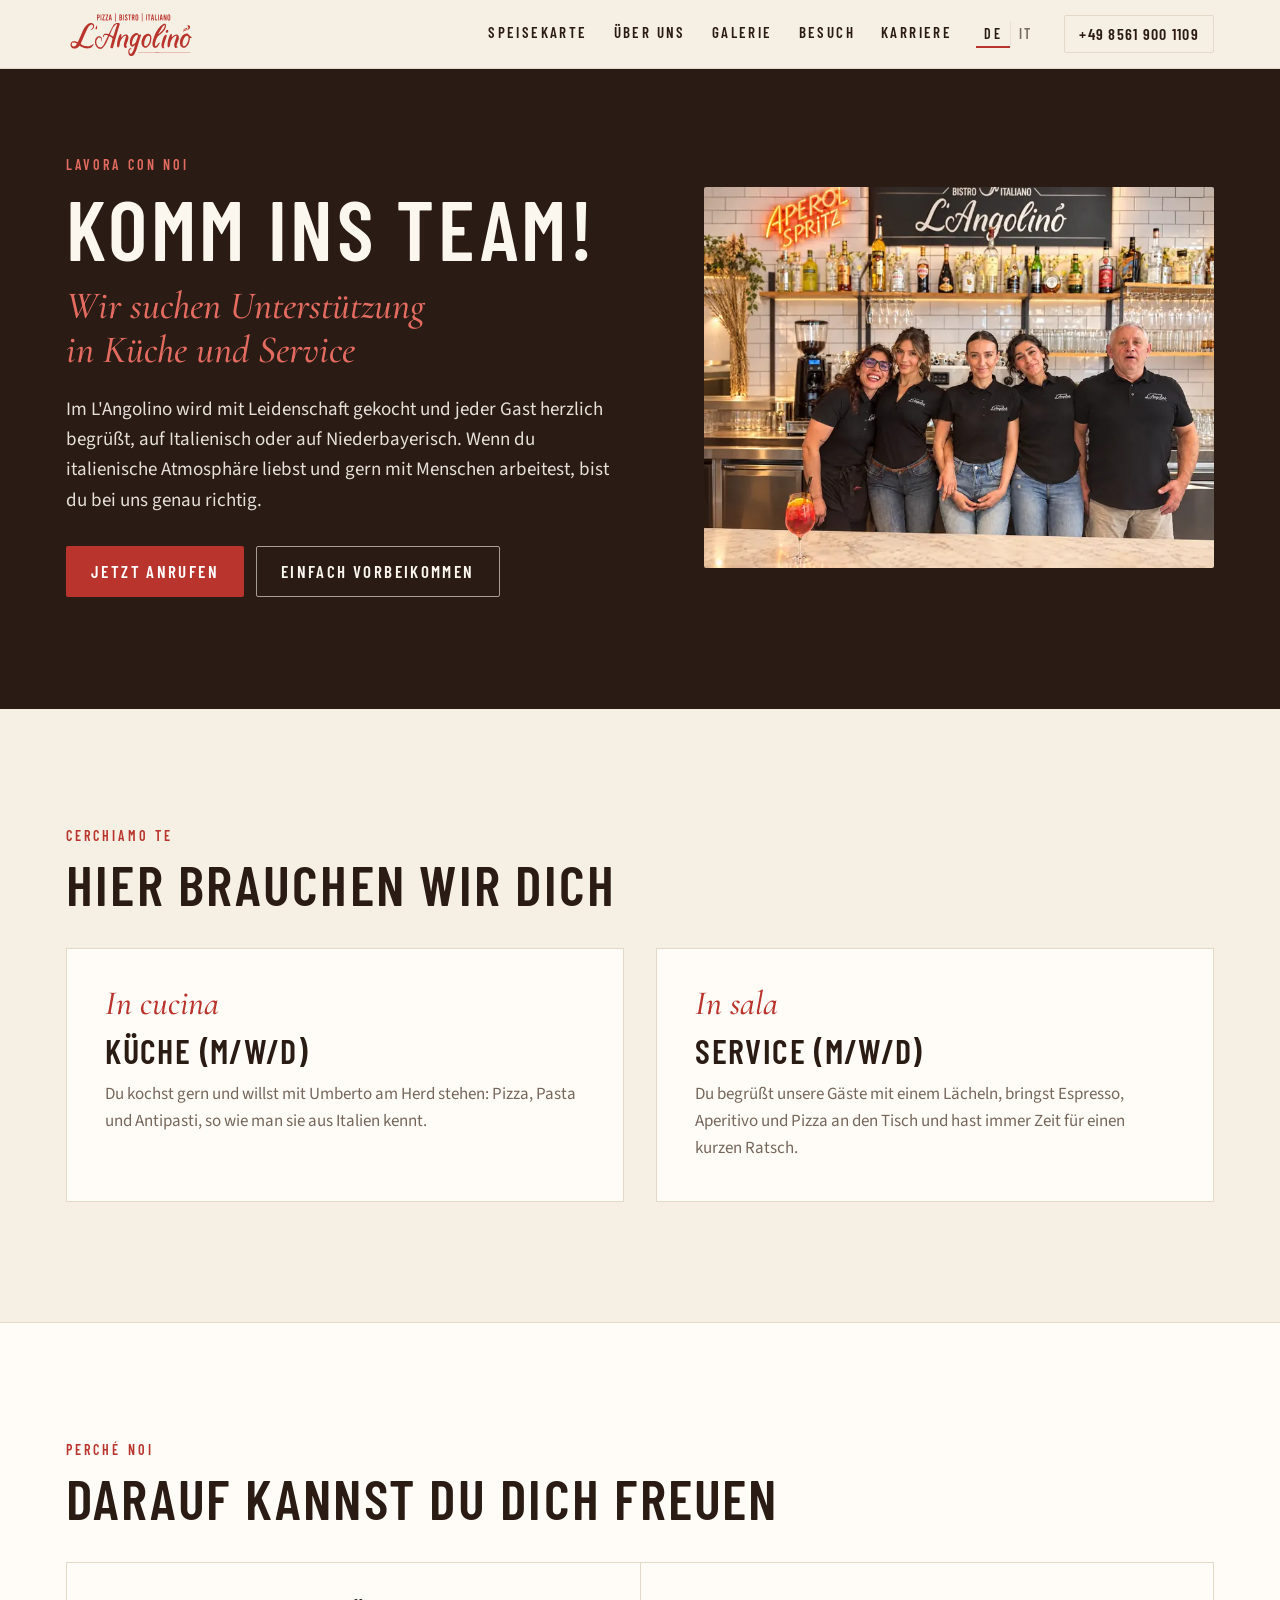
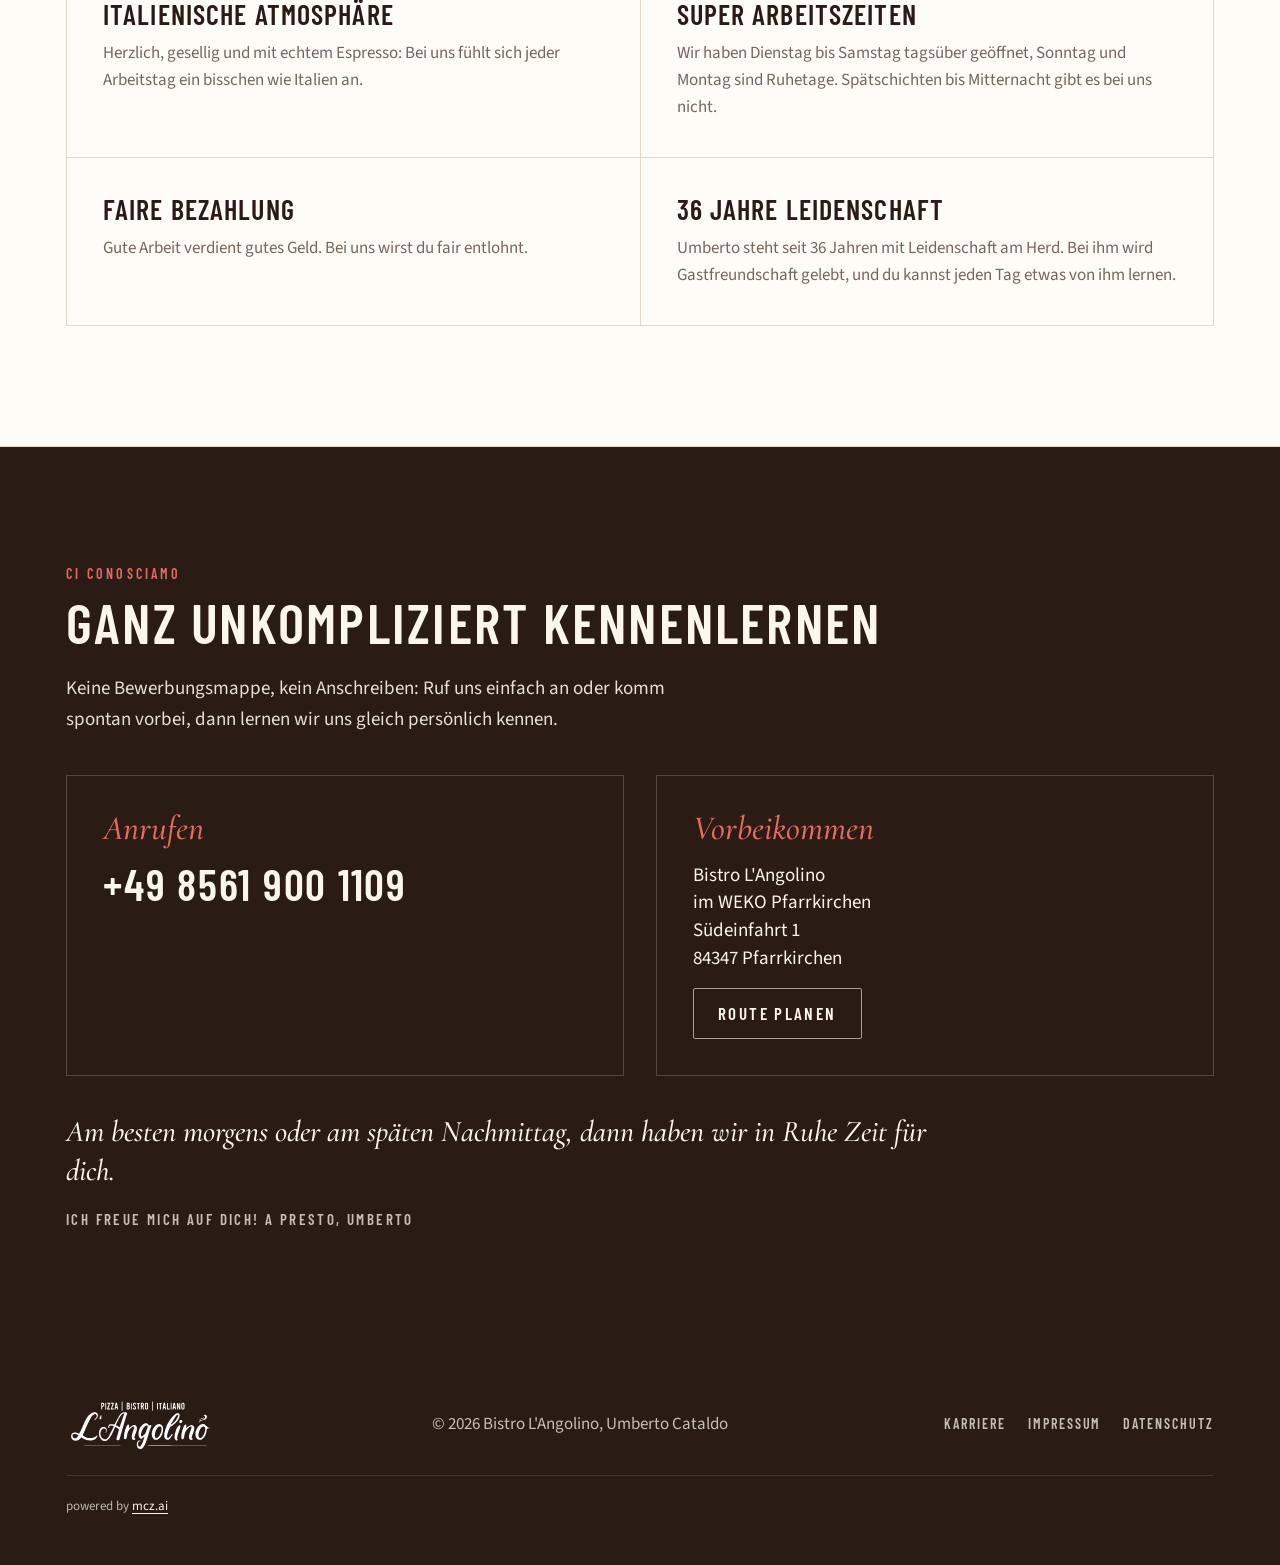
<file: karriere.html>
<!doctype html>
<html lang="de">
<head>
<meta charset="utf-8">
<meta name="viewport" content="width=device-width, initial-scale=1, viewport-fit=cover">
<title>Karriere · L'Angolino Pfarrkirchen</title>
<meta name="description" content="Komm ins Team vom Bistro L'Angolino im WEKO Pfarrkirchen: Wir suchen Unterstützung in Küche und Service. Italienische Atmosphäre, super Arbeitszeiten, faire Bezahlung.">
<link rel="canonical" href="https://m5ki.github.io/angolino/karriere">
<link rel="alternate" hreflang="de" href="https://m5ki.github.io/angolino/karriere">
<link rel="alternate" hreflang="it" href="https://m5ki.github.io/angolino/it/lavora-con-noi">
<meta property="og:type" content="website">
<meta property="og:locale" content="de_DE">
<meta property="og:title" content="Komm ins Team! · L'Angolino Pfarrkirchen">
<meta property="og:description" content="Wir suchen Unterstützung in Küche und Service. Einfach anrufen oder spontan vorbeikommen.">
<meta property="og:url" content="https://m5ki.github.io/angolino/karriere">
<meta property="og:image" content="https://m5ki.github.io/angolino/assets/img/32_team_theke_v2-1600.webp">
<meta name="twitter:card" content="summary_large_image">
<link rel="icon" href="favicon.ico" sizes="48x48">
<link rel="icon" href="assets/favicon.svg" type="image/svg+xml">
<link rel="apple-touch-icon" href="assets/apple-touch-icon.png">
<link rel="preload" href="assets/fonts/barlow-condensed-latin-600.woff2" as="font" type="font/woff2" crossorigin>
<link rel="preload" href="assets/fonts/cormorant-garamond-italic-latin.woff2" as="font" type="font/woff2" crossorigin>
<link rel="preload" href="assets/fonts/source-sans-3-latin.woff2" as="font" type="font/woff2" crossorigin>
<link rel="stylesheet" href="css/style.css">
<meta name="robots" content="noindex, nofollow">
</head>
<body>

<header class="nav solid">
  <div class="wrap">
    <a class="brand" href="./" aria-label="L'Angolino, zur Startseite">
      <img class="white" src="assets/logo_angolino_weiss.svg" width="2400" height="860" alt="">
      <img class="red" src="assets/logo_angolino.svg" width="2400" height="860" alt="">
    </a>
    <ul>
      <li><a class="l" href="./#karte">Speisekarte</a></li>
      <li><a class="l" href="./#benvenuti">Über uns</a></li>
      <li><a class="l" href="./#galerie">Galerie</a></li>
      <li><a class="l" href="./#besuch">Besuch</a></li>
      <li><a class="l" href="karriere" aria-current="page">Karriere</a></li>
    </ul>
    <nav class="lang" aria-label="Sprache"><a href="karriere" hreflang="de" lang="de" aria-label="Deutsch" aria-current="page">DE</a><a href="it/lavora-con-noi" hreflang="it" lang="it" aria-label="Italiano">IT</a></nav>
    <a class="tel" href="tel:+4985619001109">+49 8561 900 1109</a>
  </div>
</header>

<main>
  <section class="job-hero">
    <div class="wrap grid">
      <div class="text">
        <div class="eyebrow">Lavora con noi</div>
        <h1>Komm ins Team! <span class="it">Wir suchen Unterstützung in Küche und Service</span></h1>
        <p class="lead">Im L'Angolino wird mit Leidenschaft gekocht und jeder Gast herzlich begrüßt, auf Italienisch oder auf Niederbayerisch. Wenn du italienische Atmosphäre liebst und gern mit Menschen arbeitest, bist du bei uns genau richtig.</p>
        <div class="ctas">
          <a class="btn red" href="tel:+4985619001109">Jetzt anrufen</a>
          <a class="btn ghost" href="#kennenlernen">Einfach vorbeikommen</a>
        </div>
      </div>
      <figure>
        <img src="assets/img/32_team_theke_v2-1600.webp" srcset="assets/img/32_team_theke_v2-800.webp 800w, assets/img/32_team_theke_v2-1600.webp 1600w" sizes="(max-width: 860px) calc(100vw - 32px), 540px" width="1600" height="1195" alt="Das Team des L'Angolino hinter der Theke" fetchpriority="high">
      </figure>
    </div>
  </section>

  <section class="jobs">
    <div class="wrap">
      <div class="titles">
        <div class="eyebrow">Cerchiamo te</div>
        <h2>Hier brauchen wir dich</h2>
      </div>
      <div class="cards">
        <div class="card">
          <span class="label">In cucina</span>
          <h3>Küche (m/w/d)</h3>
          <p>Du kochst gern und willst mit Umberto am Herd stehen: Pizza, Pasta und Antipasti, so wie man sie aus Italien kennt.</p>
        </div>
        <div class="card">
          <span class="label">In sala</span>
          <h3>Service (m/w/d)</h3>
          <p>Du begrüßt unsere Gäste mit einem Lächeln, bringst Espresso, Aperitivo und Pizza an den Tisch und hast immer Zeit für einen kurzen Ratsch.</p>
        </div>
      </div>
    </div>
  </section>

  <section class="vorteile">
    <div class="wrap">
      <div class="titles">
        <div class="eyebrow">Perché noi</div>
        <h2>Darauf kannst du dich freuen</h2>
      </div>
      <div class="liste">
        <div><b>Italienische Atmosphäre</b><p>Herzlich, gesellig und mit echtem Espresso: Bei uns fühlt sich jeder Arbeitstag ein bisschen wie Italien an.</p></div>
        <div><b>Super Arbeitszeiten</b><p>Wir haben Dienstag bis Samstag tagsüber geöffnet, Sonntag und Montag sind Ruhetage. Spätschichten bis Mitternacht gibt es bei uns nicht.</p></div>
        <div><b>Faire Bezahlung</b><p>Gute Arbeit verdient gutes Geld. Bei uns wirst du fair entlohnt.</p></div>
        <div><b>36 Jahre Leidenschaft</b><p>Umberto steht seit 36 Jahren mit Leidenschaft am Herd. Bei ihm wird Gastfreundschaft gelebt, und du kannst jeden Tag etwas von ihm lernen.</p></div>
      </div>
    </div>
  </section>

  <section class="kennenlernen" id="kennenlernen">
    <div class="wrap">
      <div class="titles">
        <div class="eyebrow">Ci conosciamo</div>
        <h2>Ganz unkompliziert kennenlernen</h2>
      </div>
      <p class="lead">Keine Bewerbungsmappe, kein Anschreiben: Ruf uns einfach an oder komm spontan vorbei, dann lernen wir uns gleich persönlich kennen.</p>
      <div class="wege">
        <div class="weg">
          <span class="label">Anrufen</span>
          <a class="num" href="tel:+4985619001109">+49 8561 900 1109</a>
        </div>
        <div class="weg">
          <span class="label">Vorbeikommen</span>
          <address>Bistro L'Angolino<br>im WEKO Pfarrkirchen<br>Südeinfahrt 1<br>84347 Pfarrkirchen</address>
          <a class="btn ghost" href="https://www.google.com/maps/dir/?api=1&amp;destination=Bistro+L%C2%B4Angolino+S%C3%BCdeinfahrt+1+84347+Pfarrkirchen" target="_blank" rel="noopener">Route planen</a>
        </div>
      </div>
      <p class="tipp">Am besten morgens oder am späten Nachmittag, dann haben wir in Ruhe Zeit für dich.</p>
      <p class="gruss">Ich freue mich auf dich! A presto, Umberto</p>
    </div>
  </section>
</main>

<footer>
  <div class="wrap">
    <img src="assets/logo_angolino_weiss.svg" width="2400" height="860" alt="L'Angolino" loading="lazy">
    <span>© 2026 Bistro L'Angolino, Umberto Cataldo</span>
    <nav aria-label="Weitere Seiten"><a href="karriere" aria-current="page">Karriere</a><a href="impressum">Impressum</a><a href="datenschutz">Datenschutz</a></nav>
    <p class="powered">powered by <a href="https://www.mcz.ai" target="_blank" rel="noopener">mcz.ai</a></p>
  </div>
</footer>

</body>
</html>
</file>
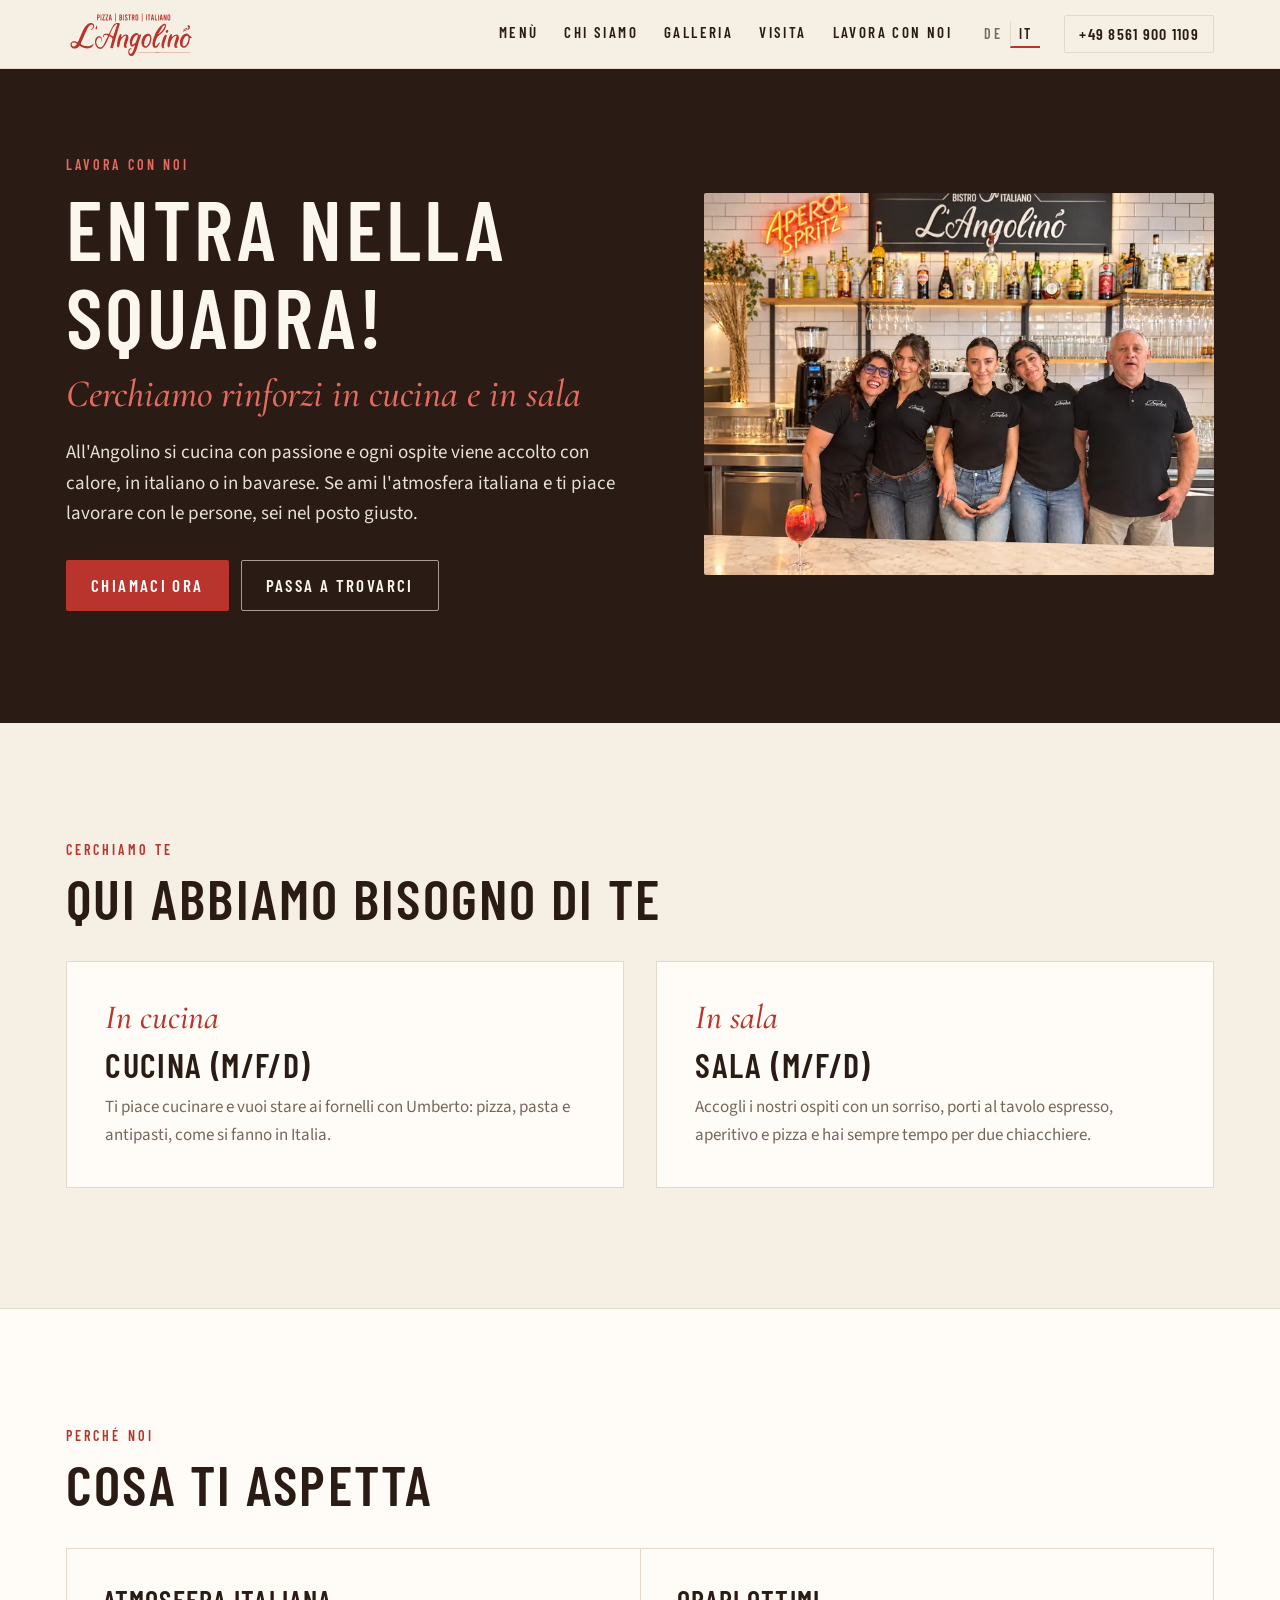
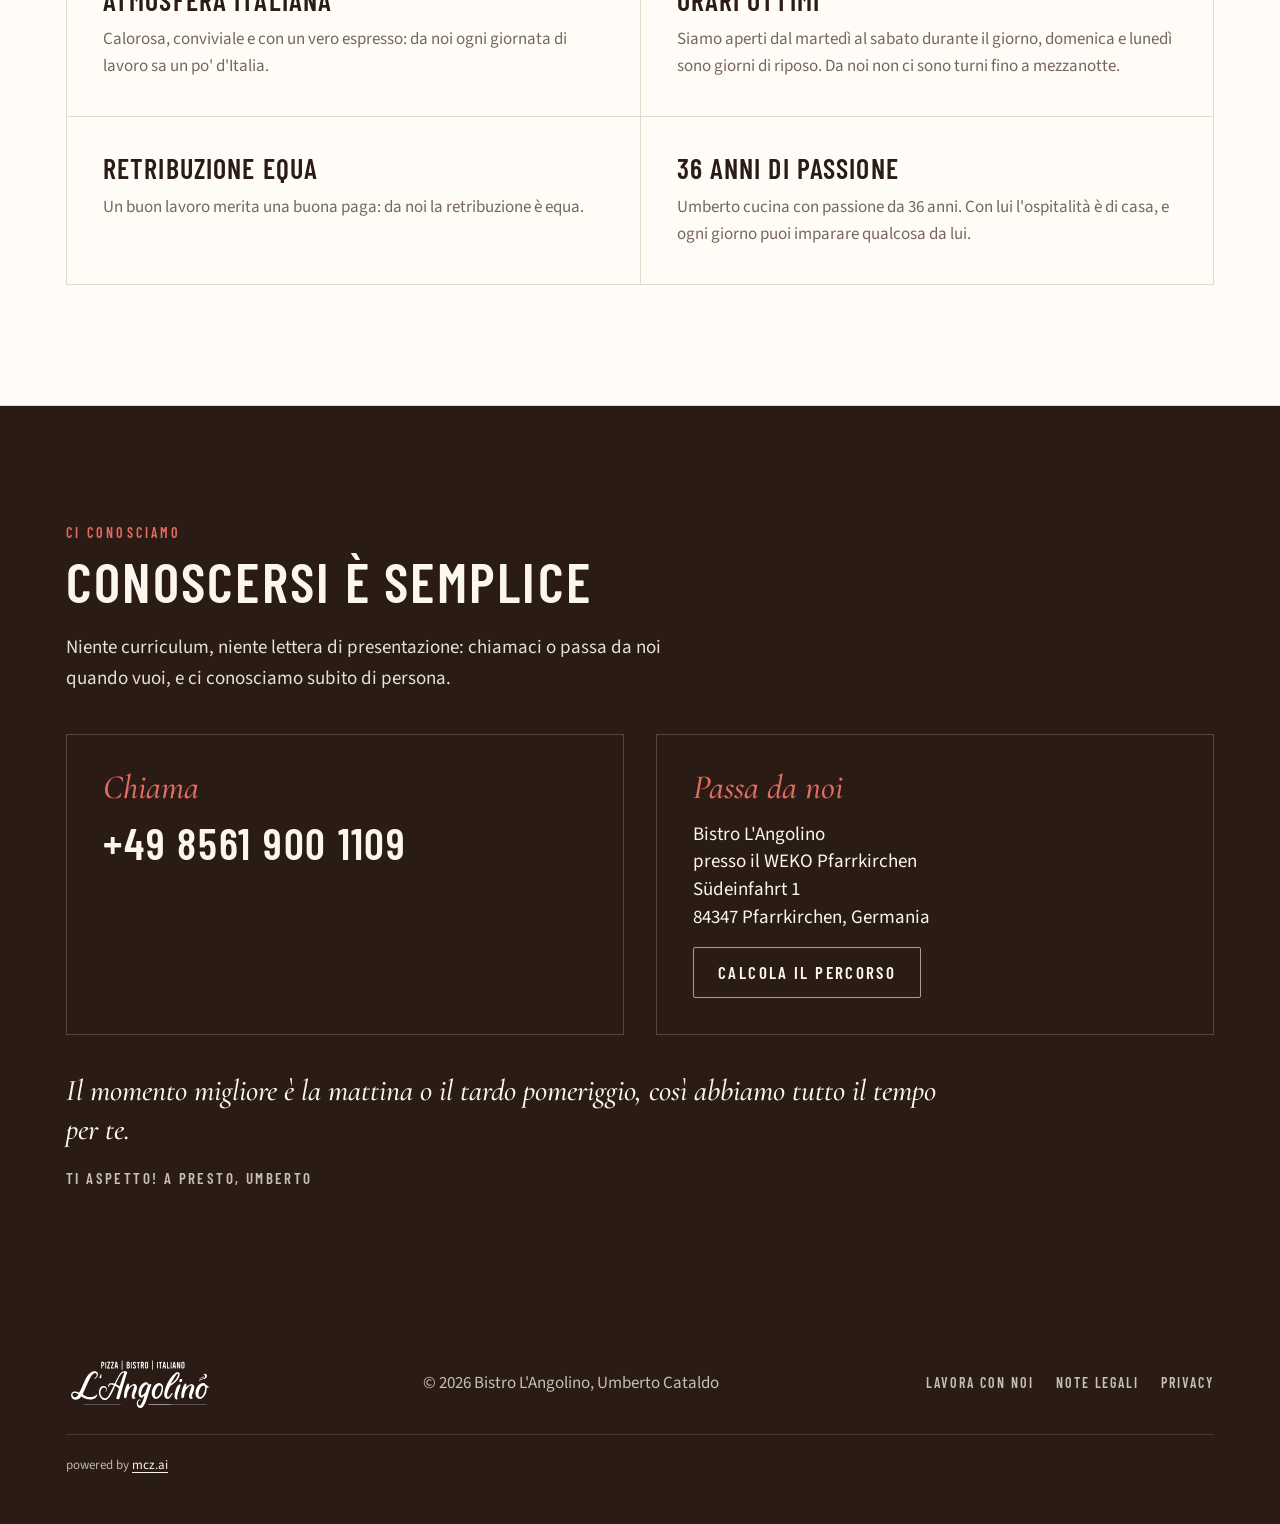
<file: it/lavora-con-noi.html>
<!doctype html>
<html lang="it">
<head>
<meta charset="utf-8">
<meta name="viewport" content="width=device-width, initial-scale=1, viewport-fit=cover">
<title>Lavora con noi · L'Angolino Pfarrkirchen</title>
<meta name="description" content="Entra nella squadra del Bistro L'Angolino al WEKO di Pfarrkirchen: cerchiamo rinforzi in cucina e in sala. Atmosfera italiana, orari ottimi, retribuzione equa.">
<link rel="canonical" href="https://m5ki.github.io/angolino/it/lavora-con-noi">
<link rel="alternate" hreflang="de" href="https://m5ki.github.io/angolino/karriere">
<link rel="alternate" hreflang="it" href="https://m5ki.github.io/angolino/it/lavora-con-noi">
<meta property="og:type" content="website">
<meta property="og:locale" content="it_IT">
<meta property="og:title" content="Entra nella squadra! · L'Angolino Pfarrkirchen">
<meta property="og:description" content="Cerchiamo rinforzi in cucina e in sala. Chiamaci o passa a trovarci quando vuoi.">
<meta property="og:url" content="https://m5ki.github.io/angolino/it/lavora-con-noi">
<meta property="og:image" content="https://m5ki.github.io/angolino/assets/img/32_team_theke_v2-1600.webp">
<meta name="twitter:card" content="summary_large_image">
<link rel="icon" href="../favicon.ico" sizes="48x48">
<link rel="icon" href="../assets/favicon.svg" type="image/svg+xml">
<link rel="apple-touch-icon" href="../assets/apple-touch-icon.png">
<link rel="preload" href="../assets/fonts/barlow-condensed-latin-600.woff2" as="font" type="font/woff2" crossorigin>
<link rel="preload" href="../assets/fonts/cormorant-garamond-italic-latin.woff2" as="font" type="font/woff2" crossorigin>
<link rel="preload" href="../assets/fonts/source-sans-3-latin.woff2" as="font" type="font/woff2" crossorigin>
<link rel="stylesheet" href="../css/style.css">
<meta name="robots" content="noindex, nofollow">
</head>
<body>

<header class="nav solid">
  <div class="wrap">
    <a class="brand" href="./" aria-label="L'Angolino, alla pagina iniziale">
      <img class="white" src="../assets/logo_angolino_weiss.svg" width="2400" height="860" alt="">
      <img class="red" src="../assets/logo_angolino.svg" width="2400" height="860" alt="">
    </a>
    <ul>
      <li><a class="l" href="./#menu">Menù</a></li>
      <li><a class="l" href="./#benvenuti">Chi siamo</a></li>
      <li><a class="l" href="./#galleria">Galleria</a></li>
      <li><a class="l" href="./#visita">Visita</a></li>
      <li><a class="l" href="lavora-con-noi" aria-current="page">Lavora con noi</a></li>
    </ul>
    <nav class="lang" aria-label="Lingua"><a href="../karriere" hreflang="de" lang="de" aria-label="Deutsch">DE</a><a href="lavora-con-noi" hreflang="it" lang="it" aria-label="Italiano" aria-current="page">IT</a></nav>
    <a class="tel" href="tel:+4985619001109">+49 8561 900 1109</a>
  </div>
</header>

<main>
  <section class="job-hero">
    <div class="wrap grid">
      <div class="text">
        <div class="eyebrow">Lavora con noi</div>
        <h1>Entra nella squadra! <span class="it">Cerchiamo rinforzi in cucina e in sala</span></h1>
        <p class="lead">All'Angolino si cucina con passione e ogni ospite viene accolto con calore, in italiano o in bavarese. Se ami l'atmosfera italiana e ti piace lavorare con le persone, sei nel posto giusto.</p>
        <div class="ctas">
          <a class="btn red" href="tel:+4985619001109">Chiamaci ora</a>
          <a class="btn ghost" href="#conosciamoci">Passa a trovarci</a>
        </div>
      </div>
      <figure>
        <img src="../assets/img/32_team_theke_v2-1600.webp" srcset="../assets/img/32_team_theke_v2-800.webp 800w, ../assets/img/32_team_theke_v2-1600.webp 1600w" sizes="(max-width: 860px) calc(100vw - 32px), 540px" width="1600" height="1195" alt="La squadra dell'Angolino dietro il bancone" fetchpriority="high">
      </figure>
    </div>
  </section>

  <section class="jobs">
    <div class="wrap">
      <div class="titles">
        <div class="eyebrow">Cerchiamo te</div>
        <h2>Qui abbiamo bisogno di te</h2>
      </div>
      <div class="cards">
        <div class="card">
          <span class="label">In cucina</span>
          <h3>Cucina (m/f/d)</h3>
          <p>Ti piace cucinare e vuoi stare ai fornelli con Umberto: pizza, pasta e antipasti, come si fanno in Italia.</p>
        </div>
        <div class="card">
          <span class="label">In sala</span>
          <h3>Sala (m/f/d)</h3>
          <p>Accogli i nostri ospiti con un sorriso, porti al tavolo espresso, aperitivo e pizza e hai sempre tempo per due chiacchiere.</p>
        </div>
      </div>
    </div>
  </section>

  <section class="vorteile">
    <div class="wrap">
      <div class="titles">
        <div class="eyebrow">Perché noi</div>
        <h2>Cosa ti aspetta</h2>
      </div>
      <div class="liste">
        <div><b>Atmosfera italiana</b><p>Calorosa, conviviale e con un vero espresso: da noi ogni giornata di lavoro sa un po' d'Italia.</p></div>
        <div><b>Orari ottimi</b><p>Siamo aperti dal martedì al sabato durante il giorno, domenica e lunedì sono giorni di riposo. Da noi non ci sono turni fino a mezzanotte.</p></div>
        <div><b>Retribuzione equa</b><p>Un buon lavoro merita una buona paga: da noi la retribuzione è equa.</p></div>
        <div><b>36 anni di passione</b><p>Umberto cucina con passione da 36 anni. Con lui l'ospitalità è di casa, e ogni giorno puoi imparare qualcosa da lui.</p></div>
      </div>
    </div>
  </section>

  <section class="kennenlernen" id="conosciamoci">
    <div class="wrap">
      <div class="titles">
        <div class="eyebrow">Ci conosciamo</div>
        <h2>Conoscersi è semplice</h2>
      </div>
      <p class="lead">Niente curriculum, niente lettera di presentazione: chiamaci o passa da noi quando vuoi, e ci conosciamo subito di persona.</p>
      <div class="wege">
        <div class="weg">
          <span class="label">Chiama</span>
          <a class="num" href="tel:+4985619001109">+49 8561 900 1109</a>
        </div>
        <div class="weg">
          <span class="label">Passa da noi</span>
          <address>Bistro L'Angolino<br>presso il WEKO Pfarrkirchen<br>Südeinfahrt 1<br>84347 Pfarrkirchen, Germania</address>
          <a class="btn ghost" href="https://www.google.com/maps/dir/?api=1&amp;destination=Bistro+L%C2%B4Angolino+S%C3%BCdeinfahrt+1+84347+Pfarrkirchen" target="_blank" rel="noopener">Calcola il percorso</a>
        </div>
      </div>
      <p class="tipp">Il momento migliore è la mattina o il tardo pomeriggio, così abbiamo tutto il tempo per te.</p>
      <p class="gruss">Ti aspetto! A presto, Umberto</p>
    </div>
  </section>
</main>

<footer>
  <div class="wrap">
    <img src="../assets/logo_angolino_weiss.svg" width="2400" height="860" alt="L'Angolino" loading="lazy">
    <span>© 2026 Bistro L'Angolino, Umberto Cataldo</span>
    <nav aria-label="Altre pagine"><a href="lavora-con-noi" aria-current="page">Lavora con noi</a><a href="note-legali">Note legali</a><a href="privacy">Privacy</a></nav>
    <p class="powered">powered by <a href="https://www.mcz.ai" target="_blank" rel="noopener">mcz.ai</a></p>
  </div>
</footer>

</body>
</html>
</file>
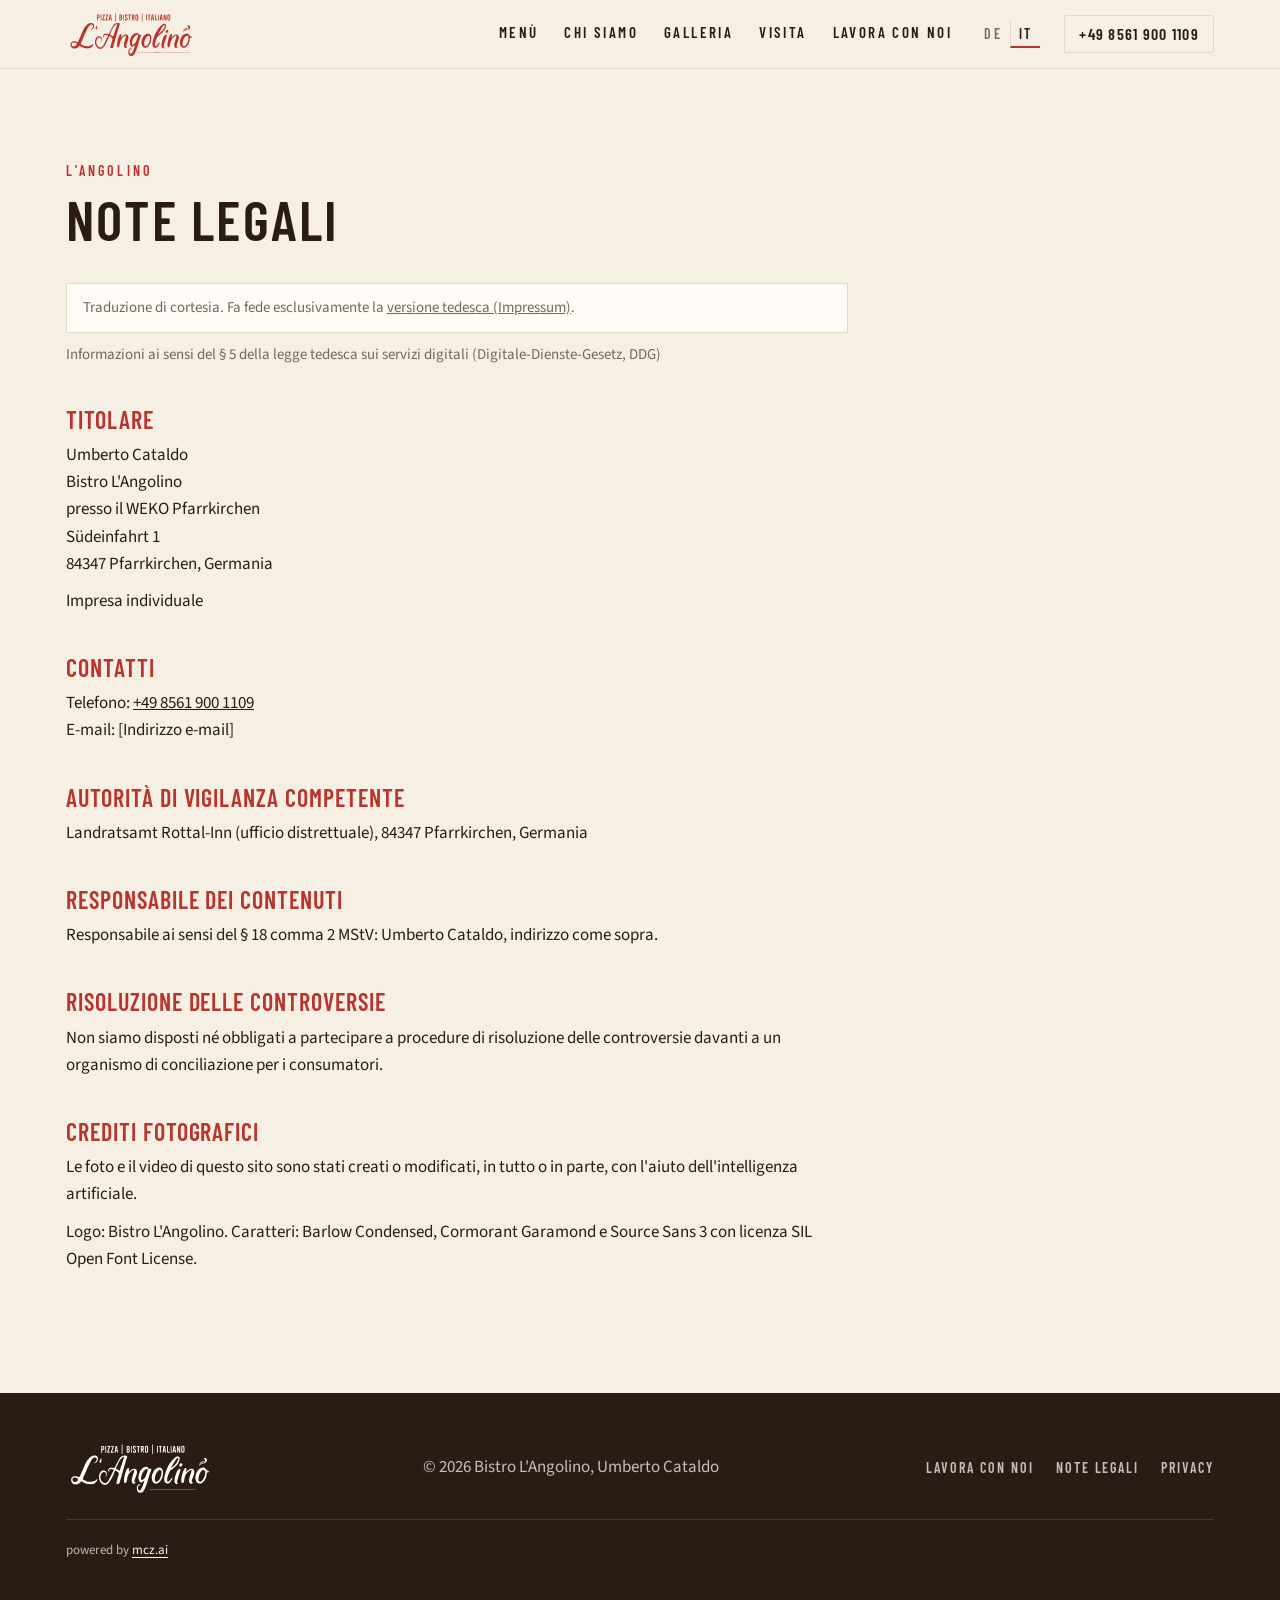
<file: it/note-legali.html>
<!doctype html>
<html lang="it">
<head>
<meta charset="utf-8">
<meta name="viewport" content="width=device-width, initial-scale=1, viewport-fit=cover">
<title>Note legali · L'Angolino Pfarrkirchen</title>
<meta name="description" content="Note legali del Bistro L'Angolino al WEKO di Pfarrkirchen, titolare Umberto Cataldo.">
<link rel="canonical" href="https://m5ki.github.io/angolino/it/note-legali">
<link rel="alternate" hreflang="de" href="https://m5ki.github.io/angolino/impressum">
<link rel="alternate" hreflang="it" href="https://m5ki.github.io/angolino/it/note-legali">
<link rel="icon" href="../favicon.ico" sizes="48x48">
<link rel="icon" href="../assets/favicon.svg" type="image/svg+xml">
<link rel="apple-touch-icon" href="../assets/apple-touch-icon.png">
<link rel="stylesheet" href="../css/style.css">
<meta name="robots" content="noindex, nofollow">
</head>
<body>

<header class="nav solid">
  <div class="wrap">
    <a class="brand" href="./" aria-label="L'Angolino, alla pagina iniziale">
      <img class="white" src="../assets/logo_angolino_weiss.svg" width="2400" height="860" alt="">
      <img class="red" src="../assets/logo_angolino.svg" width="2400" height="860" alt="">
    </a>
    <ul>
      <li><a class="l" href="./#menu">Menù</a></li>
      <li><a class="l" href="./#benvenuti">Chi siamo</a></li>
      <li><a class="l" href="./#galleria">Galleria</a></li>
      <li><a class="l" href="./#visita">Visita</a></li>
      <li><a class="l" href="lavora-con-noi">Lavora con noi</a></li>
    </ul>
    <nav class="lang" aria-label="Lingua"><a href="../impressum" hreflang="de" lang="de" aria-label="Deutsch">DE</a><a href="note-legali" hreflang="it" lang="it" aria-label="Italiano" aria-current="page">IT</a></nav>
    <a class="tel" href="tel:+4985619001109">+49 8561 900 1109</a>
  </div>
</header>

<main class="legal">
  <div class="wrap">
    <div class="titles">
      <div class="eyebrow">L'Angolino</div>
      <h1>Note legali</h1>
    </div>
    <div class="text">
      <p class="hinweis">Traduzione di cortesia. Fa fede esclusivamente la <a href="../impressum" hreflang="de">versione tedesca (Impressum)</a>.</p>
      <p class="stand">Informazioni ai sensi del § 5 della legge tedesca sui servizi digitali (Digitale-Dienste-Gesetz, DDG)</p>

      <h2>Titolare</h2>
      <address>
        Umberto Cataldo<br>
        Bistro L'Angolino<br>
        presso il WEKO Pfarrkirchen<br>
        Südeinfahrt 1<br>
        84347 Pfarrkirchen, Germania
      </address>
      <p>Impresa individuale</p>

      <h2>Contatti</h2>
      <p>Telefono: <a href="tel:+4985619001109">+49 8561 900 1109</a><br>
      E-mail: [Indirizzo e-mail]</p>


      <h2>Autorità di vigilanza competente</h2>
      <p>Landratsamt Rottal-Inn (ufficio distrettuale), 84347 Pfarrkirchen, Germania</p>

      <h2>Responsabile dei contenuti</h2>
      <p>Responsabile ai sensi del § 18 comma 2 MStV: Umberto Cataldo, indirizzo come sopra.</p>

      <h2>Risoluzione delle controversie</h2>
      <p>Non siamo disposti né obbligati a partecipare a procedure di risoluzione delle controversie davanti a un organismo di conciliazione per i consumatori.</p>

      <h2>Crediti fotografici</h2>
      <p>Le foto e il video di questo sito sono stati creati o modificati, in tutto o in parte, con l'aiuto dell'intelligenza artificiale.</p>
      <p>Logo: Bistro L'Angolino. Caratteri: Barlow Condensed, Cormorant Garamond e Source Sans 3 con licenza SIL Open Font License.</p>
    </div>
  </div>
</main>

<footer>
  <div class="wrap">
    <img src="../assets/logo_angolino_weiss.svg" width="2400" height="860" alt="L'Angolino" loading="lazy">
    <span>© 2026 Bistro L'Angolino, Umberto Cataldo</span>
    <nav aria-label="Altre pagine"><a href="lavora-con-noi">Lavora con noi</a><a href="note-legali" aria-current="page">Note legali</a><a href="privacy">Privacy</a></nav>
    <p class="powered">powered by <a href="https://www.mcz.ai" target="_blank" rel="noopener">mcz.ai</a></p>
  </div>
</footer>

</body>
</html>
</file>
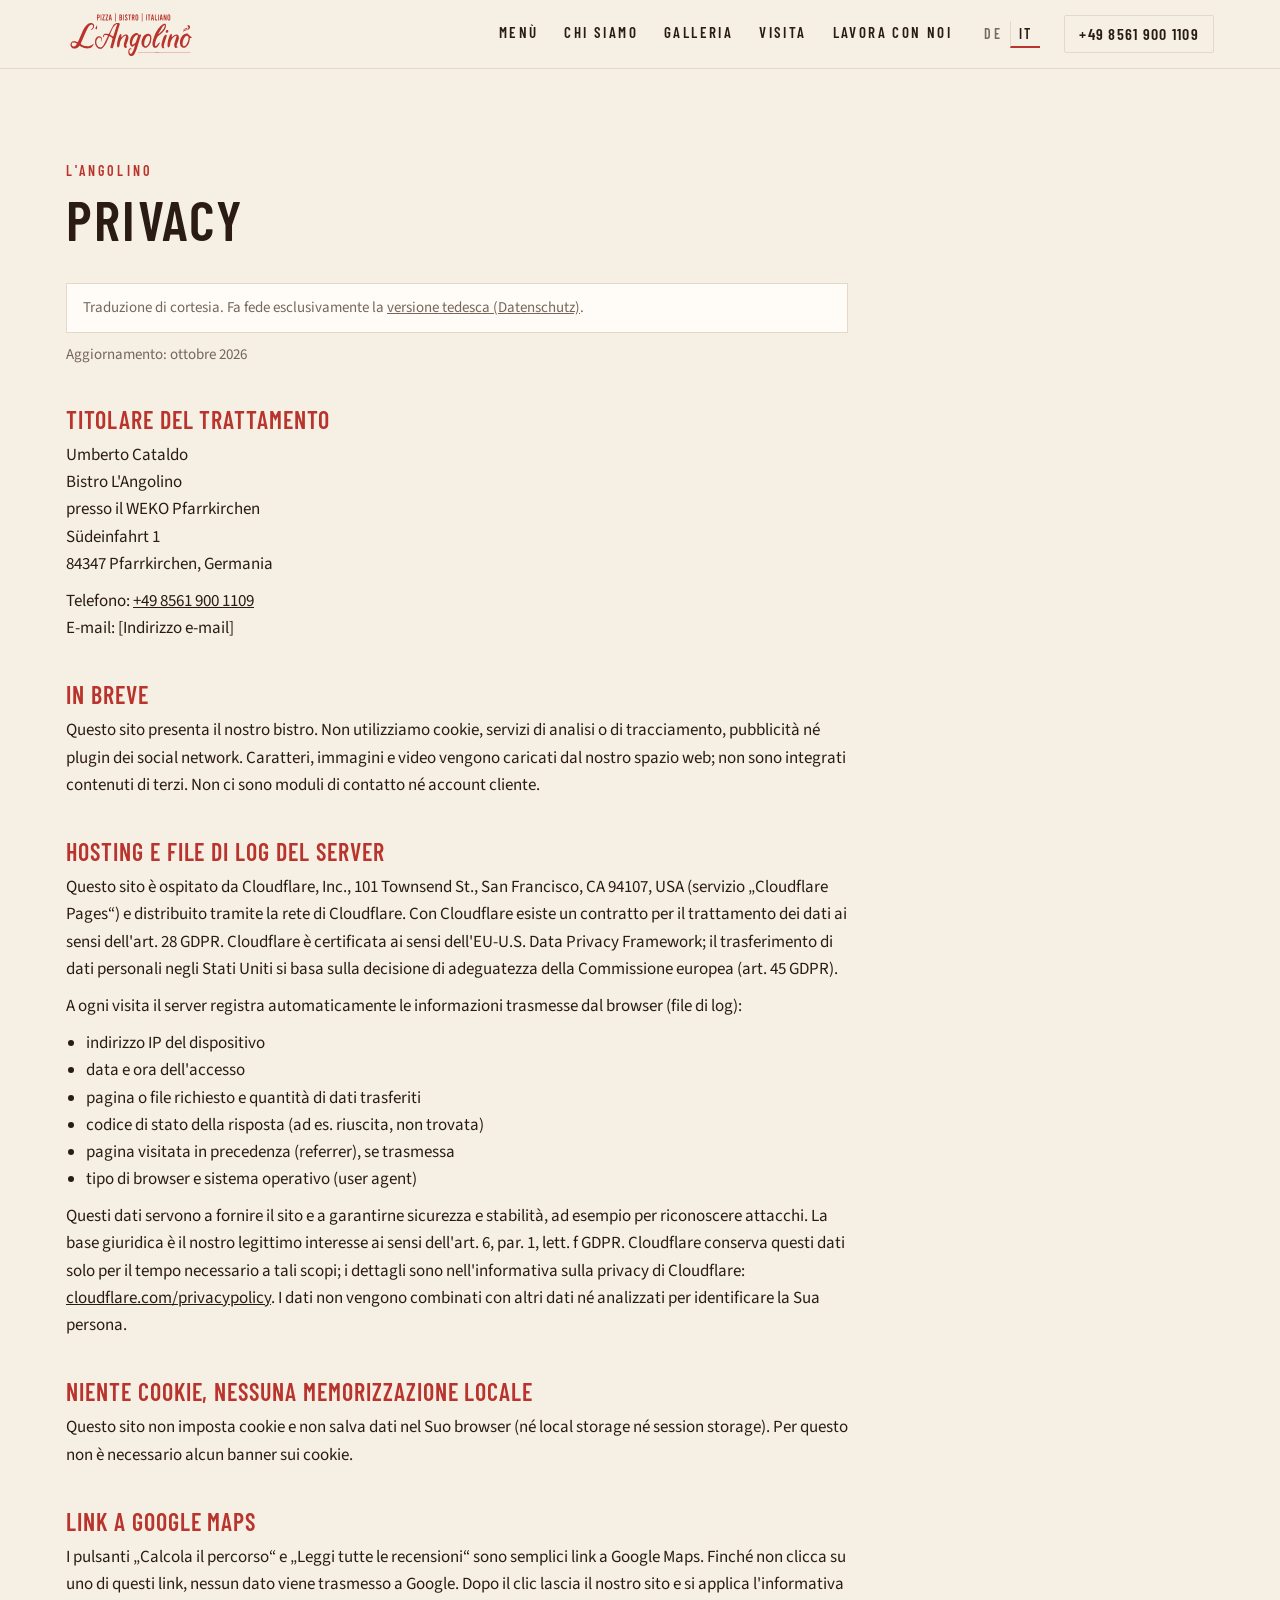
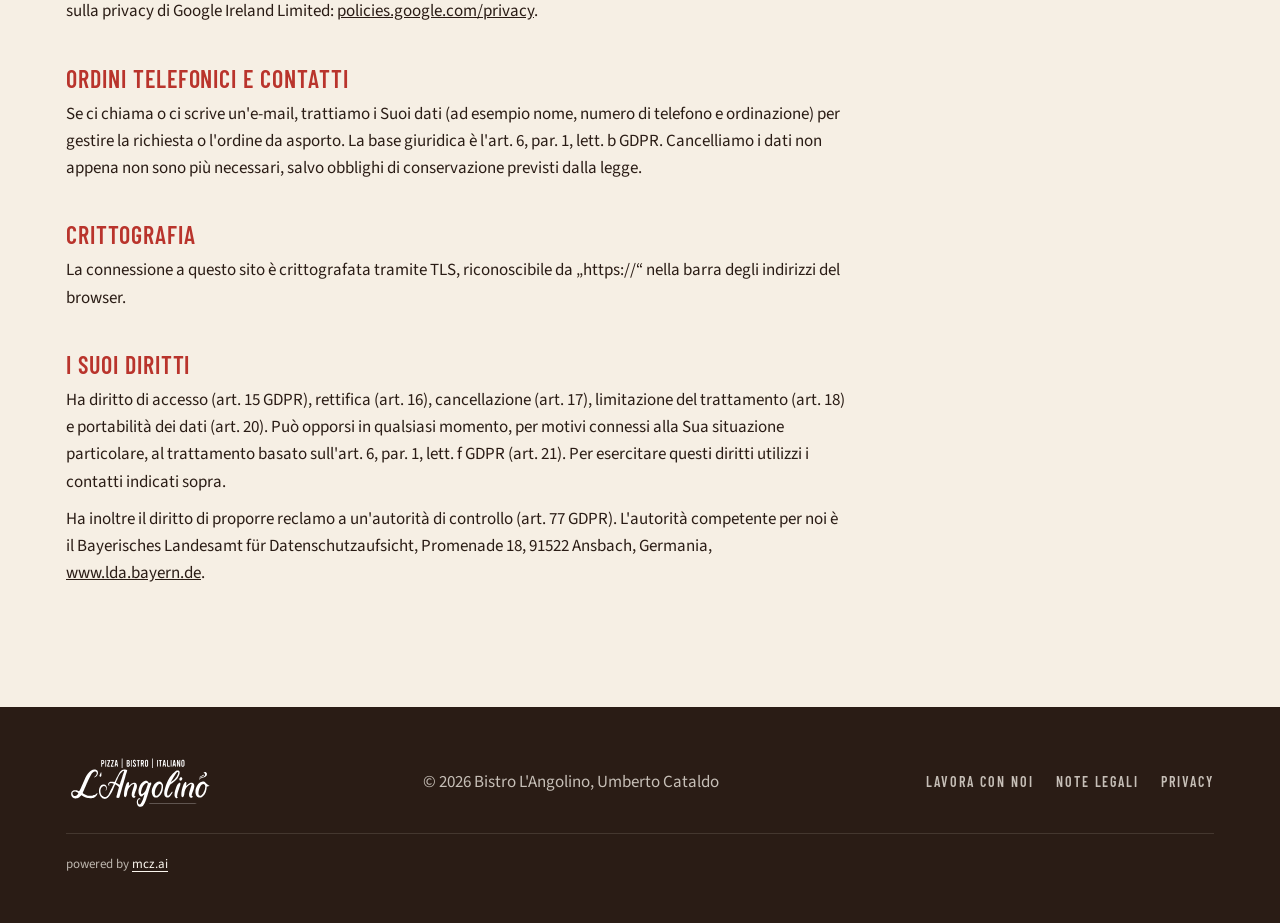
<file: it/privacy.html>
<!doctype html>
<html lang="it">
<head>
<meta charset="utf-8">
<meta name="viewport" content="width=device-width, initial-scale=1, viewport-fit=cover">
<title>Privacy · L'Angolino Pfarrkirchen</title>
<meta name="description" content="Informativa sulla privacy del Bistro L'Angolino di Pfarrkirchen: niente cookie, nessun tracciamento, solo i file di log del server.">
<link rel="canonical" href="https://m5ki.github.io/angolino/it/privacy">
<link rel="alternate" hreflang="de" href="https://m5ki.github.io/angolino/datenschutz">
<link rel="alternate" hreflang="it" href="https://m5ki.github.io/angolino/it/privacy">
<link rel="icon" href="../favicon.ico" sizes="48x48">
<link rel="icon" href="../assets/favicon.svg" type="image/svg+xml">
<link rel="apple-touch-icon" href="../assets/apple-touch-icon.png">
<link rel="stylesheet" href="../css/style.css">
<meta name="robots" content="noindex, nofollow">
</head>
<body>

<header class="nav solid">
  <div class="wrap">
    <a class="brand" href="./" aria-label="L'Angolino, alla pagina iniziale">
      <img class="white" src="../assets/logo_angolino_weiss.svg" width="2400" height="860" alt="">
      <img class="red" src="../assets/logo_angolino.svg" width="2400" height="860" alt="">
    </a>
    <ul>
      <li><a class="l" href="./#menu">Menù</a></li>
      <li><a class="l" href="./#benvenuti">Chi siamo</a></li>
      <li><a class="l" href="./#galleria">Galleria</a></li>
      <li><a class="l" href="./#visita">Visita</a></li>
      <li><a class="l" href="lavora-con-noi">Lavora con noi</a></li>
    </ul>
    <nav class="lang" aria-label="Lingua"><a href="../datenschutz" hreflang="de" lang="de" aria-label="Deutsch">DE</a><a href="privacy" hreflang="it" lang="it" aria-label="Italiano" aria-current="page">IT</a></nav>
    <a class="tel" href="tel:+4985619001109">+49 8561 900 1109</a>
  </div>
</header>

<main class="legal">
  <div class="wrap">
    <div class="titles">
      <div class="eyebrow">L'Angolino</div>
      <h1>Privacy</h1>
    </div>
    <div class="text">
      <p class="hinweis">Traduzione di cortesia. Fa fede esclusivamente la <a href="../datenschutz" hreflang="de">versione tedesca (Datenschutz)</a>.</p>
      <p class="stand">Aggiornamento: ottobre 2026</p>

      <h2>Titolare del trattamento</h2>
      <address>
        Umberto Cataldo<br>
        Bistro L'Angolino<br>
        presso il WEKO Pfarrkirchen<br>
        Südeinfahrt 1<br>
        84347 Pfarrkirchen, Germania
      </address>
      <p>Telefono: <a href="tel:+4985619001109">+49 8561 900 1109</a><br>
      E-mail: [Indirizzo e-mail]</p>

      <h2>In breve</h2>
      <p>Questo sito presenta il nostro bistro. Non utilizziamo cookie, servizi di analisi o di tracciamento, pubblicità né plugin dei social network. Caratteri, immagini e video vengono caricati dal nostro spazio web; non sono integrati contenuti di terzi. Non ci sono moduli di contatto né account cliente.</p>

      <h2>Hosting e file di log del server</h2>
      <p>Questo sito è ospitato da Cloudflare, Inc., 101 Townsend St., San Francisco, CA 94107, USA (servizio „Cloudflare Pages“) e distribuito tramite la rete di Cloudflare. Con Cloudflare esiste un contratto per il trattamento dei dati ai sensi dell'art. 28 GDPR. Cloudflare è certificata ai sensi dell'EU-U.S. Data Privacy Framework; il trasferimento di dati personali negli Stati Uniti si basa sulla decisione di adeguatezza della Commissione europea (art. 45 GDPR).</p>
      <p>A ogni visita il server registra automaticamente le informazioni trasmesse dal browser (file di log):</p>
      <ul>
        <li>indirizzo IP del dispositivo</li>
        <li>data e ora dell'accesso</li>
        <li>pagina o file richiesto e quantità di dati trasferiti</li>
        <li>codice di stato della risposta (ad es. riuscita, non trovata)</li>
        <li>pagina visitata in precedenza (referrer), se trasmessa</li>
        <li>tipo di browser e sistema operativo (user agent)</li>
      </ul>
      <p>Questi dati servono a fornire il sito e a garantirne sicurezza e stabilità, ad esempio per riconoscere attacchi. La base giuridica è il nostro legittimo interesse ai sensi dell'art. 6, par. 1, lett. f GDPR. Cloudflare conserva questi dati solo per il tempo necessario a tali scopi; i dettagli sono nell'informativa sulla privacy di Cloudflare: <a href="https://www.cloudflare.com/it-it/privacypolicy/" target="_blank" rel="noopener">cloudflare.com/privacypolicy</a>. I dati non vengono combinati con altri dati né analizzati per identificare la Sua persona.</p>

      <h2>Niente cookie, nessuna memorizzazione locale</h2>
      <p>Questo sito non imposta cookie e non salva dati nel Suo browser (né local storage né session storage). Per questo non è necessario alcun banner sui cookie.</p>

      <h2>Link a Google Maps</h2>
      <p>I pulsanti „Calcola il percorso“ e „Leggi tutte le recensioni“ sono semplici link a Google Maps. Finché non clicca su uno di questi link, nessun dato viene trasmesso a Google. Dopo il clic lascia il nostro sito e si applica l'informativa sulla privacy di Google Ireland Limited: <a href="https://policies.google.com/privacy?hl=it" target="_blank" rel="noopener">policies.google.com/privacy</a>.</p>

      <h2>Ordini telefonici e contatti</h2>
      <p>Se ci chiama o ci scrive un'e-mail, trattiamo i Suoi dati (ad esempio nome, numero di telefono e ordinazione) per gestire la richiesta o l'ordine da asporto. La base giuridica è l'art. 6, par. 1, lett. b GDPR. Cancelliamo i dati non appena non sono più necessari, salvo obblighi di conservazione previsti dalla legge.</p>

      <h2>Crittografia</h2>
      <p>La connessione a questo sito è crittografata tramite TLS, riconoscibile da „https://“ nella barra degli indirizzi del browser.</p>

      <h2>I Suoi diritti</h2>
      <p>Ha diritto di accesso (art. 15 GDPR), rettifica (art. 16), cancellazione (art. 17), limitazione del trattamento (art. 18) e portabilità dei dati (art. 20). Può opporsi in qualsiasi momento, per motivi connessi alla Sua situazione particolare, al trattamento basato sull'art. 6, par. 1, lett. f GDPR (art. 21). Per esercitare questi diritti utilizzi i contatti indicati sopra.</p>
      <p>Ha inoltre il diritto di proporre reclamo a un'autorità di controllo (art. 77 GDPR). L'autorità competente per noi è il Bayerisches Landesamt für Datenschutzaufsicht, Promenade 18, 91522 Ansbach, Germania, <a href="https://www.lda.bayern.de" target="_blank" rel="noopener">www.lda.bayern.de</a>.</p>
    </div>
  </div>
</main>

<footer>
  <div class="wrap">
    <img src="../assets/logo_angolino_weiss.svg" width="2400" height="860" alt="L'Angolino" loading="lazy">
    <span>© 2026 Bistro L'Angolino, Umberto Cataldo</span>
    <nav aria-label="Altre pagine"><a href="lavora-con-noi">Lavora con noi</a><a href="note-legali">Note legali</a><a href="privacy" aria-current="page">Privacy</a></nav>
    <p class="powered">powered by <a href="https://www.mcz.ai" target="_blank" rel="noopener">mcz.ai</a></p>
  </div>
</footer>

</body>
</html>
</file>
<file: css/style.css>
/* L'Angolino Pfarrkirchen
   Layout: Vollbild-Video als Bühne, danach ruhige Bänder in Creme und Marmor wie eine aufgeschlagene Speisekarte.
   Werte 1:1 aus dem freigegebenen Entwurf (website/index.html). */

/* Schriften, selbst gehostet: exakt die Dateien, die Google Fonts für den Entwurf ausliefert (SIL Open Font License, siehe assets/fonts/OFL-*.txt) */
@font-face{font-family:"Barlow Condensed";font-style:normal;font-weight:500;font-display:swap;src:url(../assets/fonts/barlow-condensed-latin-ext-500.woff2) format("woff2");unicode-range:U+0100-02BA, U+02BD-02C5, U+02C7-02CC, U+02CE-02D7, U+02DD-02FF, U+0304, U+0308, U+0329, U+1D00-1DBF, U+1E00-1E9F, U+1EF2-1EFF, U+2020, U+20A0-20AB, U+20AD-20C4, U+2113, U+2C60-2C7F, U+A720-A7FF}
@font-face{font-family:"Barlow Condensed";font-style:normal;font-weight:500;font-display:swap;src:url(../assets/fonts/barlow-condensed-latin-500.woff2) format("woff2");unicode-range:U+0000-00FF, U+0131, U+0152-0153, U+02BB-02BC, U+02C6, U+02DA, U+02DC, U+0304, U+0308, U+0329, U+2000-206F, U+20AC, U+2122, U+2191, U+2193, U+2212, U+2215, U+FEFF, U+FFFD}
@font-face{font-family:"Barlow Condensed";font-style:normal;font-weight:600;font-display:swap;src:url(../assets/fonts/barlow-condensed-latin-ext-600.woff2) format("woff2");unicode-range:U+0100-02BA, U+02BD-02C5, U+02C7-02CC, U+02CE-02D7, U+02DD-02FF, U+0304, U+0308, U+0329, U+1D00-1DBF, U+1E00-1E9F, U+1EF2-1EFF, U+2020, U+20A0-20AB, U+20AD-20C4, U+2113, U+2C60-2C7F, U+A720-A7FF}
@font-face{font-family:"Barlow Condensed";font-style:normal;font-weight:600;font-display:swap;src:url(../assets/fonts/barlow-condensed-latin-600.woff2) format("woff2");unicode-range:U+0000-00FF, U+0131, U+0152-0153, U+02BB-02BC, U+02C6, U+02DA, U+02DC, U+0304, U+0308, U+0329, U+2000-206F, U+20AC, U+2122, U+2191, U+2193, U+2212, U+2215, U+FEFF, U+FFFD}
@font-face{font-family:"Barlow Condensed";font-style:normal;font-weight:700;font-display:swap;src:url(../assets/fonts/barlow-condensed-latin-ext-700.woff2) format("woff2");unicode-range:U+0100-02BA, U+02BD-02C5, U+02C7-02CC, U+02CE-02D7, U+02DD-02FF, U+0304, U+0308, U+0329, U+1D00-1DBF, U+1E00-1E9F, U+1EF2-1EFF, U+2020, U+20A0-20AB, U+20AD-20C4, U+2113, U+2C60-2C7F, U+A720-A7FF}
@font-face{font-family:"Barlow Condensed";font-style:normal;font-weight:700;font-display:swap;src:url(../assets/fonts/barlow-condensed-latin-700.woff2) format("woff2");unicode-range:U+0000-00FF, U+0131, U+0152-0153, U+02BB-02BC, U+02C6, U+02DA, U+02DC, U+0304, U+0308, U+0329, U+2000-206F, U+20AC, U+2122, U+2191, U+2193, U+2212, U+2215, U+FEFF, U+FFFD}
@font-face{font-family:"Cormorant Garamond";font-style:italic;font-weight:500;font-display:swap;src:url(../assets/fonts/cormorant-garamond-italic-latin-ext.woff2) format("woff2");unicode-range:U+0100-02BA, U+02BD-02C5, U+02C7-02CC, U+02CE-02D7, U+02DD-02FF, U+0304, U+0308, U+0329, U+1D00-1DBF, U+1E00-1E9F, U+1EF2-1EFF, U+2020, U+20A0-20AB, U+20AD-20C4, U+2113, U+2C60-2C7F, U+A720-A7FF}
@font-face{font-family:"Cormorant Garamond";font-style:italic;font-weight:500;font-display:swap;src:url(../assets/fonts/cormorant-garamond-italic-latin.woff2) format("woff2");unicode-range:U+0000-00FF, U+0131, U+0152-0153, U+02BB-02BC, U+02C6, U+02DA, U+02DC, U+0304, U+0308, U+0329, U+2000-206F, U+20AC, U+2122, U+2191, U+2193, U+2212, U+2215, U+FEFF, U+FFFD}
@font-face{font-family:"Cormorant Garamond";font-style:italic;font-weight:600;font-display:swap;src:url(../assets/fonts/cormorant-garamond-italic-latin-ext.woff2) format("woff2");unicode-range:U+0100-02BA, U+02BD-02C5, U+02C7-02CC, U+02CE-02D7, U+02DD-02FF, U+0304, U+0308, U+0329, U+1D00-1DBF, U+1E00-1E9F, U+1EF2-1EFF, U+2020, U+20A0-20AB, U+20AD-20C4, U+2113, U+2C60-2C7F, U+A720-A7FF}
@font-face{font-family:"Cormorant Garamond";font-style:italic;font-weight:600;font-display:swap;src:url(../assets/fonts/cormorant-garamond-italic-latin.woff2) format("woff2");unicode-range:U+0000-00FF, U+0131, U+0152-0153, U+02BB-02BC, U+02C6, U+02DA, U+02DC, U+0304, U+0308, U+0329, U+2000-206F, U+20AC, U+2122, U+2191, U+2193, U+2212, U+2215, U+FEFF, U+FFFD}
@font-face{font-family:"Source Sans 3";font-style:normal;font-weight:400;font-display:swap;src:url(../assets/fonts/source-sans-3-latin-ext.woff2) format("woff2");unicode-range:U+0100-02BA, U+02BD-02C5, U+02C7-02CC, U+02CE-02D7, U+02DD-02FF, U+0304, U+0308, U+0329, U+1D00-1DBF, U+1E00-1E9F, U+1EF2-1EFF, U+2020, U+20A0-20AB, U+20AD-20C4, U+2113, U+2C60-2C7F, U+A720-A7FF}
@font-face{font-family:"Source Sans 3";font-style:normal;font-weight:400;font-display:swap;src:url(../assets/fonts/source-sans-3-latin.woff2) format("woff2");unicode-range:U+0000-00FF, U+0131, U+0152-0153, U+02BB-02BC, U+02C6, U+02DA, U+02DC, U+0304, U+0308, U+0329, U+2000-206F, U+20AC, U+2122, U+2191, U+2193, U+2212, U+2215, U+FEFF, U+FFFD}
@font-face{font-family:"Source Sans 3";font-style:normal;font-weight:600;font-display:swap;src:url(../assets/fonts/source-sans-3-latin-ext.woff2) format("woff2");unicode-range:U+0100-02BA, U+02BD-02C5, U+02C7-02CC, U+02CE-02D7, U+02DD-02FF, U+0304, U+0308, U+0329, U+1D00-1DBF, U+1E00-1E9F, U+1EF2-1EFF, U+2020, U+20A0-20AB, U+20AD-20C4, U+2113, U+2C60-2C7F, U+A720-A7FF}
@font-face{font-family:"Source Sans 3";font-style:normal;font-weight:600;font-display:swap;src:url(../assets/fonts/source-sans-3-latin.woff2) format("woff2");unicode-range:U+0000-00FF, U+0131, U+0152-0153, U+02BB-02BC, U+02C6, U+02DA, U+02DC, U+0304, U+0308, U+0329, U+2000-206F, U+20AC, U+2122, U+2191, U+2193, U+2212, U+2215, U+FEFF, U+FFFD}

/* Basis: entspricht der Dokumenthülle, in der der Entwurf veröffentlicht wurde */
:root{color-scheme:light;padding-top:env(safe-area-inset-top,0px);padding-bottom:env(safe-area-inset-bottom,0px)}
body{margin:0}
img{max-width:100%}
[hidden]{display:none!important}

:root{
  --bg:#F6EFE4; --card:#FFFCF7; --fg:#2A1C15; --muted:#76665B; --line:#E4D8C8;
  --rosso:#B9342C; --rosso-ink:#9E2A23; --oliva:#5E6B3A; --espresso:#2A1C15; --on-dark:#FBF6EE;
  --rosso-btn:#B9342C; --rosso-btn-hover:#9E2A23; /* roter Button mit weißer Schrift, in beiden Modi mind. 4,5:1 */
  --f-display:"Barlow Condensed","Arial Narrow",system-ui,sans-serif;
  --f-it:"Cormorant Garamond",Georgia,"Times New Roman",serif;
  --f-body:"Source Sans 3",system-ui,-apple-system,"Segoe UI",sans-serif;
  --gut:max(16px,env(safe-area-inset-left,0px)); --gut-r:max(16px,env(safe-area-inset-right,0px));
}
@media (prefers-color-scheme:dark){:root:not([data-theme="light"]){
  --bg:#1B1310; --card:#251A15; --fg:#F2E8DB; --muted:#B3A291; --line:#3A2C24;
  --rosso:#E46B60; --rosso-ink:#EE8A80; --oliva:#9FAE77; color-scheme:dark}}
:root[data-theme="dark"]{
  --bg:#1B1310; --card:#251A15; --fg:#F2E8DB; --muted:#B3A291; --line:#3A2C24;
  --rosso:#E46B60; --rosso-ink:#EE8A80; --oliva:#9FAE77; color-scheme:dark}
*{box-sizing:border-box}
html{scroll-behavior:smooth}
body{background:var(--bg);color:var(--fg);font:400 17px/1.6 var(--f-body);-webkit-font-smoothing:antialiased}
body::before{content:"";position:fixed;inset:0 0 auto;height:env(safe-area-inset-top,0px);z-index:60;background:var(--espresso)}
h1,h2,h3{font-family:var(--f-display);font-weight:600;letter-spacing:.04em;text-transform:uppercase;line-height:1.05;text-wrap:balance;margin:0}
h2{font-size:clamp(34px,5vw,56px)}
.it{font-family:var(--f-it);font-style:italic;font-weight:500;text-transform:none;letter-spacing:0}
.wrap{max-width:1180px;margin:0 auto;padding-left:var(--gut);padding-right:var(--gut-r)}
.eyebrow{font:600 14px/1 var(--f-display);letter-spacing:.22em;text-transform:uppercase;color:var(--rosso)}
.titles{display:grid;gap:12px}
a{color:inherit}
:focus-visible{outline:3px solid var(--rosso);outline-offset:3px}

/* Navigation */
.nav{position:fixed;top:env(safe-area-inset-top,0px);left:0;right:0;z-index:50;transition:background .35s,box-shadow .35s}
.nav .wrap{display:flex;align-items:center;gap:24px;height:68px}
.nav .brand{display:block;width:132px;height:48px;position:relative;flex:none}
.nav .brand img{position:absolute;inset:0;width:100%;height:100%;object-fit:contain;transition:opacity .35s}
.nav .brand .red{opacity:0}
.nav ul{display:flex;gap:26px;list-style:none;margin:0 0 0 auto;padding:0}
.nav a.l{white-space:nowrap;font:600 15px/1 var(--f-display);letter-spacing:.16em;text-transform:uppercase;text-decoration:none;color:var(--on-dark)}
.nav .tel{font:600 16px/1 var(--f-display);letter-spacing:.08em;color:var(--on-dark);text-decoration:none;border:1px solid rgba(251,246,238,.5);padding:10px 14px;border-radius:2px;white-space:nowrap}
.nav.solid{background:var(--bg);box-shadow:0 1px 0 var(--line)}
.nav.solid a.l,.nav.solid .tel{color:var(--fg)}
.nav.solid .tel{border-color:var(--line)}
.nav.solid .brand .white{opacity:0}.nav.solid .brand .red{opacity:1}
@media (max-width:900px){.nav ul{display:none}.nav .tel{margin-left:auto}}
/* Sprachschalter DE | IT: Schrift der Menüpunkte, aktive Sprache rot unterstrichen */
.nav .lang{display:flex;align-items:center;flex:none}
.nav .lang a{font:600 14px/1 var(--f-display);letter-spacing:.16em;text-transform:uppercase;text-decoration:none;color:var(--on-dark);opacity:.62;padding:6px 8px 5px;border-bottom:2px solid transparent;transition:opacity .2s}
.nav .lang a+a{border-left:1px solid rgba(251,246,238,.35)}
.nav .lang a:hover,.nav .lang a[aria-current]{opacity:1}
.nav .lang a[aria-current]{border-bottom-color:var(--rosso)}
.nav.solid .lang a{color:var(--fg)}
.nav.solid .lang a+a{border-left-color:var(--line)}
@media (max-width:900px){.nav .lang{margin-left:auto}.nav .lang~.tel{margin-left:0}}
@media (min-width:901px) and (max-width:1040px){.nav .wrap,.nav ul{gap:16px}}
@media (max-width:420px){.nav .wrap{gap:14px}.nav .lang a[aria-current]{display:none}.nav .lang a+a{border-left:0}}
@media (max-width:380px){.nav .tel{padding:10px 10px;letter-spacing:.04em}}
@media (max-width:340px){.nav .wrap{gap:10px}.nav .brand{width:112px}.nav .tel{font-size:14px;padding:9px 8px}}

/* Hero */
.hero{position:relative;min-height:100svh;display:grid;place-items:center;overflow:hidden;background:var(--espresso);color:var(--on-dark);isolation:isolate}
.hero video,.hero .poster{position:absolute;inset:-12px;width:calc(100% + 24px);height:calc(100% + 24px);object-fit:cover;z-index:-3;filter:blur(1.6px) saturate(.92) contrast(1.02)}
.hero .poster{z-index:-4}
/* Breite Monitore (breiter als 2:1): Video höchstens 10 % beschnitten statt bis zu einem Drittel; die Seiten füllt
   ein weichgezeichnetes, mitlaufendes Abbild desselben Videos (canvas.ambient, gezeichnet in js/main.js) */
.hero .ambient{position:absolute;inset:0;width:100%;height:100%;z-index:-3;filter:blur(32px) saturate(.9) brightness(.8);transform:scale(1.15)}
@media (min-aspect-ratio:2/1){
  .hero video{left:50%;right:auto;width:min(calc(100% + 24px),calc((100svh + 24px) * 1.9556));transform:translateX(-50%);
    -webkit-mask-image:linear-gradient(90deg,transparent,#000 9%,#000 91%,transparent);mask-image:linear-gradient(90deg,transparent,#000 9%,#000 91%,transparent)}
}
.hero::before{content:"";position:absolute;inset:0;z-index:-2;
  background:radial-gradient(120% 90% at 50% 45%,rgba(42,28,21,.38) 0%,rgba(42,28,21,.62) 60%,rgba(28,18,13,.86) 100%)}
.hero::after{content:"";position:absolute;inset:0;z-index:-1;opacity:.16;mix-blend-mode:overlay;
  background-image:url("data:image/svg+xml,%3Csvg xmlns='http://www.w3.org/2000/svg' width='160' height='160'%3E%3Cfilter id='n'%3E%3CfeTurbulence type='fractalNoise' baseFrequency='.9' numOctaves='2' stitchTiles='stitch'/%3E%3C/filter%3E%3Crect width='100%25' height='100%25' filter='url(%23n)'/%3E%3C/svg%3E")}
.hero .inner{text-align:center;padding:120px var(--gut-r) 90px var(--gut);display:grid;justify-items:center;gap:22px;max-width:900px}
.hero .logo{width:min(620px,86vw);height:auto;filter:drop-shadow(0 4px 24px rgba(0,0,0,.35));
  clip-path:inset(0 0 0 0);animation:write 2.4s cubic-bezier(.65,.05,.25,1) .2s both}
.hero h1{font-size:1em}  /* nur Hülle fürs Logo; feste Größe, weil Chrome die Standardgröße von h1 in section ändert */
.hero h1 .logo{display:block}
@keyframes write{from{clip-path:inset(0 100% 0 0)}to{clip-path:inset(0 0 0 0)}}
.hero .claim{font-family:var(--f-it);font-style:italic;font-size:clamp(26px,3.6vw,40px);line-height:1.2;margin:0;animation:rise 1s ease 1.6s both}
.hero .sub{margin:0;max-width:34em;color:rgba(251,246,238,.86);animation:rise 1s ease 1.8s both}
@keyframes rise{from{opacity:.0;transform:translateY(10px)}to{opacity:1;transform:none}}
.status{display:inline-flex;align-items:center;gap:10px;font:600 15px/1 var(--f-display);letter-spacing:.14em;text-transform:uppercase;padding:9px 14px;border:1px solid rgba(251,246,238,.35);background:rgba(28,18,13,.35);backdrop-filter:blur(6px);animation:rise 1s ease 1.9s both}
.status i{width:9px;height:9px;border-radius:50%;background:#7BC27F;box-shadow:0 0 0 4px rgba(123,194,127,.22)}
.status.closed i{background:#E0806F;box-shadow:0 0 0 4px rgba(224,128,111,.22)}
.ctas{display:flex;flex-wrap:wrap;gap:12px;justify-content:center;animation:rise 1s ease 2s both}
.btn{display:inline-flex;align-items:center;gap:10px;font:600 17px/1 var(--f-display);letter-spacing:.14em;text-transform:uppercase;text-decoration:none;padding:16px 24px;border-radius:2px;border:1px solid transparent;cursor:pointer}
.btn.red{background:var(--rosso-btn);color:#fff}
.btn.red:hover{background:var(--rosso-btn-hover)}
.btn.ghost{border-color:rgba(251,246,238,.6);color:var(--on-dark);background:transparent}
.btn.ghost:hover{background:rgba(251,246,238,.1)}
.scroll{position:absolute;bottom:calc(22px + env(safe-area-inset-bottom,0px));left:50%;transform:translateX(-50%);font:600 12px/1 var(--f-display);letter-spacing:.3em;color:rgba(251,246,238,.7);text-decoration:none;text-transform:uppercase;display:grid;justify-items:center;gap:10px}
.scroll span{width:1px;height:38px;background:linear-gradient(rgba(251,246,238,.8),transparent);animation:drip 2.2s ease-in-out infinite}
@keyframes drip{0%{transform:scaleY(0);transform-origin:top}50%{transform:scaleY(1);transform-origin:top}51%{transform-origin:bottom}100%{transform:scaleY(0);transform-origin:bottom}}
.vidtoggle{position:absolute;right:calc(var(--gut-r) + 4px);bottom:calc(20px + env(safe-area-inset-bottom,0px));background:rgba(28,18,13,.45);color:var(--on-dark);border:1px solid rgba(251,246,238,.35);width:40px;height:40px;border-radius:50%;cursor:pointer;font-size:14px}

section{padding-block:clamp(72px,10vw,120px)}
.hero{padding-block:0}  /* der Hero ist ein section: ohne diesen Abstand bleibt er genau fensterhoch, „Entdecken“ ist auch bei niedrigen Fenstern sichtbar */
.reveal{transition:transform .9s ease,opacity .9s ease}
.reveal.pre{opacity:.001;transform:translateY(24px)}

/* Benvenuti */
.intro .grid{display:grid;grid-template-columns:1.05fr 1fr;gap:clamp(32px,6vw,80px);align-items:center}
.intro .text{min-width:0;display:grid;gap:20px;max-width:34em}
.intro h2 .it{display:block;color:var(--rosso);font-size:.8em;margin-top:6px}
.intro p{margin:0}
.intro figure{margin:0;position:relative}
.intro figure img{display:block;width:100%;height:auto;border-radius:2px}
.intro figcaption{font:600 13px/1.3 var(--f-display);letter-spacing:.16em;text-transform:uppercase;color:var(--muted);margin-top:12px}
.facts{display:grid;grid-template-columns:repeat(3,1fr);gap:1px;background:var(--line);border:1px solid var(--line);margin-top:8px}
.facts div{background:var(--bg);padding:16px 14px;min-width:0}
.facts b{display:block;font:600 22px/1.1 var(--f-display);letter-spacing:.04em;text-transform:uppercase}
.facts span{font-size:14px;color:var(--muted)}
@media (max-width:860px){.intro .grid{grid-template-columns:1fr}.facts{grid-template-columns:1fr}}

/* La storia di Umberto: dunkles Band, Porträt bleibt beim Scrollen stehen, eine rote Linie wächst durch die Stationen */
.storia{background:var(--espresso);color:var(--on-dark);--rosso-hell:#E46B60}
.storia .grid{display:grid;grid-template-columns:5fr 7fr;gap:clamp(32px,6vw,90px);align-items:start}
.storia .portrait{margin:0;position:sticky;top:calc(68px + 40px + env(safe-area-inset-top,0px))}
.storia .frame{position:relative;overflow:hidden;border-radius:2px;aspect-ratio:4/5;background:#1C120D;transition:clip-path 1.8s cubic-bezier(.65,.05,.25,1)}
.storia .frame img{display:block;width:100%;height:100%;object-fit:cover;transition:transform 7s cubic-bezier(.2,.6,.2,1)}
.storia .frame::after{content:"";position:absolute;inset:0;opacity:.14;mix-blend-mode:overlay;pointer-events:none;
  background-image:url("data:image/svg+xml,%3Csvg xmlns='http://www.w3.org/2000/svg' width='160' height='160'%3E%3Cfilter id='n'%3E%3CfeTurbulence type='fractalNoise' baseFrequency='.9' numOctaves='2' stitchTiles='stitch'/%3E%3C/filter%3E%3Crect width='100%25' height='100%25' filter='url(%23n)'/%3E%3C/svg%3E")}
.storia .wipe.pre .frame{clip-path:inset(0 100% 0 0)}
.storia .wipe.pre .frame img{transform:scale(1.12)}
.storia figcaption{font:600 13px/1.3 var(--f-display);letter-spacing:.16em;text-transform:uppercase;color:rgba(251,246,238,.6);margin-top:12px}
.storia .story{min-width:0}
.storia .eyebrow{color:var(--rosso-hell)}
.storia h2 .it{display:block;color:var(--rosso-hell);font-size:.8em;margin-top:6px}
.storia .lead{margin:24px 0 0;font-size:19px;color:rgba(251,246,238,.9);max-width:32em}
.timeline{list-style:none;margin:48px 0 0;padding:0 0 0 38px;position:relative;display:grid;gap:clamp(36px,5vw,56px);--fortschritt:1}
.timeline::before,.timeline::after{content:"";position:absolute;left:5px;top:14px;width:1px}
.timeline::before{bottom:14px;background:rgba(251,246,238,.2)}
.timeline::after{height:calc((100% - 28px) * var(--fortschritt));background:var(--rosso-hell)}
.station{position:relative}
.station::before{content:"";position:absolute;left:-38px;top:clamp(14px,1.9vw,22px);width:11px;height:11px;border-radius:50%;border:1px solid var(--rosso-hell);background:var(--rosso-hell);transition:background .4s,border-color .4s}
.timeline.live .station:not(.erreicht)::before{background:var(--espresso);border-color:rgba(251,246,238,.45)}
.station .wann{display:block;font:600 clamp(44px,5.6vw,68px)/1 var(--f-display);letter-spacing:.02em;text-transform:uppercase}
.station .wann small{font-size:.3em;letter-spacing:.18em;color:rgba(251,246,238,.7)}
.station .wo{display:block;font-family:var(--f-it);font-style:italic;font-weight:500;font-size:clamp(23px,2.6vw,30px);line-height:1.2;color:var(--rosso-hell);margin-top:6px}
.station p{margin:10px 0 0;color:rgba(251,246,238,.82);max-width:32em}
.haltung{display:grid;grid-template-columns:repeat(2,minmax(0,1fr));gap:24px clamp(20px,3vw,40px);margin-top:clamp(48px,6vw,72px);padding-top:clamp(32px,4vw,44px);border-top:1px solid rgba(251,246,238,.18)}
.haltung .label{display:block;font-family:var(--f-it);font-style:italic;font-weight:500;font-size:clamp(30px,3.4vw,40px);line-height:1;color:var(--rosso-hell)}
.haltung p{margin:12px 0 0;color:rgba(251,246,238,.86)}
.haltung .ueberraschung{grid-column:1/-1;margin:8px 0 0;font-family:var(--f-it);font-style:italic;font-weight:500;font-size:clamp(24px,2.8vw,32px);line-height:1.3;color:var(--on-dark)}
@media (max-width:560px){.haltung{grid-template-columns:1fr}}
.kennzahlen{display:grid;grid-template-columns:repeat(2,1fr);gap:1px;background:rgba(251,246,238,.18);border:1px solid rgba(251,246,238,.18);margin-top:clamp(48px,6vw,72px)}
.kennzahlen div{background:var(--espresso);padding:20px 18px;min-width:0;display:grid;gap:6px}
.kennzahlen b{font:600 clamp(56px,7vw,84px)/.9 var(--f-display);font-variant-numeric:tabular-nums}
.kennzahlen span{font:600 14px/1.3 var(--f-display);letter-spacing:.14em;text-transform:uppercase;color:rgba(251,246,238,.75)}
@media (max-width:900px){.storia .grid{grid-template-columns:1fr}.storia .portrait{position:static;max-width:560px}}

/* Speisekarte */
.menu{background:var(--card);border-block:1px solid var(--line)}
.menu .head{display:flex;flex-wrap:wrap;align-items:end;justify-content:space-between;gap:16px;margin-bottom:28px}
.menu .head p{margin:0;color:var(--muted);max-width:30em}
.tabs{display:flex;flex-wrap:wrap;gap:6px;border-bottom:1px solid var(--line);margin-bottom:34px}
.tabs button{font:600 16px/1 var(--f-display);letter-spacing:.14em;text-transform:uppercase;background:none;border:0;color:var(--muted);padding:14px 14px 16px;cursor:pointer;border-bottom:3px solid transparent;margin-bottom:-1px}
.tabs button[aria-selected="true"]{color:var(--rosso);border-bottom-color:var(--rosso)}
.cols{display:grid;grid-template-columns:repeat(2,minmax(0,1fr));gap:12px 64px}
.group{grid-column:1/-1;margin-top:18px}
.group:first-child{margin-top:0}
.group h3{font-size:24px;color:var(--rosso);display:flex;align-items:center;gap:14px}
.group h3::after{content:"";flex:1;height:1px;background:var(--line)}
.group p{margin:6px 0 0;color:var(--muted);font-size:15px}
.dish{display:grid;grid-template-columns:1fr auto;gap:2px 16px;padding:12px 0;border-bottom:1px dashed var(--line);min-width:0}
.dish .n{font:600 21px/1.2 var(--f-display);letter-spacing:.02em}
.dish .n sup{font:400 12px/1 var(--f-body);color:var(--muted);letter-spacing:0;margin-left:6px;vertical-align:4px}
.dish .p{font:600 20px/1.2 var(--f-display);font-variant-numeric:tabular-nums;color:var(--fg);white-space:nowrap}
.dish .d{grid-column:1/-1;color:var(--muted);font-size:15px;line-height:1.4}
.legend{margin-top:34px;font-size:14px;color:var(--muted)}
.legend summary{cursor:pointer;font:600 15px/1 var(--f-display);letter-spacing:.14em;text-transform:uppercase;color:var(--fg)}
.legend p{margin:10px 0 0;max-width:70em}
.cols>.note,.cols>noscript{grid-column:1/-1}
@media (max-width:760px){.cols{grid-template-columns:1fr}}

/* Galerie */
.gal .head{display:grid;gap:12px;margin-bottom:30px}
.mosaic{columns:3 280px;column-gap:14px}
.mosaic button{display:block;width:100%;padding:0;border:0;background:none;margin:0 0 14px;cursor:zoom-in;break-inside:avoid;overflow:hidden;border-radius:2px}
.mosaic img{display:block;width:100%;height:auto;transition:transform .8s ease}
.mosaic button:hover img{transform:scale(1.04)}
.lb{position:fixed;inset:0;z-index:80;background:rgba(20,13,10,.92);display:grid;place-items:center;padding:calc(20px + env(safe-area-inset-top,0px)) var(--gut-r) calc(20px + env(safe-area-inset-bottom,0px)) var(--gut)}
.lb img{max-width:100%;max-height:86vh;object-fit:contain}
.lb button{position:absolute;top:calc(14px + env(safe-area-inset-top,0px));right:calc(14px + env(safe-area-inset-right,0px));background:none;border:1px solid rgba(251,246,238,.5);color:#FBF6EE;width:44px;height:44px;border-radius:50%;font-size:20px;cursor:pointer}

/* Stimmen */
.voices{background:var(--espresso);color:var(--on-dark)}
.voices .grid{display:grid;grid-template-columns:auto 1fr;gap:clamp(32px,6vw,90px);align-items:center}
.score{display:grid;gap:6px;justify-items:start}
.score b{font:600 clamp(88px,12vw,140px)/.9 var(--f-display)}
.stars{color:#E8B04B;font-size:24px;letter-spacing:4px}
.score span{font:600 15px/1.3 var(--f-display);letter-spacing:.14em;text-transform:uppercase;color:rgba(251,246,238,.75)}
.score a{color:var(--on-dark);font-size:15px}
.quote{min-width:0;min-height:220px;display:grid;align-content:center;gap:18px}
.quote blockquote{margin:0;font-family:var(--f-it);font-style:italic;font-size:clamp(24px,3vw,36px);line-height:1.3;transition:opacity .5s}
.quote cite{font:600 15px/1 var(--f-display);letter-spacing:.16em;text-transform:uppercase;font-style:normal;color:rgba(251,246,238,.7)}
.dots{display:flex;gap:8px}
.dots button{width:28px;height:4px;border:0;padding:0;background:rgba(251,246,238,.25);cursor:pointer}
.dots button[aria-current="true"]{background:var(--on-dark)}
@media (max-width:760px){.voices .grid{grid-template-columns:1fr}}

/* Besuch */
.visit .titles{margin-bottom:34px}
.visit .grid{display:grid;grid-template-columns:1fr 1fr;gap:clamp(28px,5vw,64px)}
.visit .box{background:var(--card);border:1px solid var(--line);padding:clamp(22px,3vw,36px);min-width:0;display:grid;gap:16px;align-content:start}
.visit .box h3{font-size:24px}
.visit .box .eyebrow{margin-bottom:10px}
.hours{width:100%;border-collapse:collapse;font-variant-numeric:tabular-nums}
.hours td{padding:9px 0;border-bottom:1px solid var(--line)}
.hours td:last-child{text-align:right}
.hours tr.today td{color:var(--rosso);font-weight:600}
.hours tr.today td:first-child::after{content:" · heute";font-weight:400}
:lang(it) .hours tr.today td:first-child::after{content:" · oggi"}
.visit address{font-style:normal;font-size:19px;line-height:1.45}
.phone{display:flex;flex-wrap:wrap;align-items:center;gap:12px}
.phone .num{font:600 clamp(30px,4vw,40px)/1 var(--f-display);letter-spacing:.04em;user-select:all}
.copy{font:600 13px/1 var(--f-display);letter-spacing:.14em;text-transform:uppercase;background:none;border:1px solid var(--line);color:var(--fg);padding:9px 12px;cursor:pointer}
.visit .btn.red{justify-self:start}
.note{font-size:15px;color:var(--muted);margin:0}
@media (max-width:820px){.visit .grid{grid-template-columns:1fr}}

footer{background:var(--espresso);color:rgba(251,246,238,.75);padding-block:48px calc(48px + env(safe-area-inset-bottom,0px))}
footer .wrap{display:flex;flex-wrap:wrap;gap:24px;align-items:center;justify-content:space-between}
footer img{width:150px;height:auto}
footer nav{display:flex;gap:22px;font:600 14px/1 var(--f-display);letter-spacing:.14em;text-transform:uppercase}
footer a{text-decoration:none}
footer .powered{flex-basis:100%;margin:0;padding-top:20px;border-top:1px solid rgba(251,246,238,.12);font-size:13px;color:rgba(251,246,238,.7)}
footer .powered a{color:var(--on-dark);text-decoration:underline;text-underline-offset:3px}
footer .powered a:hover{color:var(--on-dark)}

/* Karriere: dunkles Einstiegsband mit Teamfoto, Stellen als Karten, Vorteile im Raster, Kennenlernen auf Espresso */
.job-hero{background:var(--espresso);color:var(--on-dark);padding-block:calc(68px + clamp(48px,7vw,96px)) clamp(64px,9vw,112px);--rosso-hell:#E46B60}
.job-hero .grid{display:grid;grid-template-columns:1.1fr 1fr;gap:clamp(32px,6vw,80px);align-items:center}
.job-hero .text{min-width:0}
.job-hero .eyebrow,.kennenlernen .eyebrow{color:var(--rosso-hell)}
.job-hero h1{font-size:clamp(44px,7vw,84px);margin-top:12px}
.job-hero h1 .it{display:block;color:var(--rosso-hell);font-size:.46em;margin-top:12px;line-height:1.15}
.job-hero .lead,.kennenlernen .lead{margin:22px 0 0;font-size:19px;color:rgba(251,246,238,.9);max-width:34em}
.job-hero .ctas{justify-content:flex-start;margin-top:30px;animation:none}
.job-hero figure{margin:0}
.job-hero figure img{display:block;width:100%;height:auto;border-radius:2px}
.jobs .cards{display:grid;grid-template-columns:repeat(2,minmax(0,1fr));gap:clamp(20px,3vw,32px);margin-top:34px}
.jobs .card{background:var(--card);border:1px solid var(--line);padding:clamp(24px,3vw,40px);display:grid;gap:12px;align-content:start;min-width:0}
.jobs .label,.kennenlernen .label{font-family:var(--f-it);font-style:italic;font-weight:500;font-size:clamp(26px,3vw,34px);line-height:1;color:var(--rosso)}
.jobs .card h3{font-size:clamp(26px,3vw,34px)}
.jobs .card p,.vorteile p{margin:0;color:var(--muted)}
.vorteile{background:var(--card);border-block:1px solid var(--line)}
.vorteile .liste{display:grid;grid-template-columns:repeat(2,minmax(0,1fr));gap:1px;background:var(--line);border:1px solid var(--line);margin-top:34px}
.vorteile .liste div{background:var(--card);padding:clamp(22px,3vw,36px);display:grid;gap:10px;align-content:start;min-width:0}
.vorteile b{font:600 clamp(22px,2.4vw,28px)/1.1 var(--f-display);letter-spacing:.04em;text-transform:uppercase}
.kennenlernen{background:var(--espresso);color:var(--on-dark);--rosso-hell:#E46B60}
.kennenlernen .label{color:var(--rosso-hell)}
.kennenlernen .wege{display:grid;grid-template-columns:repeat(2,minmax(0,1fr));gap:clamp(20px,3vw,32px);margin-top:40px}
.kennenlernen .weg{border:1px solid rgba(251,246,238,.2);padding:clamp(22px,3vw,36px);display:grid;gap:16px;align-content:start;min-width:0}
.kennenlernen .num{font:600 clamp(30px,4vw,44px)/1 var(--f-display);letter-spacing:.04em;color:var(--on-dark);text-decoration:none}
.kennenlernen address{font-style:normal;font-size:19px;line-height:1.45}
.kennenlernen .btn{justify-self:start}
.kennenlernen .tipp{margin:36px 0 0;font-family:var(--f-it);font-style:italic;font-weight:500;font-size:clamp(23px,2.6vw,30px);line-height:1.3;max-width:30em}
.kennenlernen .gruss{margin:20px 0 0;font:600 15px/1.3 var(--f-display);letter-spacing:.16em;text-transform:uppercase;color:rgba(251,246,238,.75)}
@media (max-width:860px){.job-hero .grid,.jobs .cards,.vorteile .liste,.kennenlernen .wege{grid-template-columns:1fr}}

/* Rechtliche Seiten (Impressum, Datenschutz, 404): Navigation von Anfang an im Creme-Zustand */
.legal{padding-block:calc(68px + clamp(48px,8vw,96px)) clamp(72px,10vw,120px)}
.legal .titles{margin-bottom:34px}
.legal h1{font-size:clamp(34px,5vw,56px)}
.legal .text{max-width:46em;min-width:0}
.legal .text h2{font-size:24px;color:var(--rosso);margin-top:40px}
.legal .text h3{font-size:19px;margin-top:24px}
.legal .text p,.legal .text address,.legal .text ul{margin:10px 0 0}
.legal .text address{font-style:normal}
.legal .text ul{padding-left:1.2em}
.legal .text a{overflow-wrap:anywhere}
.legal .stand{color:var(--muted);font-size:15px}
.legal .hinweis{margin:0 0 16px;padding:12px 16px;border:1px solid var(--line);background:var(--card);font-size:15px;color:var(--muted)}

@media (prefers-reduced-motion:reduce){
  html{scroll-behavior:auto}
  .hero .logo,.hero .claim,.hero .sub,.status,.ctas{animation:none}
  .scroll span{animation:none}.reveal{transition:none}.reveal.pre{opacity:1;transform:none}
  .mosaic img{transition:none}
  .storia .frame,.storia .frame img,.station::before{transition:none}
}
</file>
